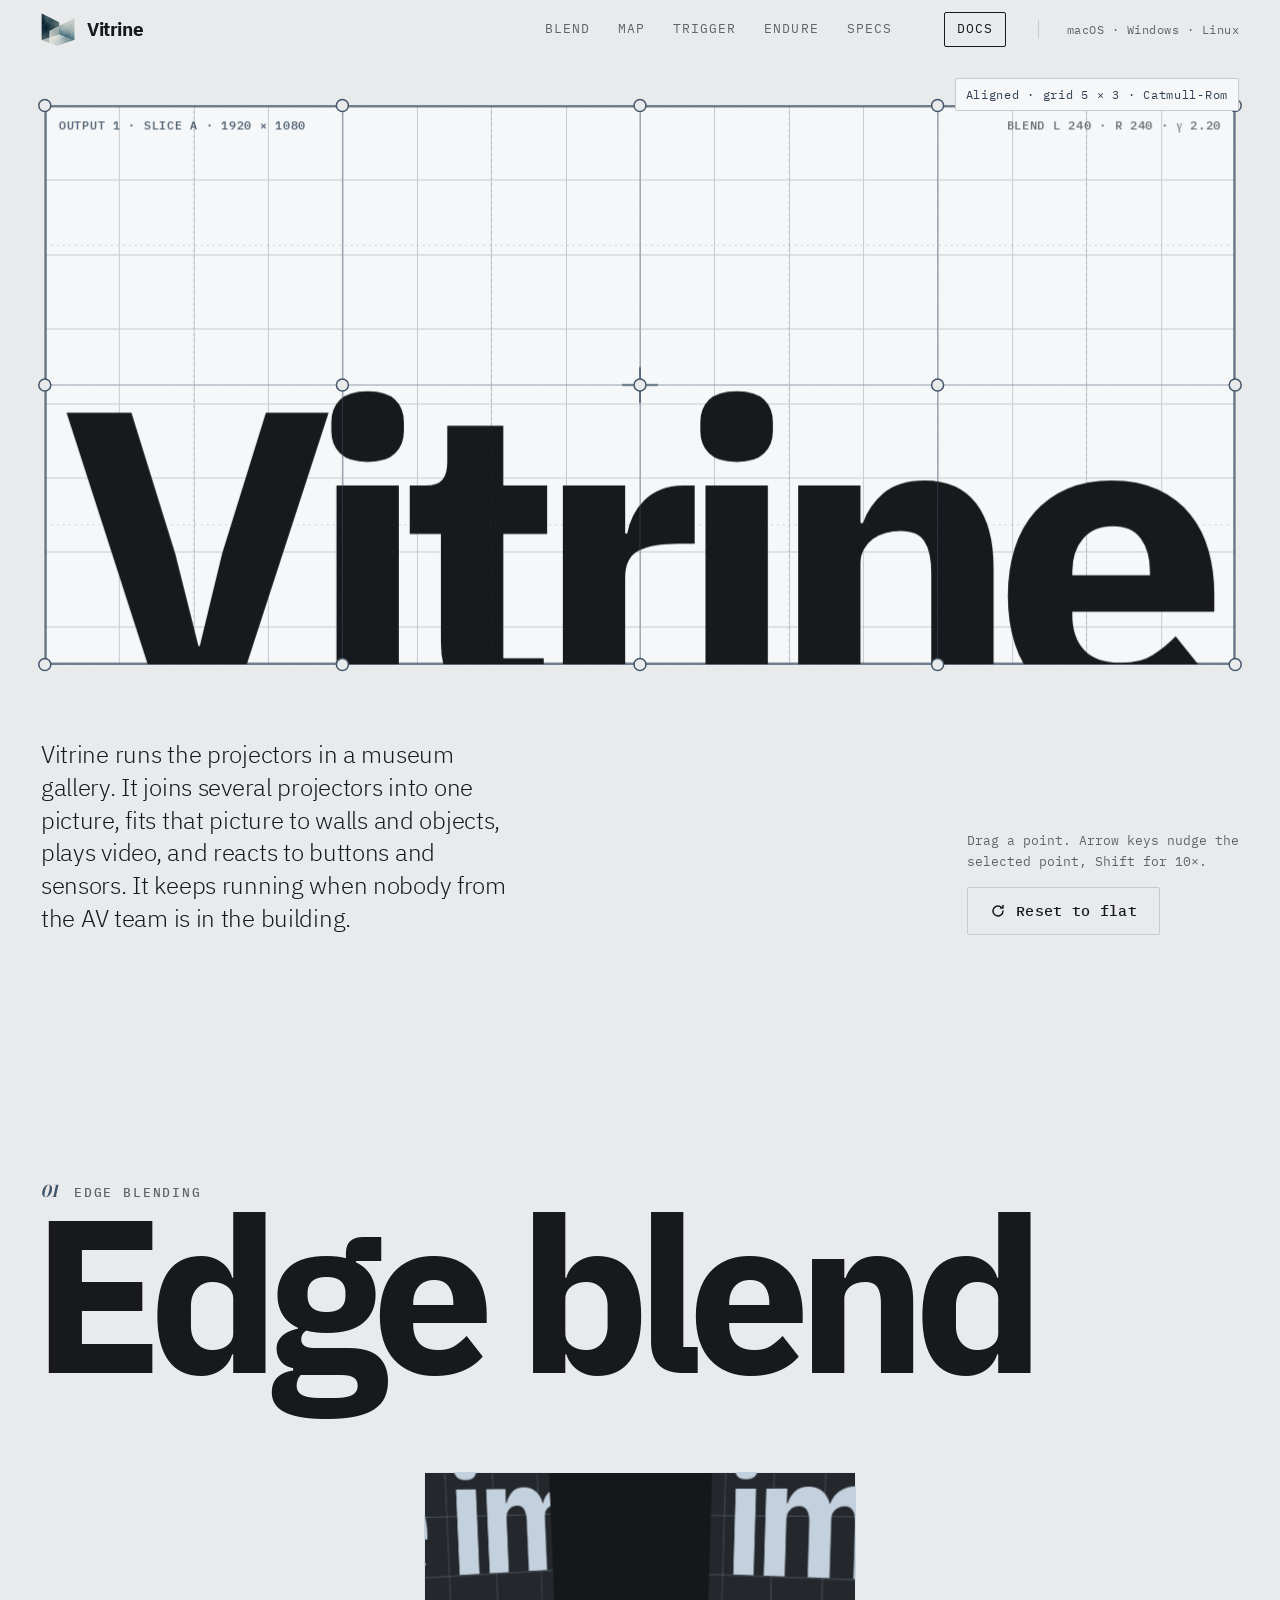
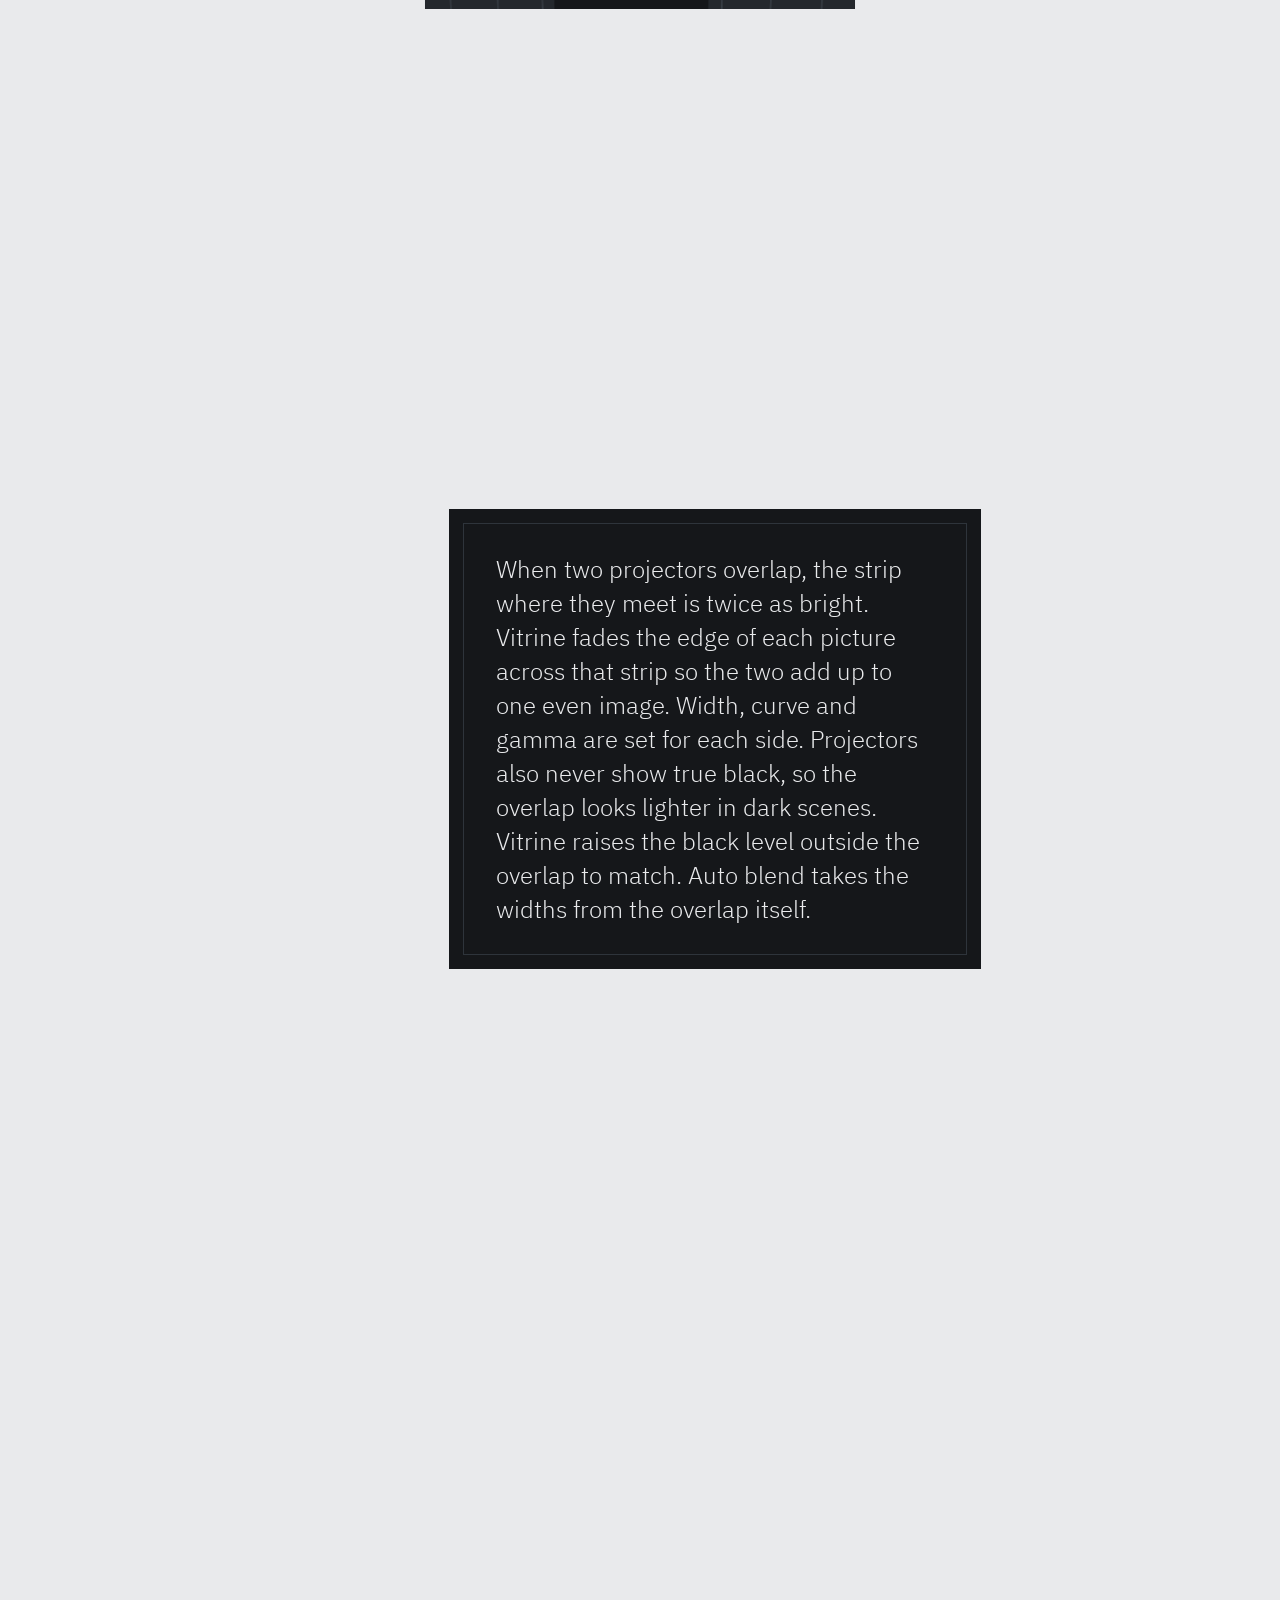
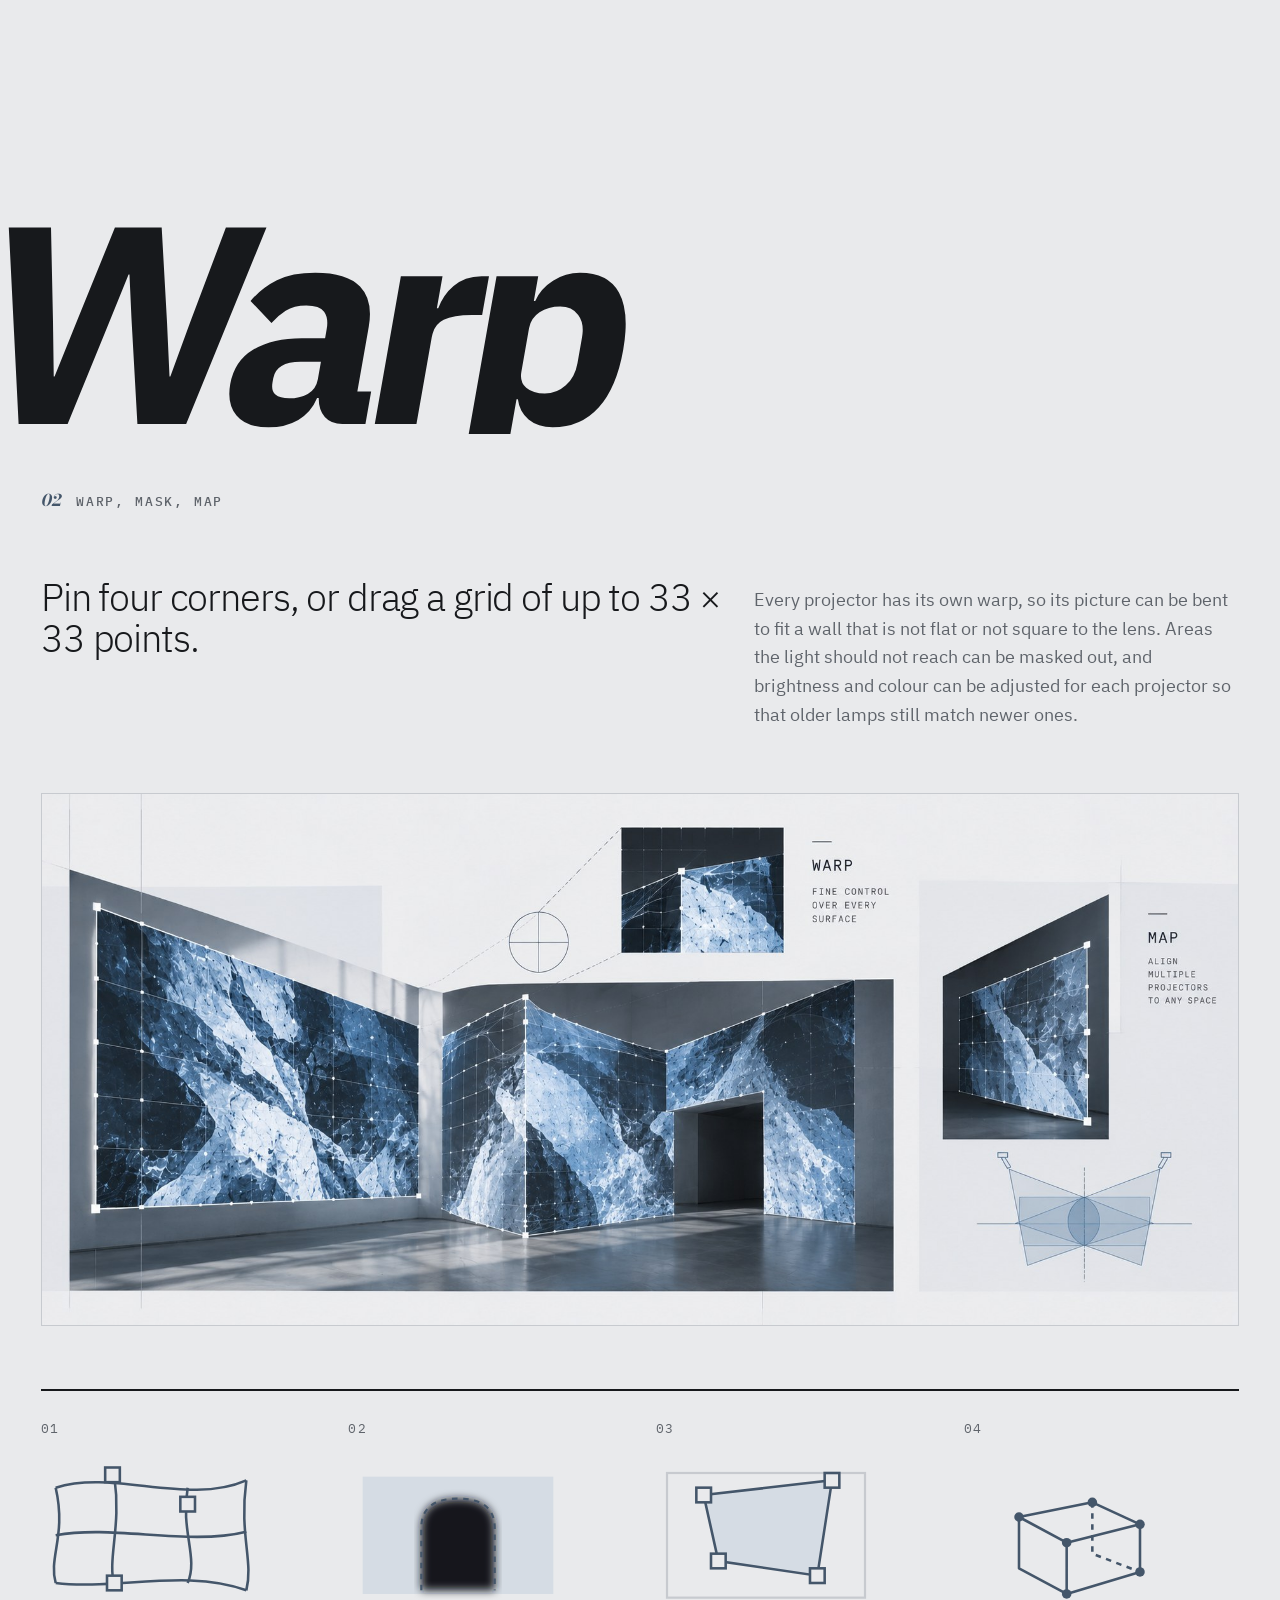
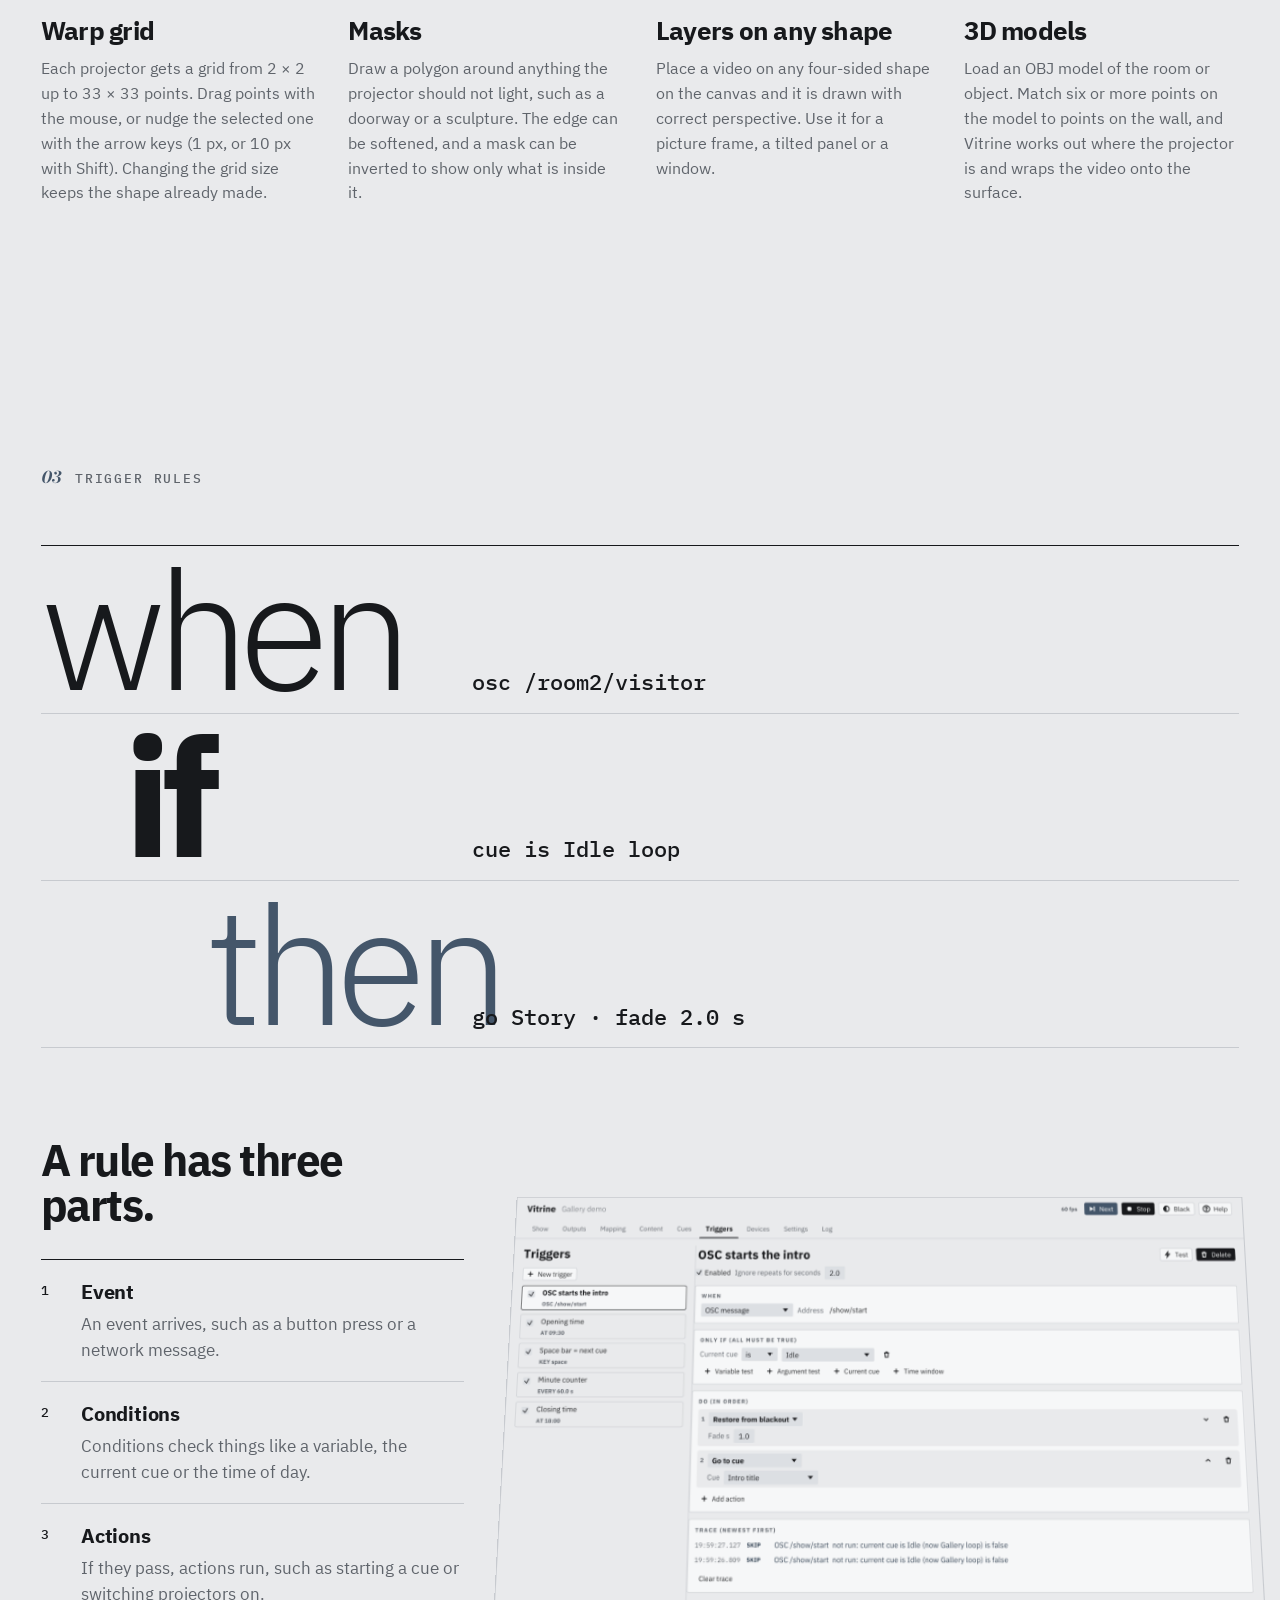
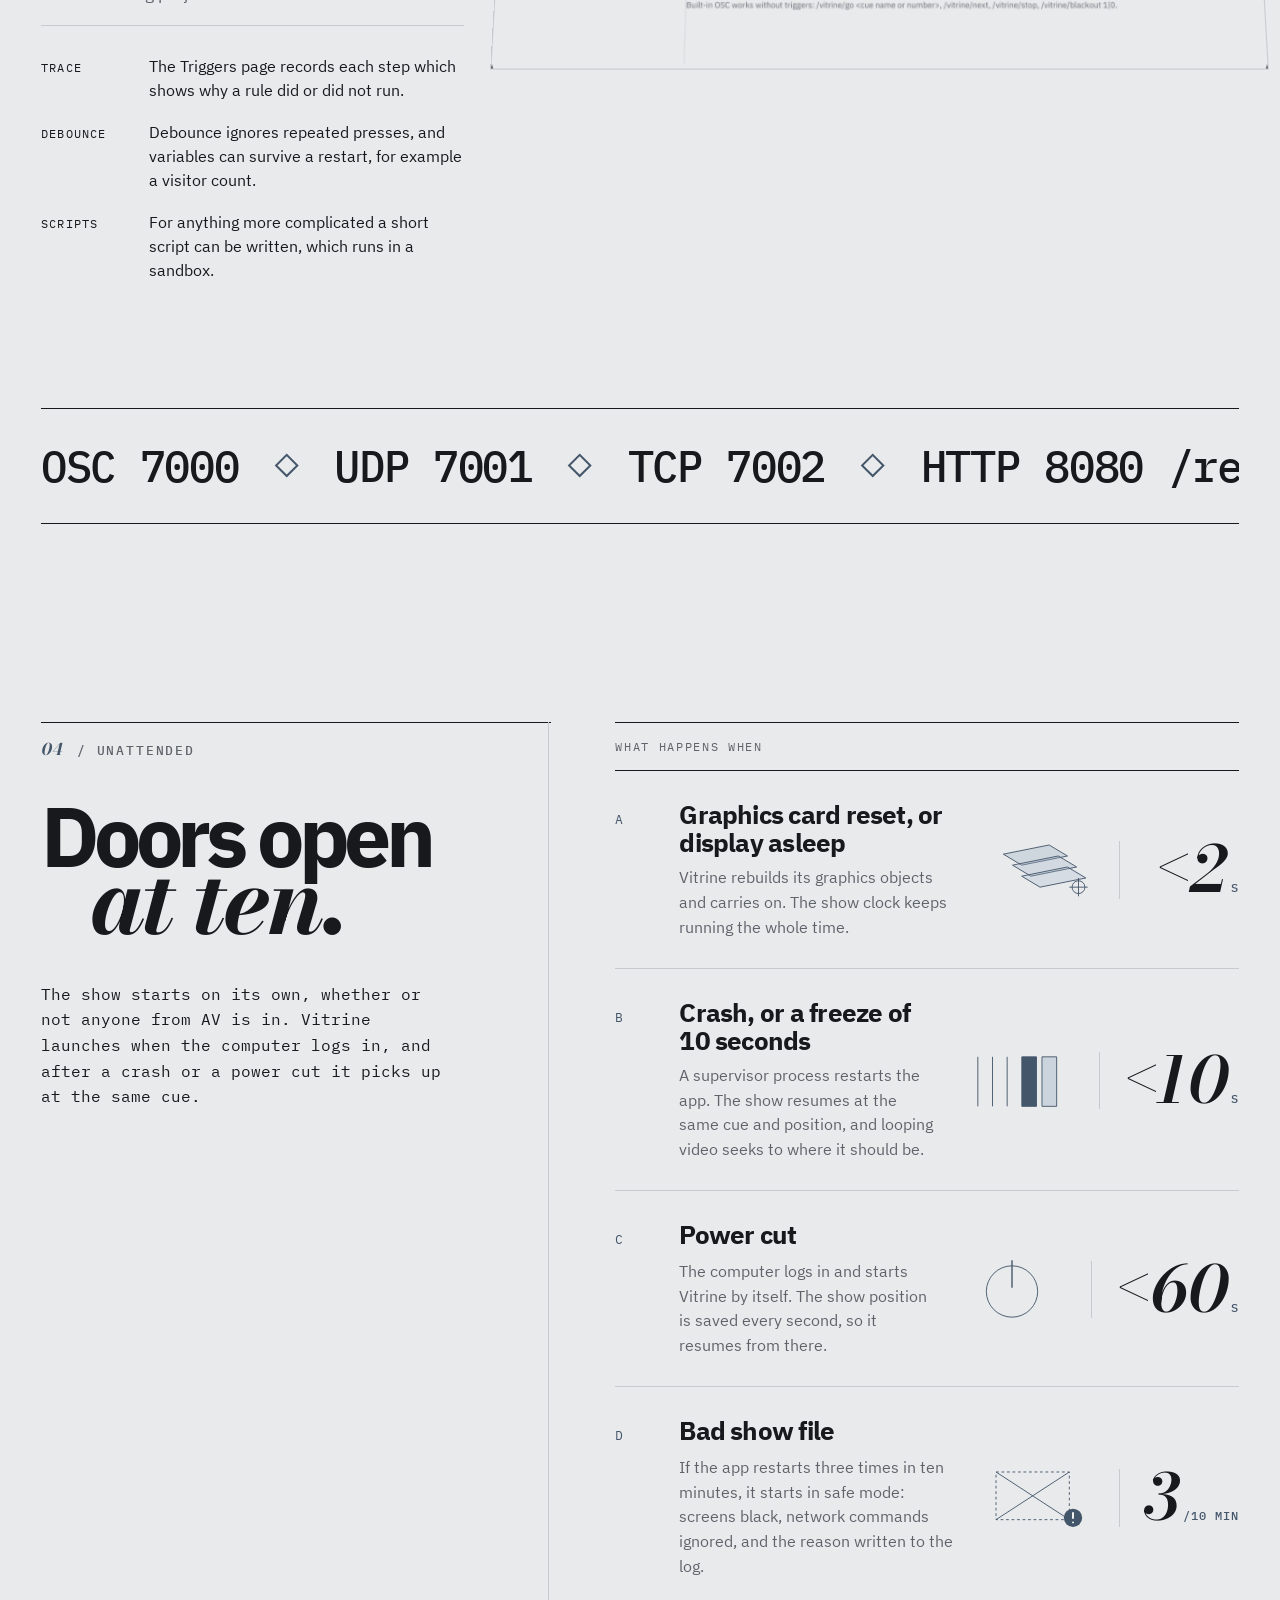
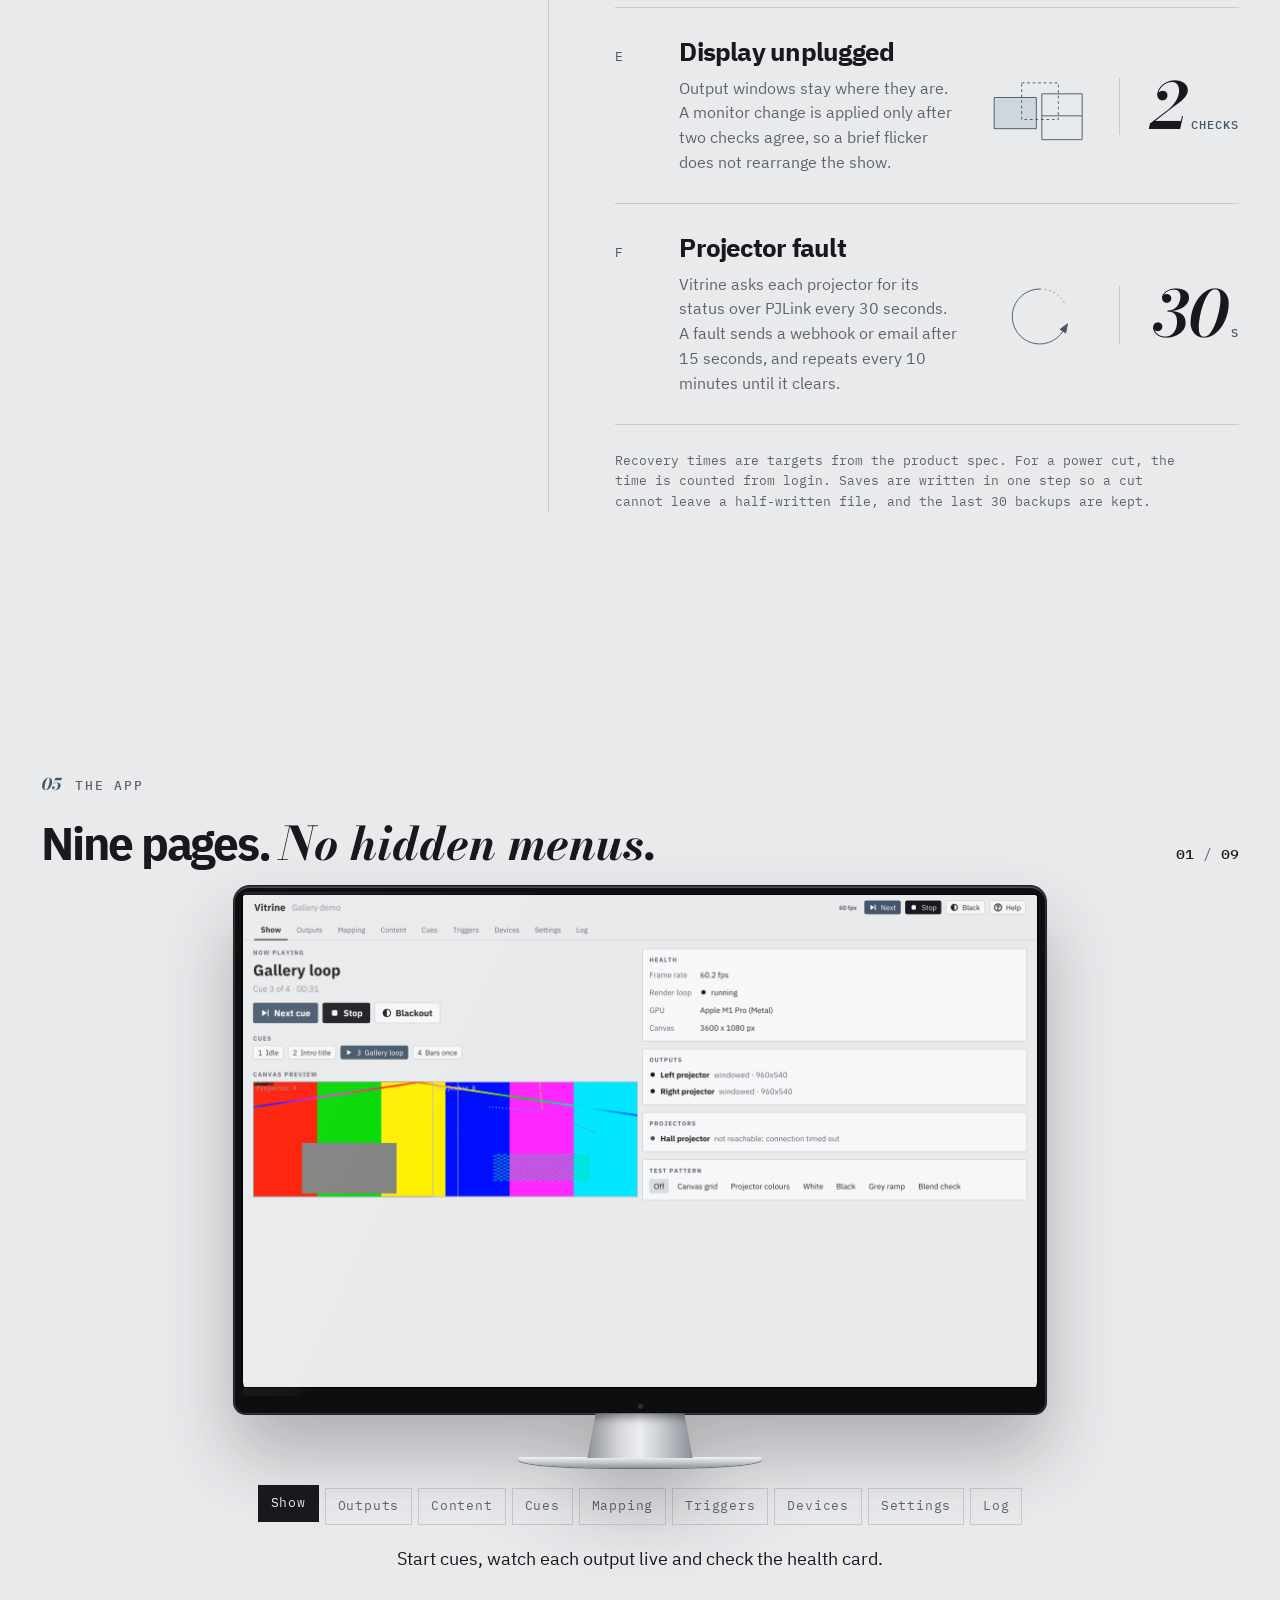
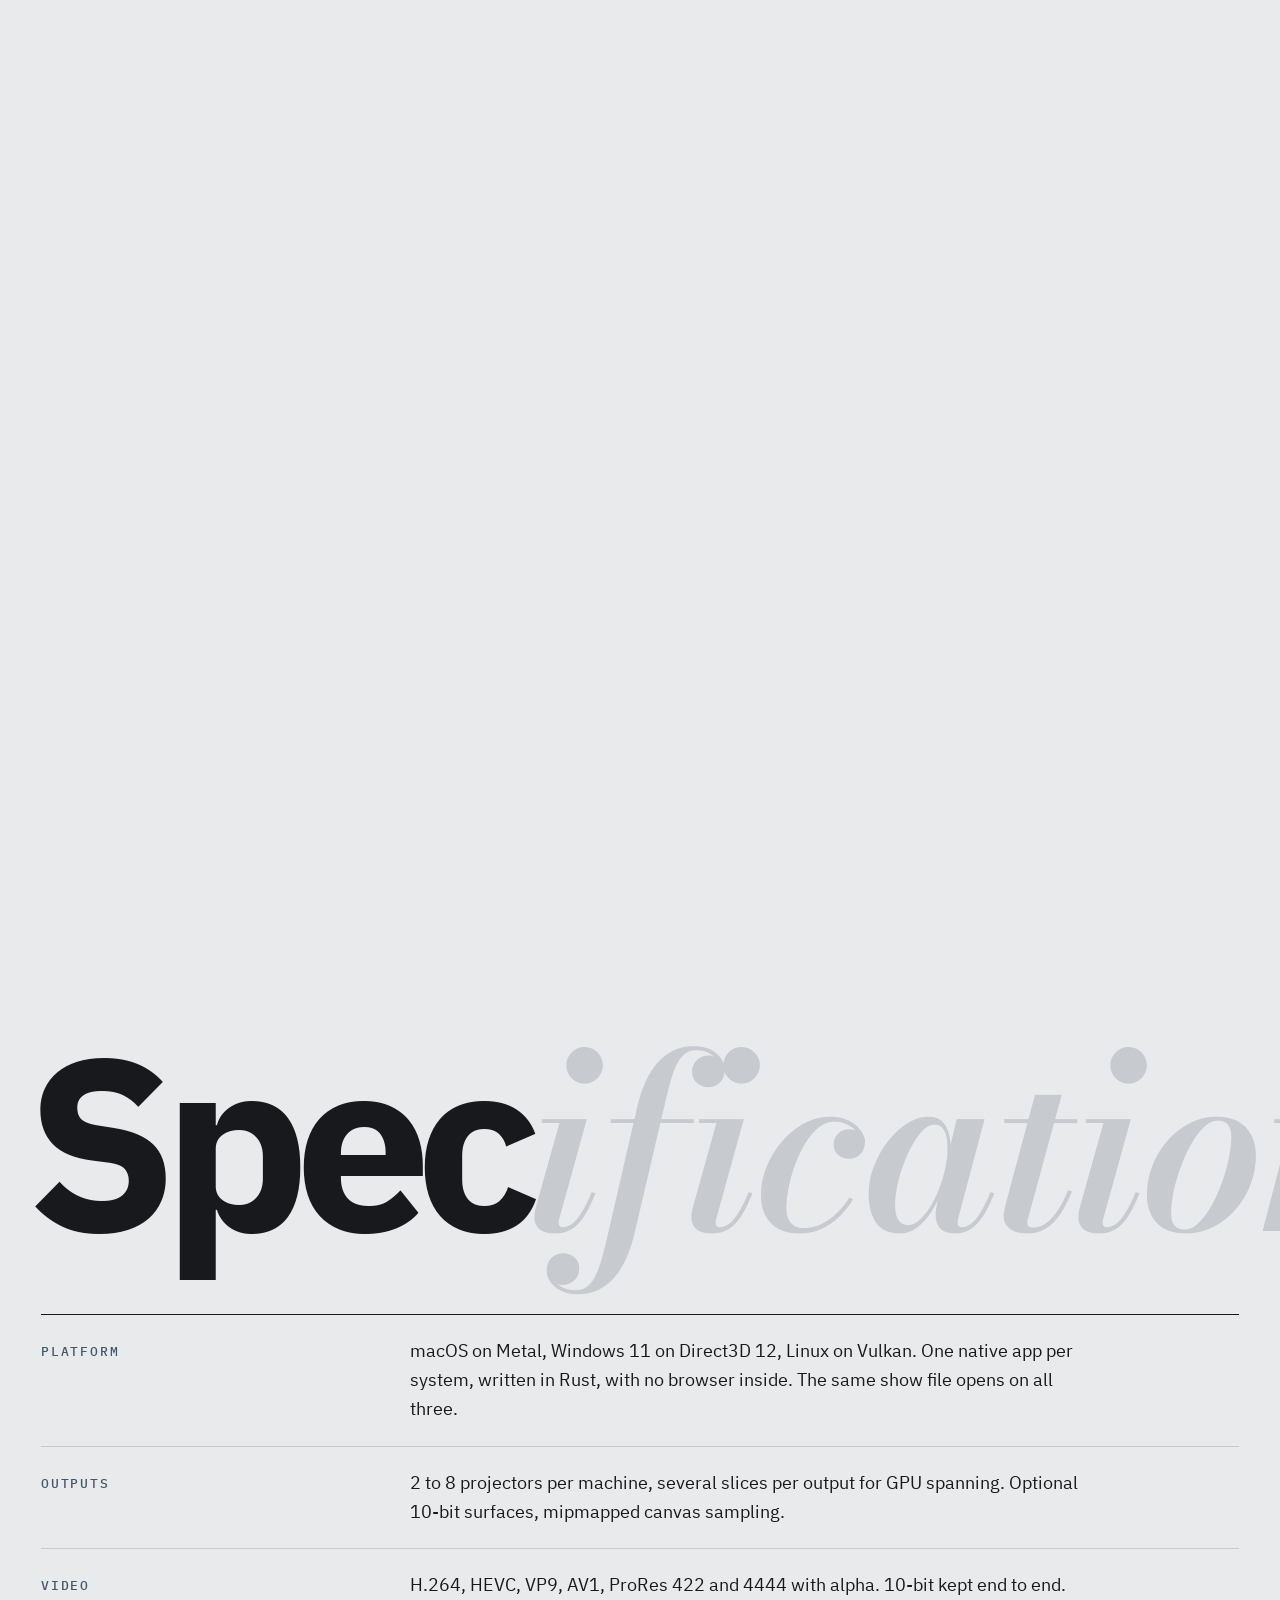
<file: index.html>
<!doctype html>
<html lang="en">
<head>
<meta charset="utf-8">
<meta name="viewport" content="width=device-width, initial-scale=1">
<title>Vitrine</title>
<meta name="description" content="Projection show control for permanent museum installations: edge blending, warp and mask mapping, cues and trigger rules in one native app.">
<link rel="icon" href="img/favicon.png">
<link rel="stylesheet" href="style.css">
</head>
<body>

<header class="top">
  <a class="brand" href="#top" aria-label="Vitrine, back to top">
    <img class="mark" src="img/logo-mark.png" width="240" height="227" alt="">
    <span>Vitrine</span>
  </a>
  <nav class="nav mono" aria-label="Sections">
    <a href="#blend">Blend</a><a href="#map">Map</a><a href="#trigger">Trigger</a><a href="#endure">Endure</a><a href="#specs">Specs</a>
  </nav>
  <a class="docs-link mono" href="help/index.html">Docs</a>
  <span class="status mono">macOS · Windows · Linux</span>
</header>

<main id="top">

<!-- 00 HERO: the signature interaction, a draggable warp grid -->
<section class="hero" aria-label="Introduction">
  <div class="stage" id="stage">
    <canvas id="warpGL" aria-hidden="true"></canvas>
    <svg id="warpUI" role="group" aria-label="Warp grid, 5 by 3 points. Focus a point and use the arrow keys to move it."></svg>
    <h1 class="sr-only">Vitrine</h1>
    <div class="readout mono" id="readout" aria-live="polite">Warp grid 5 × 3 · Catmull-Rom</div>
  </div>
  <div class="hero-foot">
    <p class="lede" data-split>Vitrine runs the projectors in a museum gallery. It joins several projectors into one picture, fits that picture to walls and objects, plays video, and reacts to buttons and sensors. It keeps running when nobody from the AV team is in the building.</p>
    <div class="hint mono">
      <span>Drag a point. Arrow keys nudge the selected point, Shift for 10×.</span>
      <button type="button" id="warpReset" class="btn-line">
        <svg viewBox="0 0 16 16" aria-hidden="true"><path d="M13 8a5 5 0 1 1-1.6-3.7"/><path d="M13 2.5V5h-2.5"/></svg>
        Reset to flat
      </button>
    </div>
  </div>
</section>

<!-- 01 BLEND: pinned, scroll drives alignment, overlap, ramp, lift -->
<section class="blend" id="blend" data-scene="blend" aria-label="Edge blending">
  <div class="pin">
    <p class="kicker mono"><span>01</span> Edge blending</p>
    <h2 class="giant giant-out" aria-hidden="true">Edge blend</h2>
    <div class="panel" id="blendPanel">
      <h2 class="giant giant-in">Edge blend</h2>
      <div class="raster" id="raster">
        <div class="proj a"><div class="floor"></div><div class="content"><div class="scene-art"><span>One image</span></div></div></div>
        <div class="proj b"><div class="floor"></div><div class="content"><div class="scene-art"><span>One image</span></div></div></div>
        <div class="lift la"></div><div class="lift lb"></div>
        <div class="band mono"><span>Overlap · 2× light</span></div>
      </div>
      <ol class="steps mono">
        <li data-step="0"><b>01 Align</b><span>Fit each projector to the wall</span></li>
        <li data-step="1"><b>02 Overlap</b><span>Where two meet, the wall gets double light</span></li>
        <li data-step="2"><b>03 Ramp</b><span>width 240 · curve 2.00 · gamma 2.20</span></li>
        <li data-step="3"><b>04 Lift</b><span>black lift 0.030 · feather 16 px</span></li>
      </ol>
      <svg class="ramp" viewBox="0 0 160 90" aria-hidden="true">
        <path class="axis" d="M8 82 H152 M8 82 V8"/>
        <path class="ra" d="M8 10 C 60 10, 100 82, 152 82" pathLength="1"/>
        <path class="rb" d="M8 82 C 60 82, 100 10, 152 10" pathLength="1"/>
      </svg>
    </div>
  </div>
  <div class="blend-copy">
    <p data-split>When two projectors overlap, the strip where they meet is twice as bright. Vitrine fades the edge of each picture across that strip so the two add up to one even image. Width, curve and gamma are set for each side. Projectors also never show true black, so the overlap looks lighter in dark scenes. Vitrine raises the black level outside the overlap to match. Auto blend takes the widths from the overlap itself.</p>
  </div>
</section>

<!-- 02 MAP: photo band, canvas crop corner-pinned by scroll, panel crop, feature cards -->
<section class="map" id="map" data-scene="map" aria-label="Projection mapping">
  <div class="warp-head"><h2 class="giant warp-word" aria-hidden="true">Warp</h2></div>
  <div class="map-grid">
    <p class="kicker mono"><span>02</span> Warp, mask, map</p>
    <div class="map-copy">
      <h3 class="h3" data-split>Pin four corners, or drag a grid of up to 33 × 33 points.</h3>
      <p>Every projector has its own warp, so its picture can be bent to fit a wall that is not flat or not square to the lens. Areas the light should not reach can be masked out, and brightness and colour can be adjusted for each projector so that older lamps still match newer ones.</p>
    </div>
    <figure class="warp-fig" data-wipe>
      <img src="img/warp-map.jpg" width="1881" height="836" alt="Projection mapping diagram: a warp grid pinned to a wall, a zoomed corner point, a second projector aligned to a room, and a plan view of two projectors overlapping." loading="lazy">
    </figure>
    <ul class="cards">
      <li class="card c-grid">
        <svg viewBox="0 0 120 80" aria-hidden="true"><g fill="none" stroke="currentColor" stroke-width="1.4"><path d="M8 14 C 40 4, 80 24, 112 10 M8 40 C 40 34, 80 46, 112 38 M8 66 C 40 70, 80 58, 112 70"/><path d="M8 14 C 14 40, 4 52, 8 66 M40 8 C 44 36, 36 52, 40 68 M80 14 C 76 38, 86 52, 80 66 M112 10 C 108 40, 116 54, 112 70"/></g><g fill="var(--paper)" stroke="var(--accent)" stroke-width="1.4"><rect x="35" y="3" width="8" height="8"/><rect x="76" y="19" width="8" height="8"/><rect x="36" y="62" width="8" height="8"/></g></svg>
        <h4>Warp grid</h4>
        <p>Each projector gets a grid from 2 × 2 up to 33 × 33 points. Drag points with the mouse, or nudge the selected one with the arrow keys (1 px, or 10 px with Shift). Changing the grid size keeps the shape already made.</p>
      </li>
      <li class="card c-mask">
        <svg viewBox="0 0 120 80" aria-hidden="true"><defs><filter id="ft"><feGaussianBlur stdDeviation="2.2"/></filter></defs><rect x="8" y="8" width="104" height="64" fill="var(--accent-bg)"/><path d="M40 70 V36 Q40 20 60 20 Q80 20 80 36 V70 Z" fill="var(--ink)" filter="url(#ft)"/><path d="M40 70 V36 Q40 20 60 20 Q80 20 80 36 V70" fill="none" stroke="var(--accent)" stroke-width="1.2" stroke-dasharray="3 3"/></svg>
        <h4>Masks</h4>
        <p>Draw a polygon around anything the projector should not light, such as a doorway or a sculpture. The edge can be softened, and a mask can be inverted to show only what is inside it.</p>
      </li>
      <li class="card c-quad">
        <svg viewBox="0 0 120 80" aria-hidden="true"><rect x="6" y="6" width="108" height="68" fill="none" stroke="var(--line)" stroke-width="1.2"/><path d="M26 18 L96 10 L88 62 L34 54 Z" fill="var(--accent-bg)" stroke="var(--accent)" stroke-width="1.4"/><g fill="var(--paper)" stroke="var(--accent)" stroke-width="1.4"><rect x="22" y="14" width="8" height="8"/><rect x="92" y="6" width="8" height="8"/><rect x="84" y="58" width="8" height="8"/><rect x="30" y="50" width="8" height="8"/></g></svg>
        <h4>Layers on any shape</h4>
        <p>Place a video on any four-sided shape on the canvas and it is drawn with correct perspective. Use it for a picture frame, a tilted panel or a window.</p>
      </li>
      <li class="card c-mesh">
        <svg viewBox="0 0 120 80" aria-hidden="true"><g fill="none" stroke="currentColor" stroke-width="1.4" stroke-linejoin="round"><path d="M30 30 L70 22 L96 34 L56 44 Z"/><path d="M30 30 V58 L56 72 V44 M96 34 V60 L56 72"/><path d="M70 22 V50 L96 60" stroke-dasharray="3 3"/></g><g fill="var(--accent)"><circle cx="30" cy="30" r="2.6"/><circle cx="96" cy="34" r="2.6"/><circle cx="56" cy="72" r="2.6"/><circle cx="70" cy="22" r="2.6"/><circle cx="56" cy="44" r="2.6"/><circle cx="96" cy="60" r="2.6"/></g></svg>
        <h4>3D models</h4>
        <p>Load an OBJ model of the room or object. Match six or more points on the model to points on the wall, and Vitrine works out where the projector is and wraps the video onto the surface.</p>
      </li>
    </ul>
  </div>
</section>

<!-- 03 TRIGGER: the rule grammar set as type -->
<section class="trigger" id="trigger" aria-label="Trigger rules">
  <p class="kicker mono"><span>03</span> Trigger rules</p>
  <div class="rule" aria-label="Rule example">
    <div class="rl r-when"><span class="kw">when</span><span class="slot mono" data-cycle="when"></span></div>
    <div class="rl r-if"><span class="kw">if</span><span class="slot mono" data-cycle="if"></span></div>
    <div class="rl r-then"><span class="kw">then</span><span class="slot mono" data-cycle="then"></span></div>
  </div>
  <div class="trigger-body">
    <div class="tcopy">
      <p class="tlead" data-split>A rule has three parts.</p>
      <ol class="tparts">
        <li><b class="mono">1</b><h3>Event</h3><p>An event arrives, such as a button press or a network message.</p></li>
        <li><b class="mono">2</b><h3>Conditions</h3><p>Conditions check things like a variable, the current cue or the time of day.</p></li>
        <li><b class="mono">3</b><h3>Actions</h3><p>If they pass, actions run, such as starting a cue or switching projectors on.</p></li>
      </ol>
      <dl class="tnotes">
        <div><dt class="mono">Trace</dt><dd>The Triggers page records each step which shows why a rule did or did not run.</dd></div>
        <div><dt class="mono">Debounce</dt><dd>Debounce ignores repeated presses, and variables can survive a restart, for example a visitor count.</dd></div>
        <div><dt class="mono">Scripts</dt><dd>For anything more complicated a short script can be written, which runs in a sandbox.</dd></div>
      </dl>
    </div>
    <figure class="shot tilt" data-scene="tilt">
      <img src="img/triggers.png" width="1600" height="991" alt="The Triggers page: a list of rules with events, conditions, actions and the action trace." loading="lazy" data-wipe>
    </figure>
  </div>
  <div class="ticker" data-scene="ticker" aria-hidden="true">
    <div class="ticker-row mono">OSC 7000 <i></i> UDP 7001 <i></i> TCP 7002 <i></i> HTTP 8080 /remote /api /ws /health <i></i> Art-Net DMX <i></i> PJLink class 1 <i></i> Serial <i></i> MIDI <i></i> Schedules <i></i> QuickJS 100 ms · 16 MB <i></i> Cluster 7010 <i></i></div>
  </div>
</section>

<!-- 04 ENDURE: failure and recovery -->
<section class="endure" id="endure" aria-label="Reliability">
  <div class="endure-grid">
    <div class="endure-side">
      <p class="kicker mono"><span>04</span> / Unattended</p>
      <h2 class="giant"><span class="ln"><span>Doors open</span></span><span class="ln"><em>at ten.</em></span></h2>
      <p class="endure-lede" data-split>The show starts on its own, whether or not anyone from AV is in. Vitrine launches when the computer logs in, and after a crash or a power cut it picks up at the same cue.</p>
      <figure class="endure-fig" data-wipe>
        <img src="img/photo-museum.jpg" width="1339" height="793" alt="A dark museum hall with two large projected walls and ceiling-mounted projectors." loading="lazy">
        <svg class="fig-mark" viewBox="0 0 200 200" aria-hidden="true"><path d="M10 90H70A120 120 0 0 1 190 210"/><path d="M100 20v70M65 55h70"/></svg>
        <i class="fig-inset" aria-hidden="true"></i>
        <figcaption class="mono">Two projected walls in a museum hall, run by one machine.</figcaption>
      </figure>
    </div>
    <div class="endure-main">
      <p class="caps mono">What happens when</p>
      <ol class="ledger">
    <li><span class="mono n">A</span><h3>Graphics card reset, or display asleep</h3><p>Vitrine rebuilds its graphics objects and carries on. The show clock keeps running the whole time.</p><svg class="dg" viewBox="0 0 120 80" aria-hidden="true" fill="none" stroke="currentColor" stroke-width="1"><path d="M20 22l50-10 20 12-50 10z" fill="#9FB3C7" fill-opacity=".35"/><path d="M30 34l50-10 20 12-50 10z" fill="#9FB3C7" fill-opacity=".3"/><path d="M40 46l50-10 20 12-50 10z" fill="#9FB3C7" fill-opacity=".25"/><circle cx="102" cy="58" r="7"/><path d="M102 48v20M92 58h20"/></svg><b class="t">&lt;2<small>s</small></b></li>
    <li><span class="mono n">B</span><h3>Crash, or a freeze of 10 seconds</h3><p>A supervisor process restarts the app. The show resumes at the same cue and position, and looping video seeks to where it should be.</p><svg class="dg" viewBox="0 0 120 80" aria-hidden="true" fill="none" stroke="currentColor" stroke-width="1"><path d="M14 14v54M30 14v54M46 14v54"/><path d="M62 14h16v54H62z" fill="#44566A"/><path d="M84 14h16v54H84z" fill="#9FB3C7" fill-opacity=".4"/></svg><b class="t">&lt;10<small>s</small></b></li>
    <li><span class="mono n">C</span><h3>Power cut</h3><p>The computer logs in and starts Vitrine by itself. The show position is saved every second, so it resumes from there.</p><svg class="dg" viewBox="0 0 120 80" aria-hidden="true" fill="none" stroke="currentColor" stroke-width="1"><circle cx="60" cy="42" r="28"/><path d="M60 8v30" stroke-width="1.5"/></svg><b class="t">&lt;60<small>s</small></b></li>
    <li><span class="mono n">D</span><h3>Bad show file</h3><p>If the app restarts three times in ten minutes, it starts in safe mode: screens black, network commands ignored, and the reason written to the log.</p><svg class="dg" viewBox="0 0 120 80" aria-hidden="true" fill="none" stroke="currentColor" stroke-width="1"><rect x="12" y="12" width="80" height="52" stroke-dasharray="3 3"/><path d="M12 12l80 52M92 12L12 64"/><circle cx="96" cy="62" r="10" fill="#44566A" stroke="none"/><path d="M96 56v7" stroke="#fff" stroke-width="2"/><circle cx="96" cy="67" r="1" fill="#fff" stroke="none"/></svg><b class="t">3<small>/10 min</small></b></li>
    <li><span class="mono n">E</span><h3>Display unplugged</h3><p>Output windows stay where they are. A monitor change is applied only after two checks agree, so a brief flicker does not rearrange the show.</p><svg class="dg" viewBox="0 0 120 80" aria-hidden="true" fill="none" stroke="currentColor" stroke-width="1"><path d="M10 30h46v34H10z" fill="#9FB3C7" fill-opacity=".35"/><path d="M40 14h40v40H40z" stroke-dasharray="3 3"/><path d="M62 26h44v50H62z" stroke="#44566A"/><path d="M62 50h44"/></svg><b class="t">2<small>checks</small></b></li>
    <li><span class="mono n">F</span><h3>Projector fault</h3><p>Vitrine asks each projector for its status over PJLink every 30 seconds. A fault sends a webhook or email after 15 seconds, and repeats every 10 minutes until it clears.</p><svg class="dg" viewBox="0 0 120 80" aria-hidden="true" fill="none" stroke="currentColor" stroke-width="1"><path d="M60 12a30 30 0 1 0 28 40" stroke="#44566A"/><path d="M60 12a30 30 0 0 1 28 18" stroke-dasharray="2 3" stroke-opacity=".6"/><path d="M82 56l8-6-2 10z" fill="#44566A"/></svg><b class="t">30<small>s</small></b></li>
  </ol>
      <p class="foot mono">Recovery times are targets from the product spec. For a power cut, the time is counted from login. Saves are written in one step so a cut cannot leave a half-written file, and the last 30 backups are kept.</p>
    </div>
  </div>
</section>

<!-- 05 GALLERY: horizontal, pinned -->
<section class="gallery" id="gallery" data-scene="gallery" aria-label="Application pages">
  <div class="pin">
    <div class="gal-head">
      <p class="kicker mono"><span>05</span> The app</p>
      <h2 class="h2">Nine pages. <br><em class="ital">No hidden menus.</em></h2>
      <p class="count mono"><span id="galCount">01</span> / <span id="galTotal">09</span></p>
    </div>
    <div class="monitor">
      <div class="bezel">
      <div class="strip" id="strip">
      <figure><img src="img/show.png" width="1600" height="991" alt="The Show page with the cue list and a live preview of each output" loading="lazy"><figcaption class="mono"><b>Show</b> Start cues, watch each output live and check the health card.</figcaption></figure>
      <figure><img src="img/outputs.png" width="1600" height="991" alt="The Outputs page binding a window to each display" loading="lazy"><figcaption class="mono"><b>Outputs</b> Assign a window to each display and choose which part of the canvas it shows.</figcaption></figure>
      <figure><img src="img/content.png" width="1600" height="991" alt="The Content page with the media library" loading="lazy"><figcaption class="mono"><b>Content</b> The media library: video, stills, live input and NDI® sources.</figcaption></figure>
      <figure><img src="img/cues.png" width="1600" height="991" alt="The Cues page editing layers and fades" loading="lazy"><figcaption class="mono"><b>Cues</b> Build a cue from layers, then set fades and what plays next.</figcaption></figure>
      <figure><img src="img/mapping.png" width="1600" height="991" alt="The Mapping page with a warp grid and the blend settings" loading="lazy"><figcaption class="mono"><b>Mapping</b> Warp, blend and mask each projector.</figcaption></figure>
      <figure><img src="img/triggers.png" width="1600" height="991" alt="The Triggers page with a list of rules and the action trace" loading="lazy"><figcaption class="mono"><b>Triggers</b> Rules that start cues from buttons, schedules and network messages.</figcaption></figure>
      <figure><img src="img/devices.png" width="1600" height="991" alt="The Devices page with projectors and network inputs" loading="lazy"><figcaption class="mono"><b>Devices</b> Projectors over PJLink, serial and MIDI ports, and audio outputs.</figcaption></figure>
      <figure><img src="img/settings.png" width="1600" height="991" alt="The Settings page" loading="lazy"><figcaption class="mono"><b>Settings</b> Auto start, edit PIN and the daily restart.</figcaption></figure>
      <figure><img src="img/log.png" width="1600" height="991" alt="The Log page with rotating log entries" loading="lazy"><figcaption class="mono"><b>Log</b> Events and faults from the last 14 days.</figcaption></figure>
    </div>
    </div>
      <div class="stand" aria-hidden="true"><i class="neck"></i><i class="foot"></i></div>
    </div>
    <nav class="dock" id="dock" aria-label="App pages"></nav>
    <p class="gal-cap" id="galCap" aria-live="polite"></p>
  </div>
</section>

<!-- 06 SPECS -->
<section class="specs" id="specs" aria-label="Specification">
  <h2 class="giant spec-word">Spec<span class="ital">ification</span></h2>
  <div class="sheet">
    <div class="row"><h3 class="mono">Platform</h3><p>macOS on Metal, Windows 11 on Direct3D 12, Linux on Vulkan. One native app per system, written in Rust, with no browser inside. The same show file opens on all three.</p></div>
    <div class="row"><h3 class="mono">Outputs</h3><p>2 to 8 projectors per machine, several slices per output for GPU spanning. Optional 10-bit surfaces, mipmapped canvas sampling.</p></div>
    <div class="row"><h3 class="mono">Video</h3><p>H.264, HEVC, VP9, AV1, ProRes 422 and 4444 with alpha. 10-bit kept end to end. PQ and HLG tone mapped for SDR projectors. Image sequences. Hardware decode with software fallback, zero-copy on macOS.</p></div>
    <div class="row"><h3 class="mono">Live input</h3><p>Cameras and capture cards, NDI® sources, SRT, RTSP and UDP streams. Reconnects every 2 s.</p></div>
    <div class="row"><h3 class="mono">Audio</h3><p>Per layer to a chosen device, opened at the clip's native rate. Surround passes through when the device has the channels.</p></div>
    <div class="row"><h3 class="mono">Control</h3><p>OSC, UDP, TCP, HTTP with WebSocket, Art-Net, PJLink, serial, MIDI, schedules. A tablet remote page for museum staff at <code>/remote</code>.</p></div>
    <div class="row"><h3 class="mono">Cluster</h3><p>One machine leads and the others follow. The leader sends the show clock 30 times a second over UDP and shares the show file over TCP. There is no hardware genlock.</p></div>
    <div class="row"><h3 class="mono">Privacy</h3><p>No telemetry, no outbound calls except alerts that have been set up. Optional API token, edit PIN, works fully offline.</p></div>
    <div class="row"><h3 class="mono">Licence</h3><p>Licensed per PC. One licence covers up to 2 PCs. It comes as a USB dongle or as a licence locked to the PC.</p></div>
  </div>
</section>

</main>

<footer class="end">
  <img class="logo-full" src="img/logo.png" width="720" height="720" alt="Vitrine logo: two translucent planes meeting at a corner, over the word Vitrine.">
  <div class="cta">
    <a class="btn" href="help/index.html">
      Read the documentation
      <svg viewBox="0 0 16 16" aria-hidden="true"><path d="M3 8h10M9 4l4 4-4 4"/></svg>
    </a>
    <!-- Download links: only the macOS DMG exists today. Fill in the Windows and Linux files before launch. -->
    <a class="btn-line" href="https://github.com/wittywit/Vitrine/releases/download/v0.2.0/Vitrine-0.2.0.dmg"><svg viewBox="0 0 16 16" aria-hidden="true"><path d="M8 2v9M4 7l4 4 4-4M2.5 14h11"/></svg>macOS</a>
    <a class="btn-line" href="#" data-todo="windows"><svg viewBox="0 0 16 16" aria-hidden="true"><path d="M8 2v9M4 7l4 4 4-4M2.5 14h11"/></svg>Windows 11</a>
    <a class="btn-line" href="#" data-todo="linux"><svg viewBox="0 0 16 16" aria-hidden="true"><path d="M8 2v9M4 7l4 4 4-4M2.5 14h11"/></svg>Linux</a>
  </div>
  <p class="legal mono">&copy; 2026 Studio Poetics&reg;. All rights reserved. Studio Poetics is a registered trademark.</p>
  <p class="legal mono">NDI® is a registered trademark of Vizrt NDI AB. IBM Plex is under the SIL Open Font License.</p>
  <div class="sign" aria-hidden="true">Vitrine</div>
</footer>

<script src="main.js"></script>
</body>
</html>
</file>
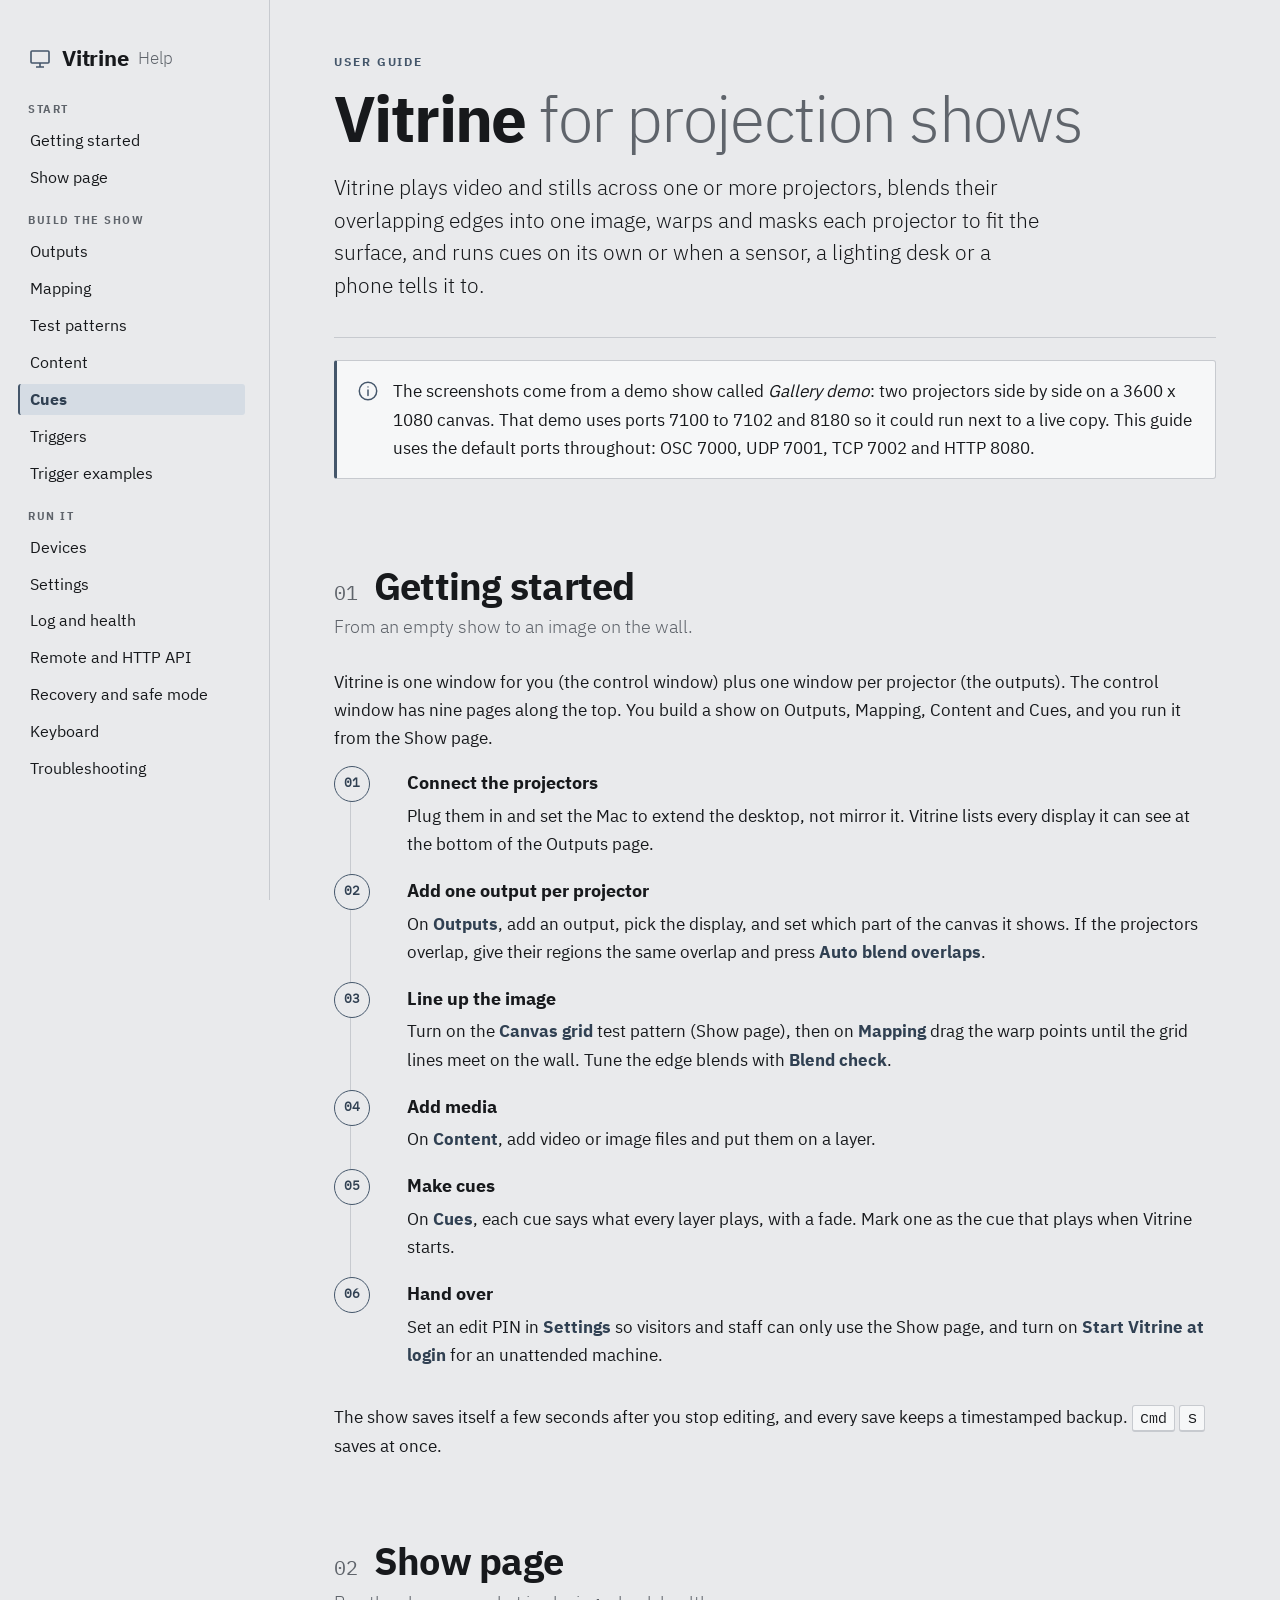
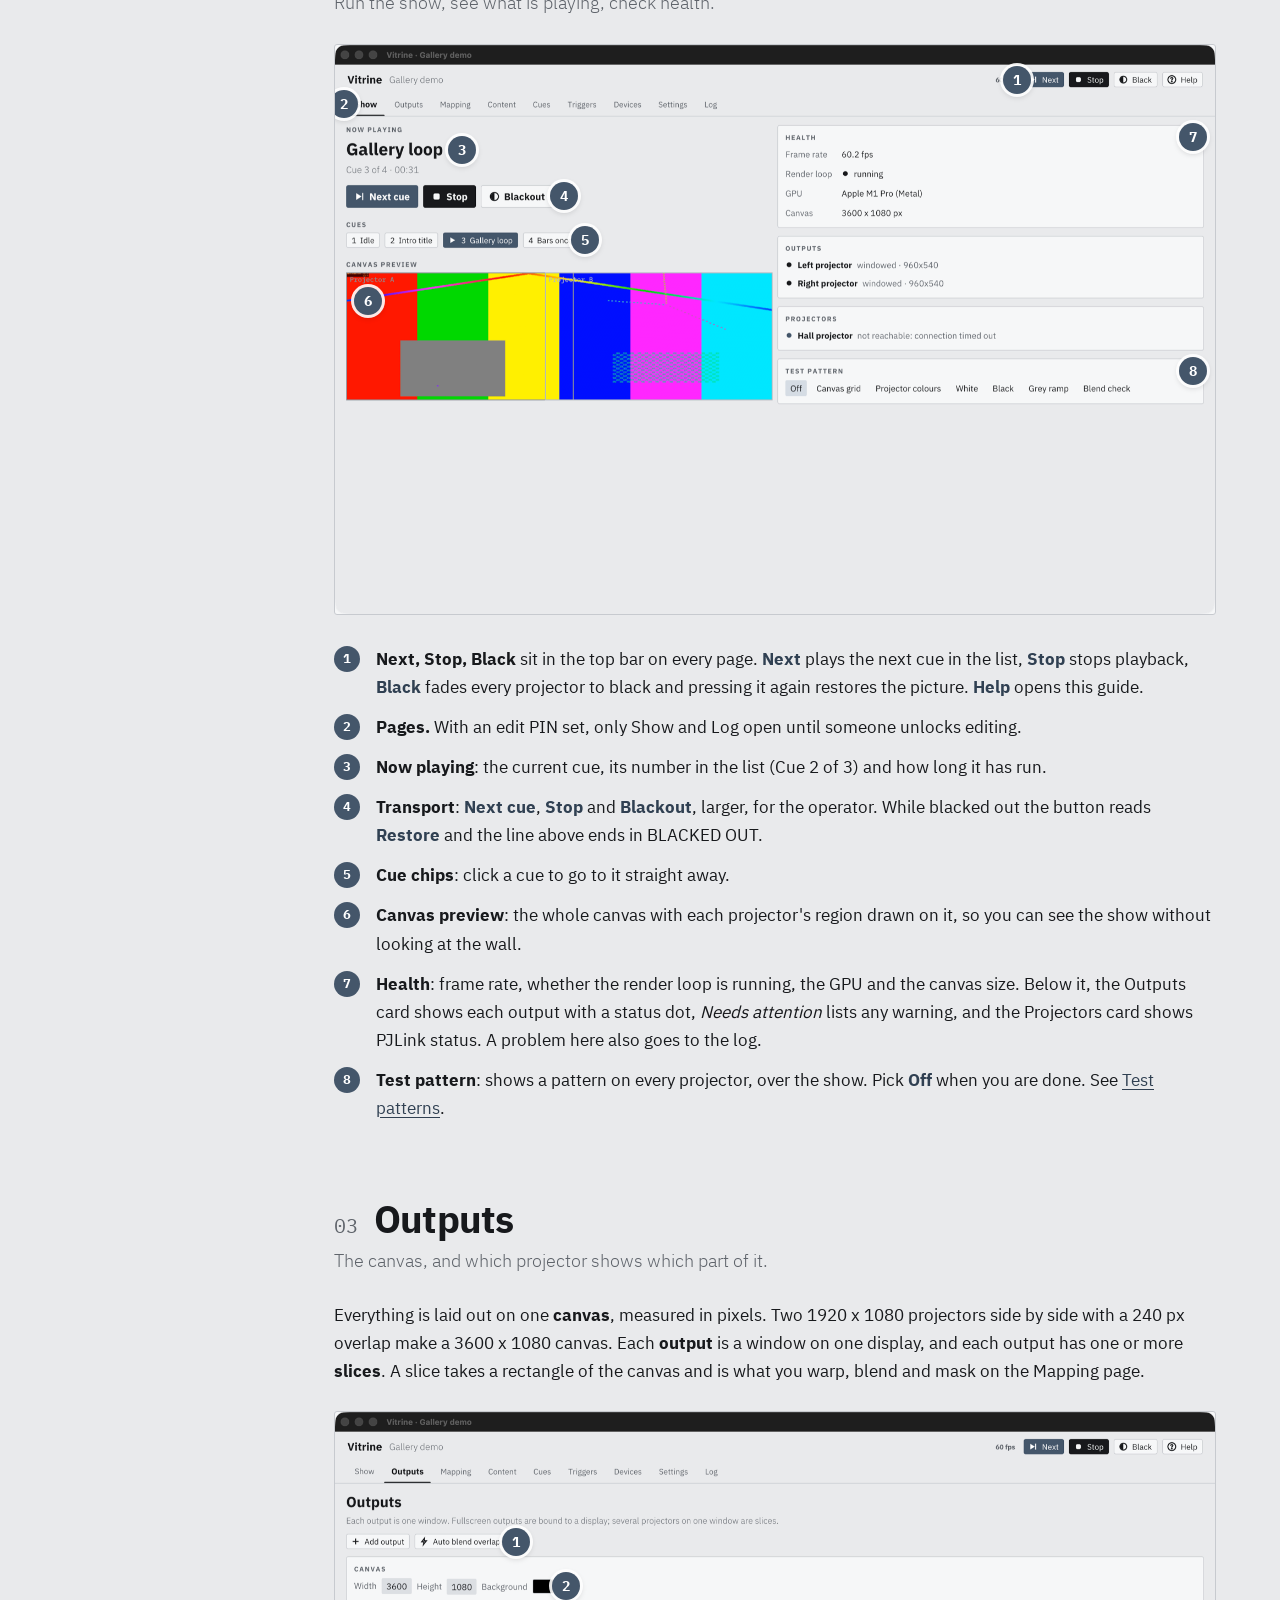
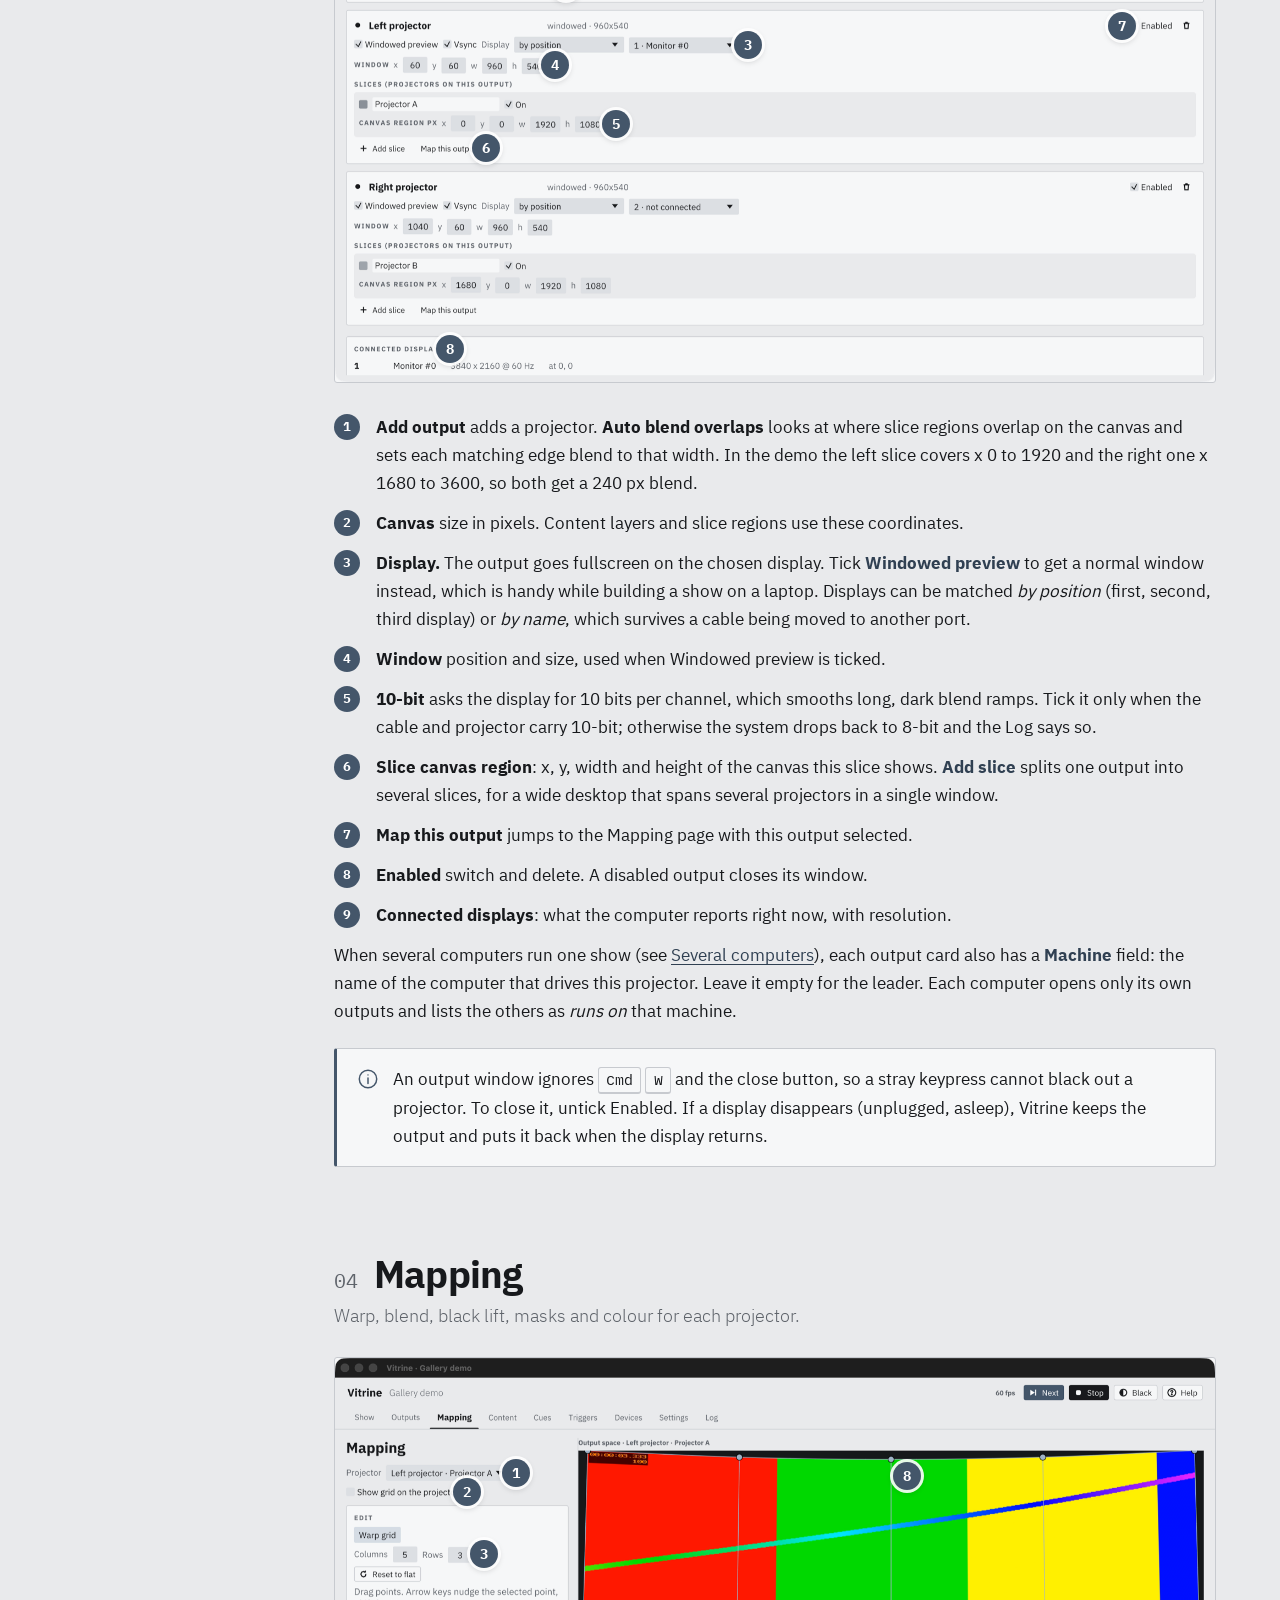
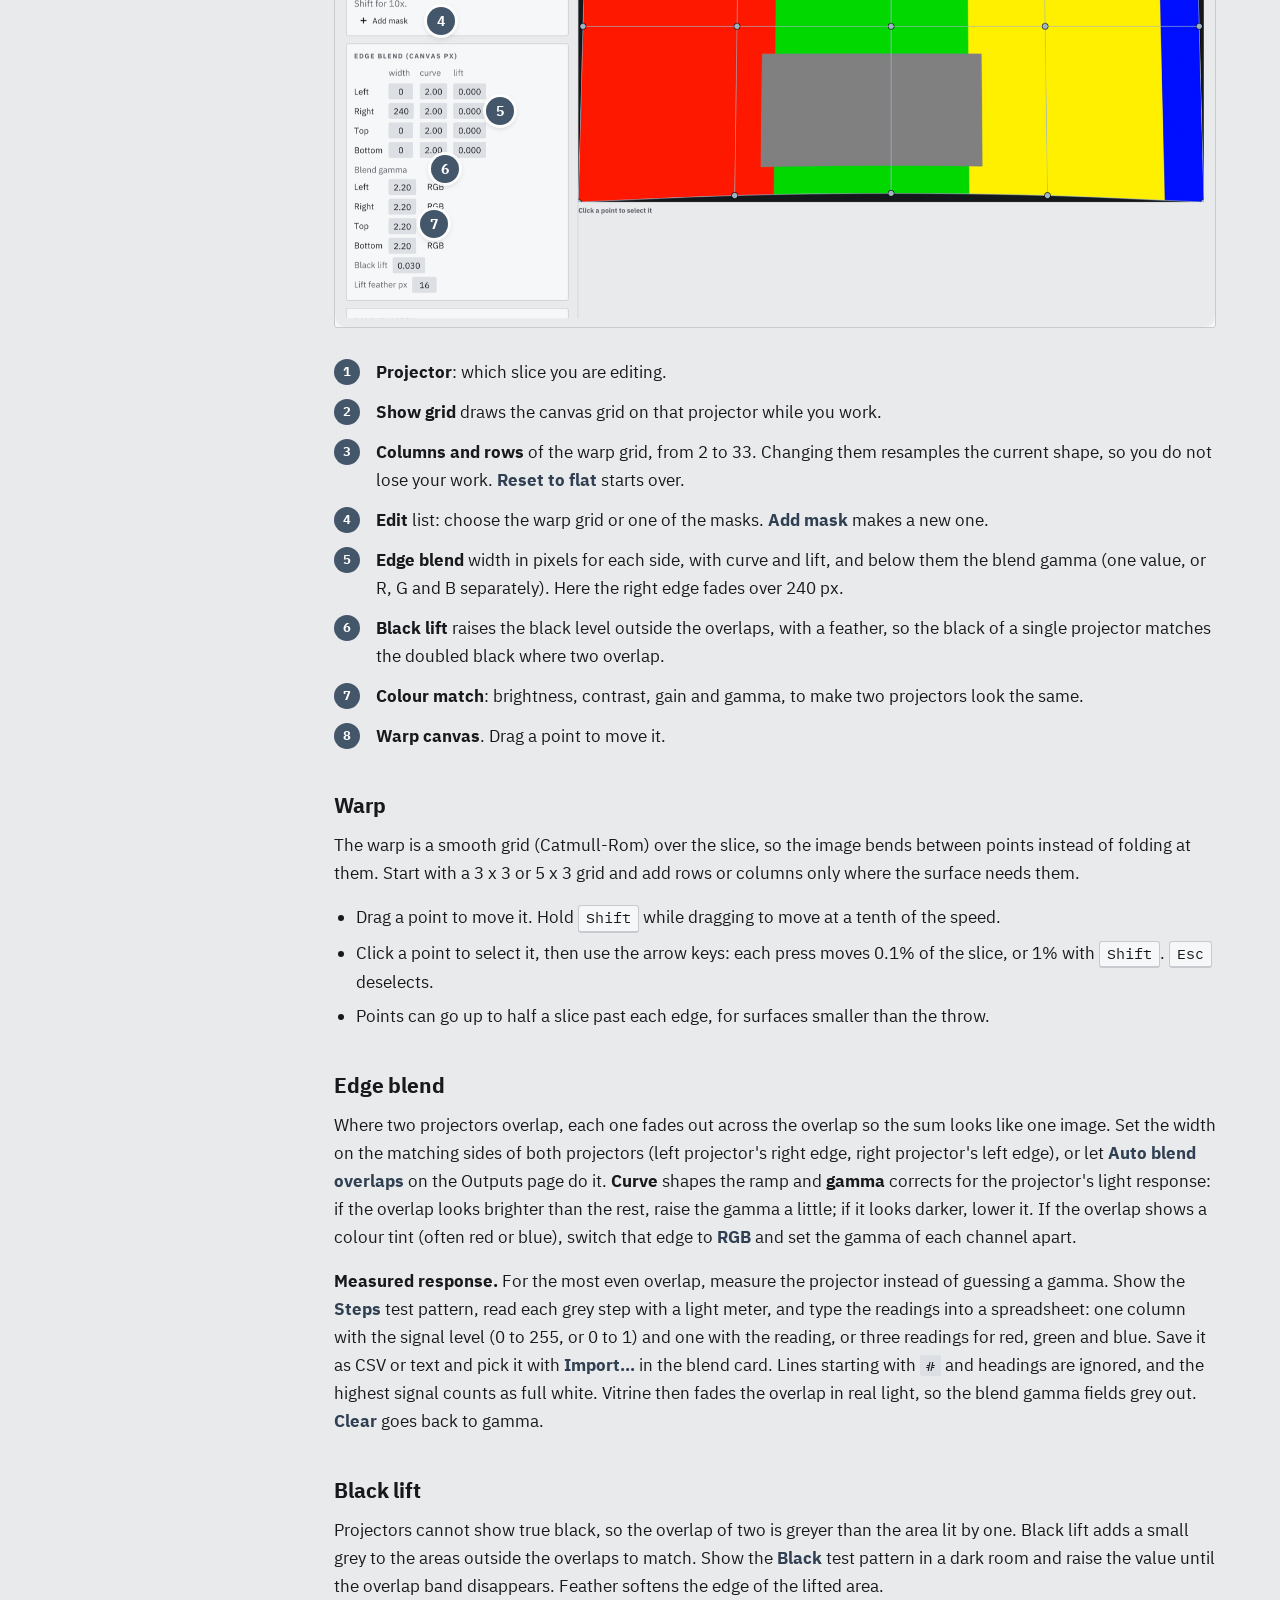
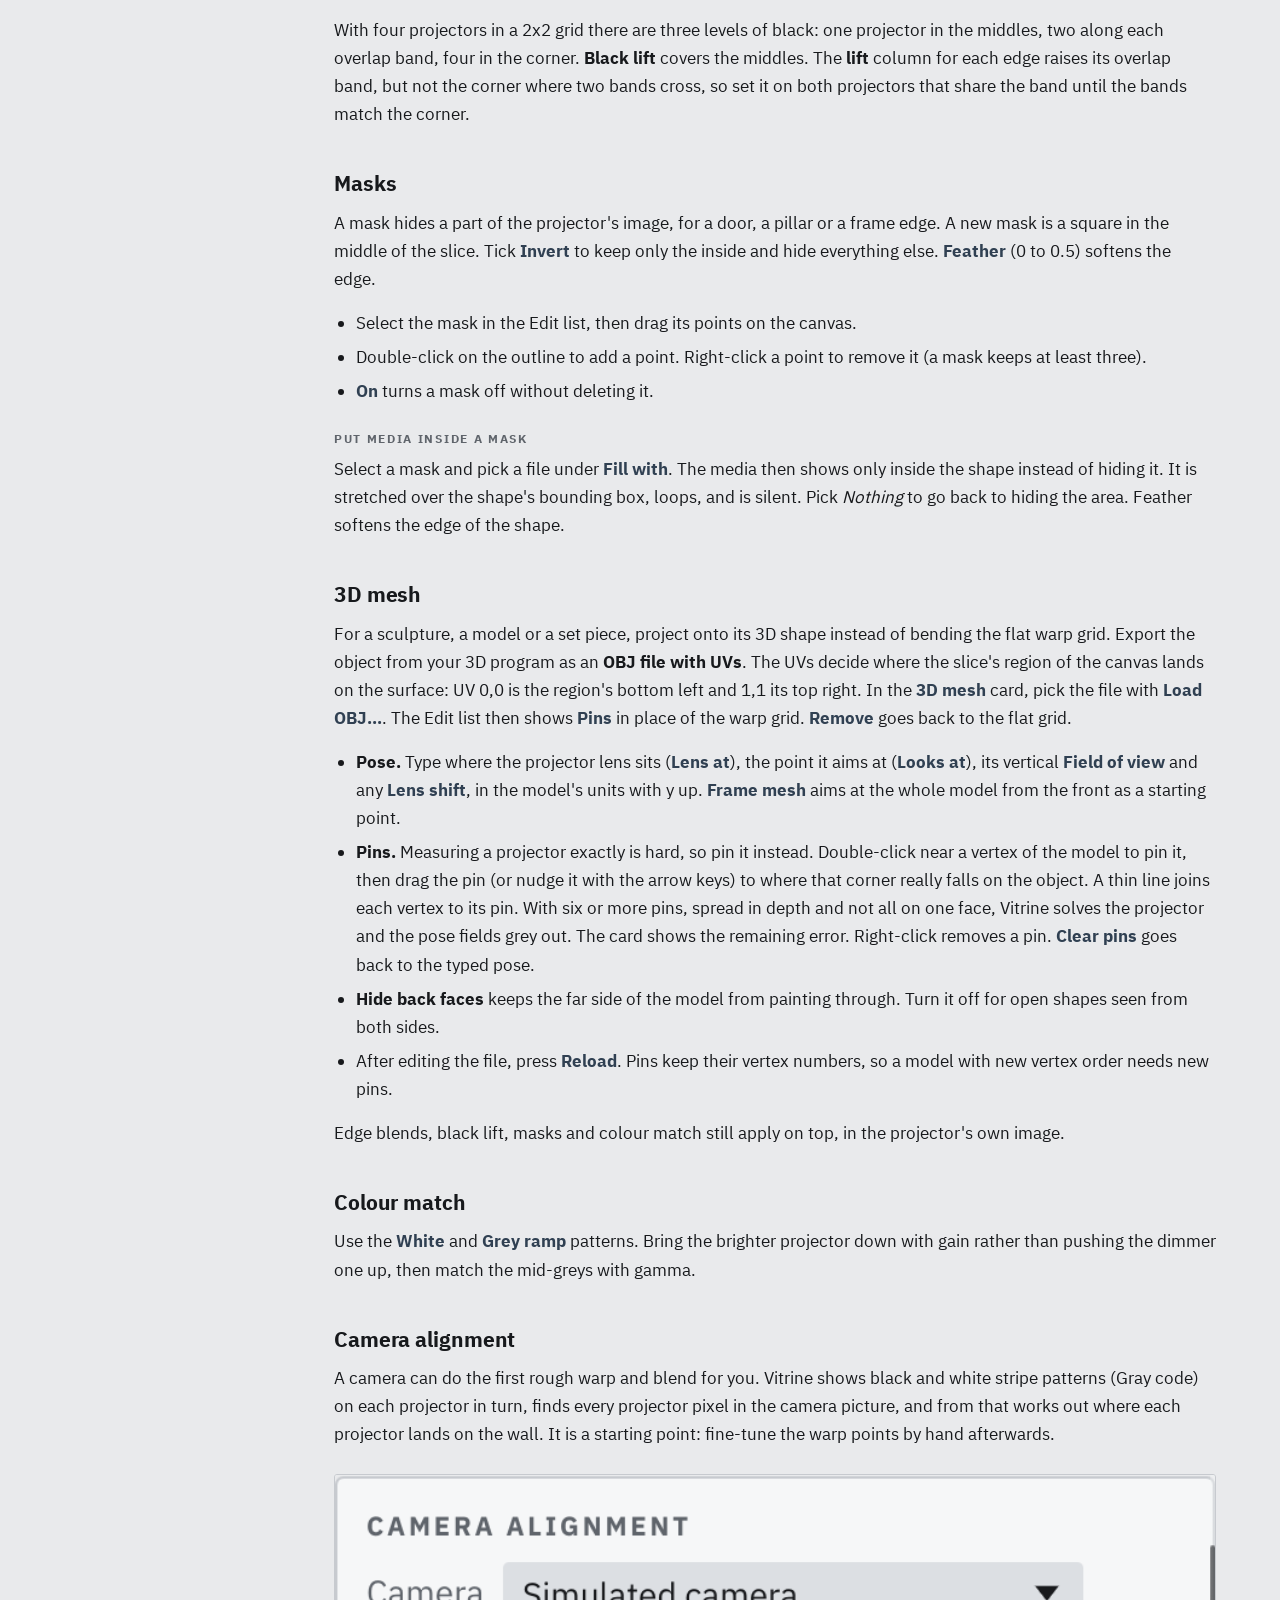
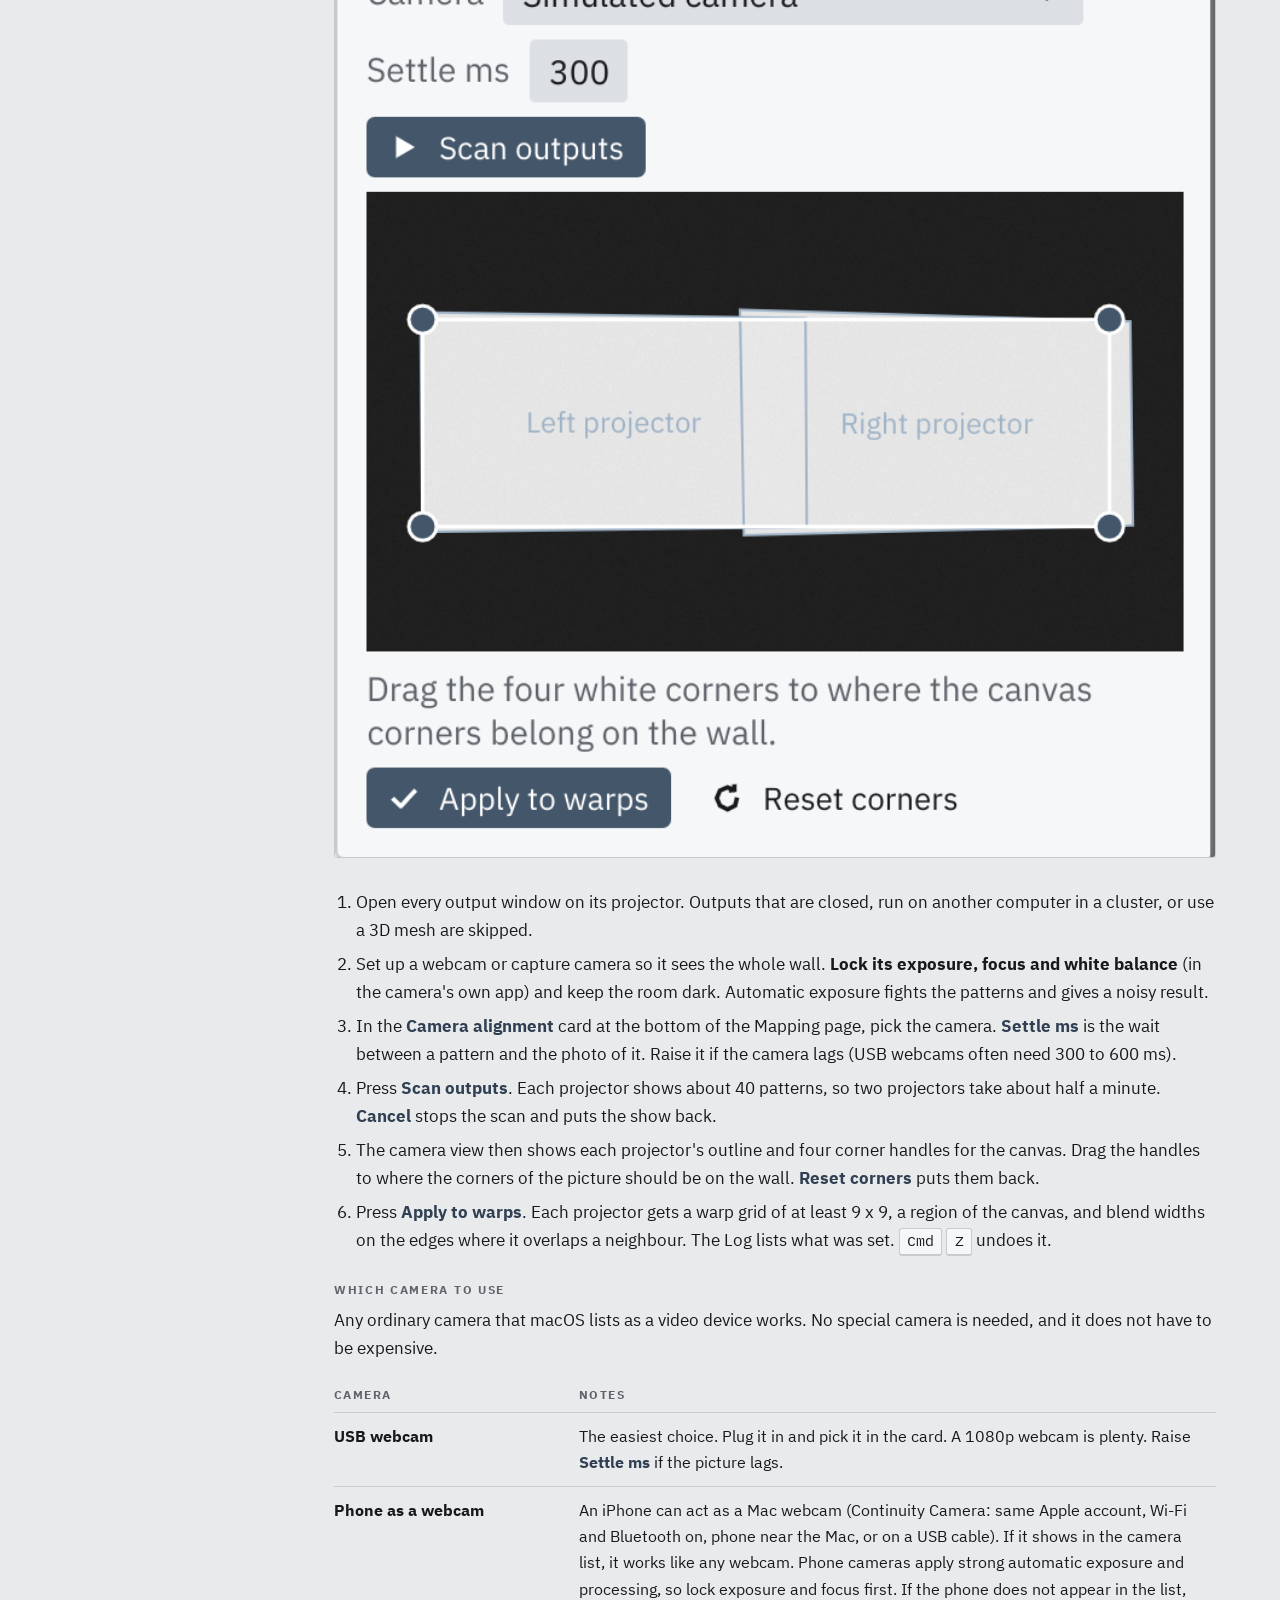
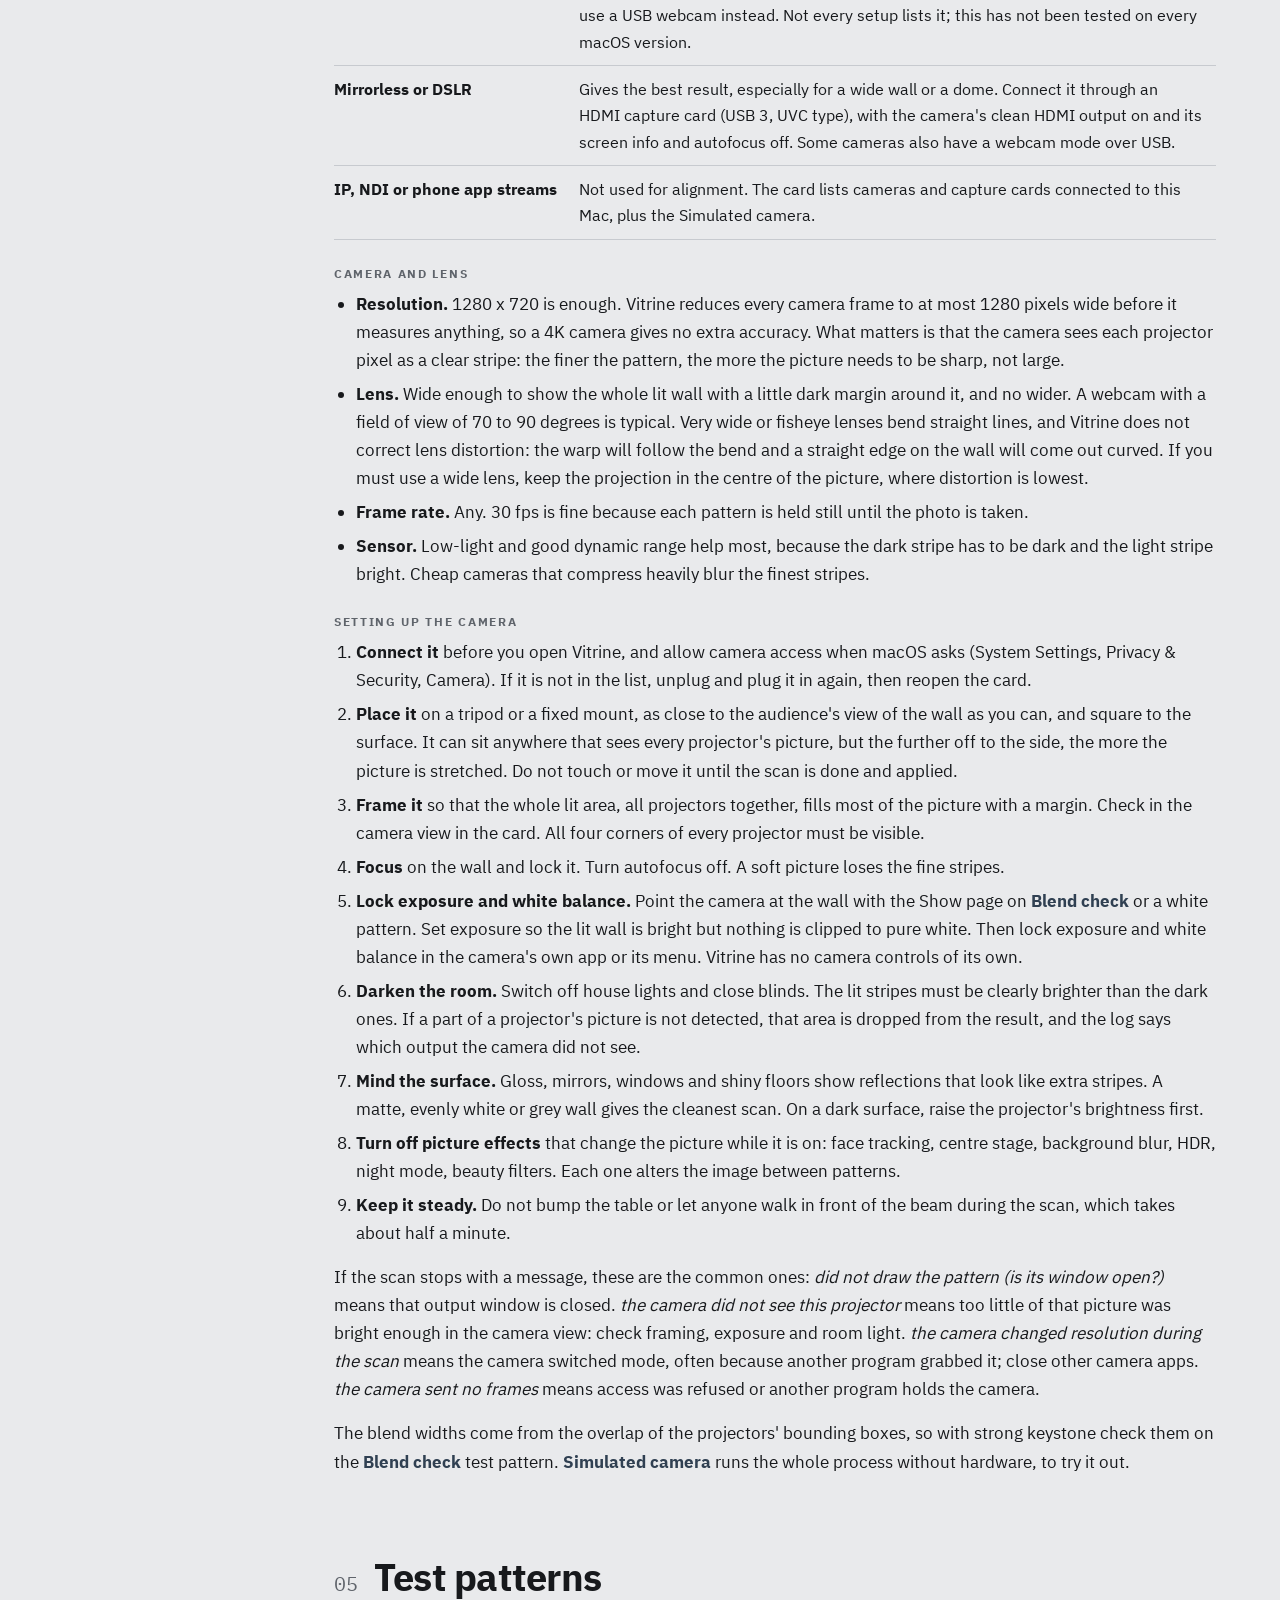
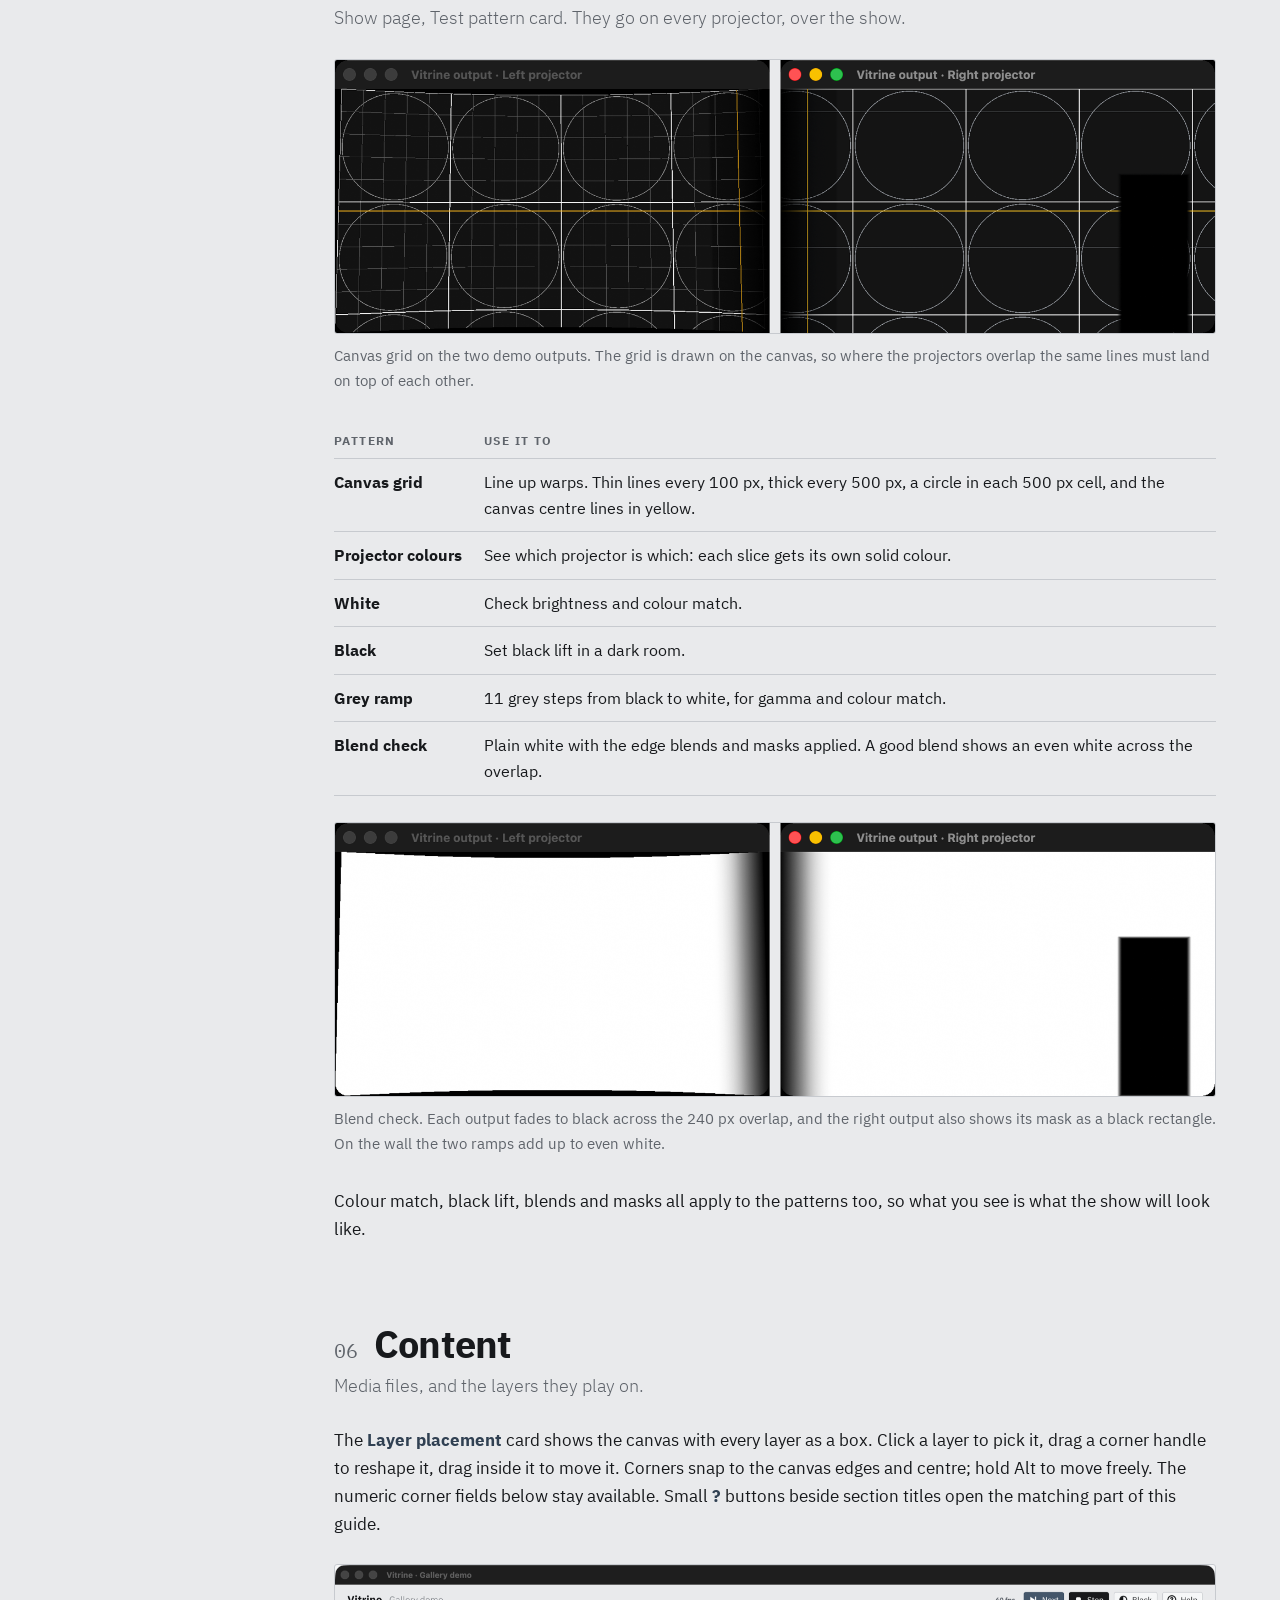
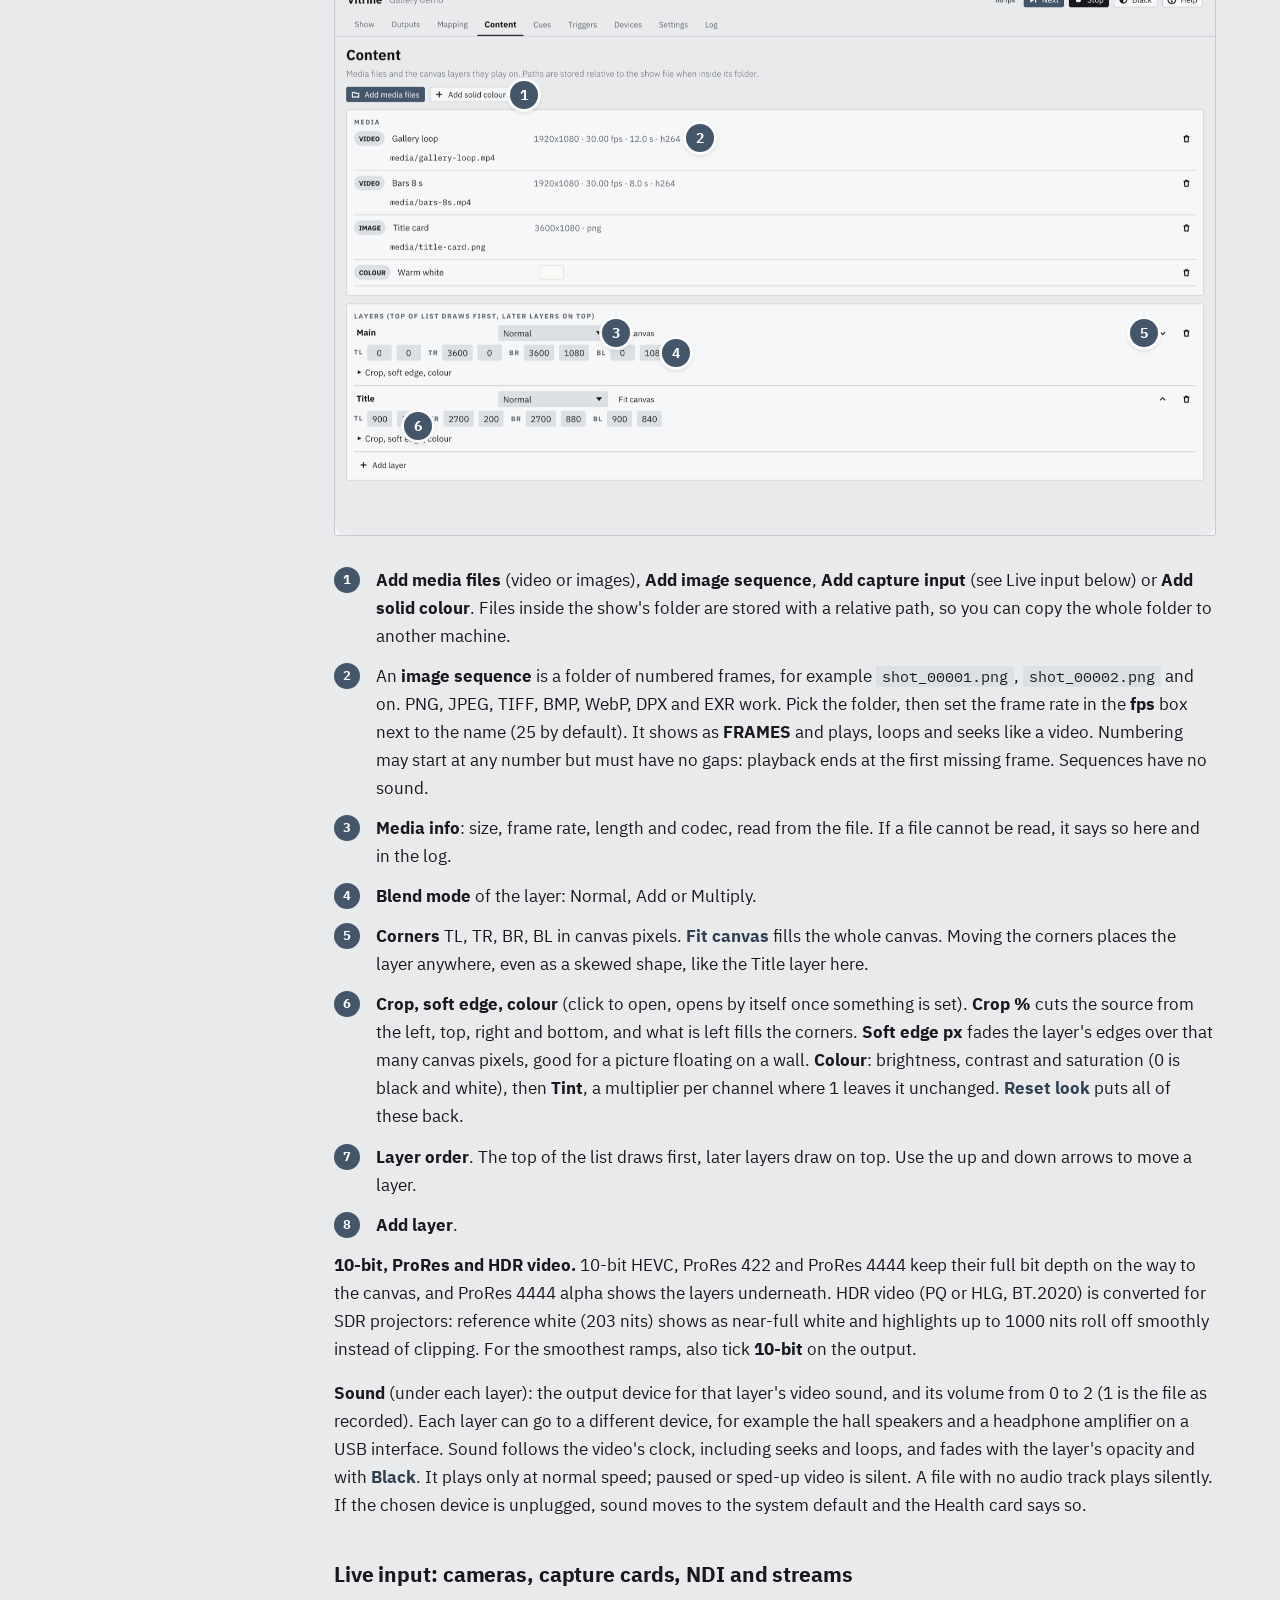
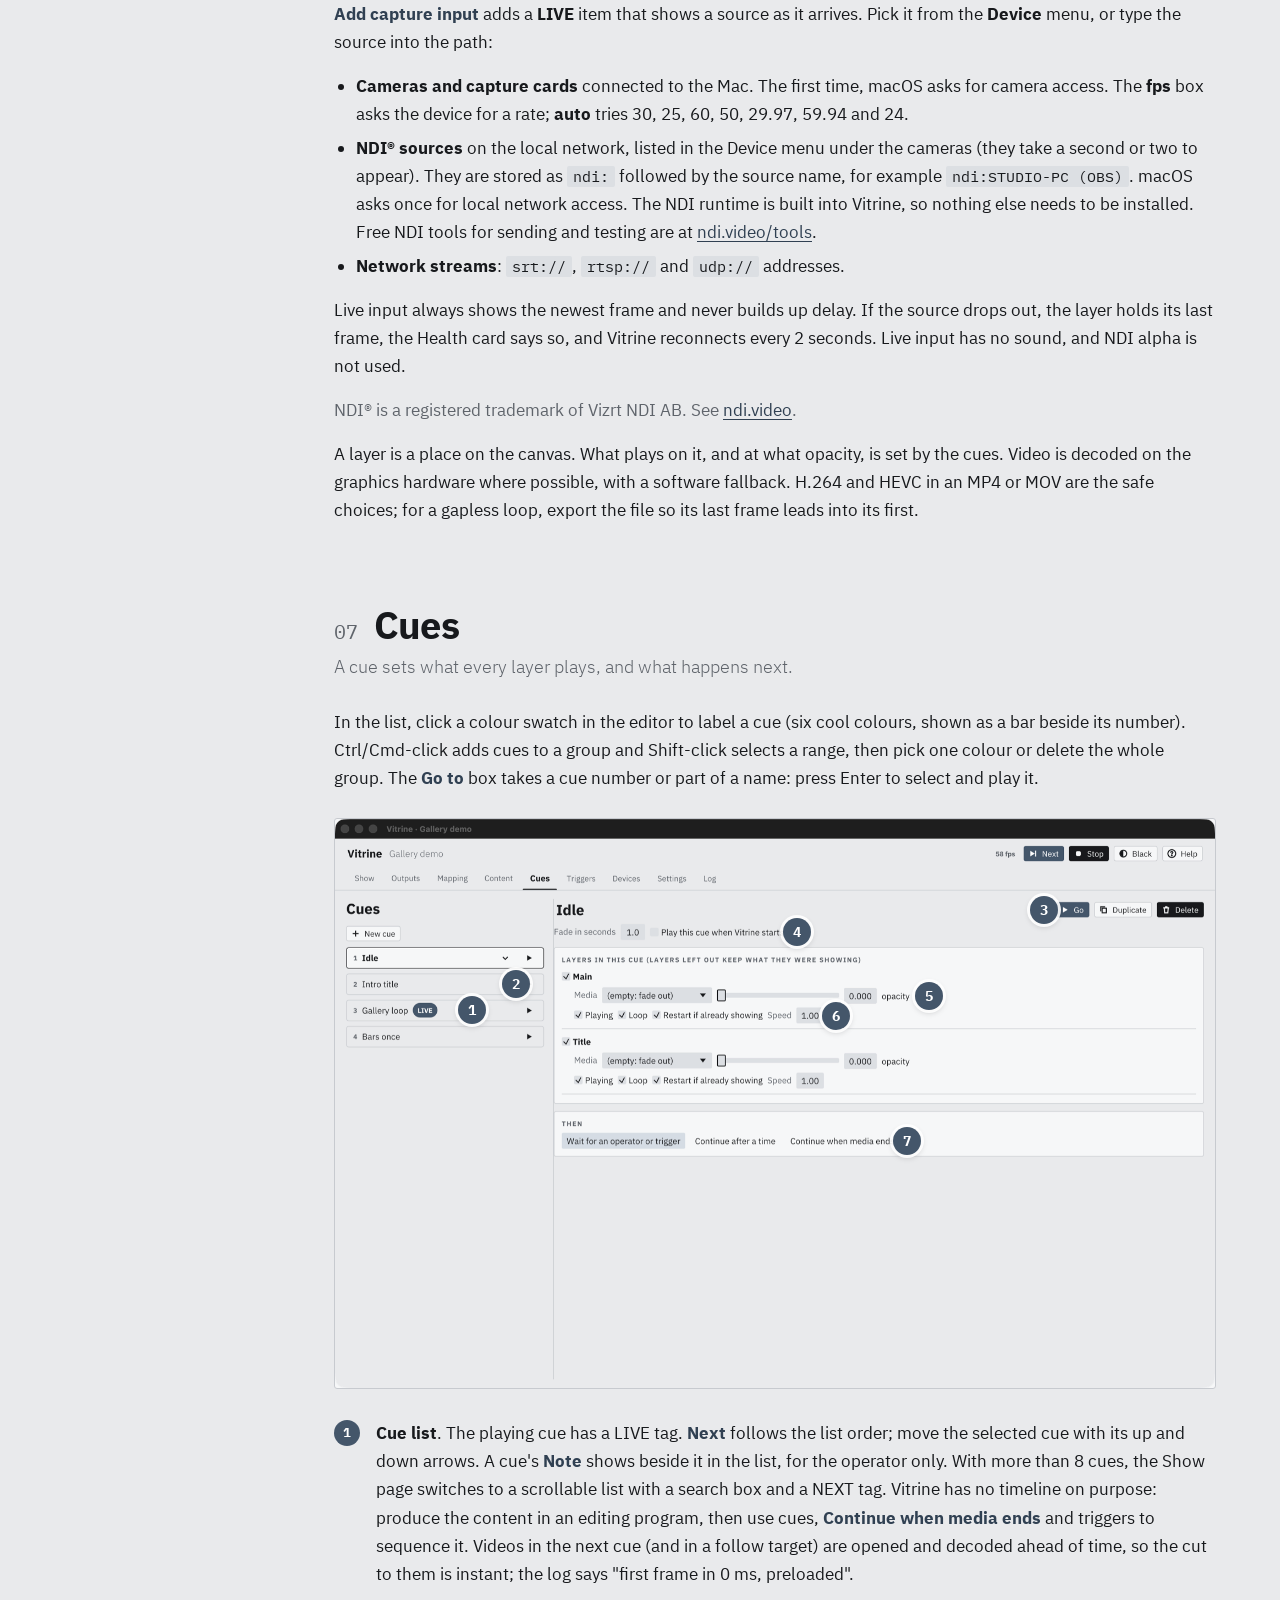
<file: help/index.html>
<!doctype html>
<html lang="en">
<head>
<meta charset="utf-8">
<meta name="viewport" content="width=device-width, initial-scale=1">
<title>Vitrine Help</title>
<style>
@font-face { font-family: "Plex Sans"; src: url("fonts/IBMPlexSans-Light.ttf") format("truetype"), local("IBM Plex Sans Light"); font-weight: 300; }
@font-face { font-family: "Plex Sans"; src: url("fonts/IBMPlexSans-Regular.ttf") format("truetype"), local("IBM Plex Sans"); font-weight: 400; }
@font-face { font-family: "Plex Sans"; src: url("fonts/IBMPlexSans-Bold.ttf") format("truetype"), local("IBM Plex Sans Bold"); font-weight: 700; }
@font-face { font-family: "Plex Mono"; src: url("fonts/IBMPlexMono-Regular.ttf") format("truetype"), local("IBM Plex Mono"); font-weight: 400; }

:root {
  color-scheme: light;
  --paper: #E9EAEC; --card: #F6F7F8; --field: #DCDFE3; --line: #C7CACF;
  --muted: #5F646B; --ink: #17191C; --accent: #44566A; --accent-ink: #304052; --accent-bg: #D5DCE4;
  --sans: "Plex Sans", "IBM Plex Sans", "Helvetica Neue", Helvetica, sans-serif;
  --mono: "Plex Mono", "IBM Plex Mono", Menlo, Consolas, monospace;
  --ease: cubic-bezier(0.16, 1, 0.3, 1);
}
* { box-sizing: border-box; }
html { scroll-behavior: smooth; scroll-padding-top: 24px; }
body { margin: 0; background: var(--paper); color: var(--ink); font: 400 17px/1.65 var(--sans); -webkit-font-smoothing: antialiased; }
a { color: var(--accent-ink); text-decoration-thickness: 1px; text-underline-offset: 3px; }
a:hover { color: var(--ink); }

.layout { display: grid; grid-template-columns: 270px minmax(0, 1fr); max-width: 1320px; margin: 0 auto; }
nav.toc { position: sticky; top: 0; height: 100vh; overflow-y: auto; padding: 40px 24px 40px 28px; border-right: 1px solid var(--line); }
.brand { display: flex; align-items: center; gap: 10px; margin-bottom: 28px; }
.brand b { font-size: 22px; letter-spacing: -0.01em; }
.brand span { color: var(--muted); font-weight: 300; font-size: 17px; }
.toc .cap { font: 700 11px/1 var(--sans); letter-spacing: 0.14em; text-transform: uppercase; color: var(--muted); margin: 22px 0 10px; }
.toc ol { list-style: none; margin: 0; padding: 0; }
.toc li a { display: block; padding: 5px 10px; margin-left: -10px; border-radius: 3px; color: var(--ink); text-decoration: none; font-size: 15.5px; line-height: 1.35; border-left: 2px solid transparent; transition: background 0.35s var(--ease), border-color 0.35s var(--ease); }
.toc li a:hover { background: var(--card); }
.toc li a.on { background: var(--accent-bg); border-left-color: var(--accent); color: var(--accent-ink); font-weight: 700; }

main { padding: 56px 64px 120px; min-width: 0; }
.wrap { max-width: 900px; }
header.hero { padding-bottom: 36px; border-bottom: 1px solid var(--line); margin-bottom: 8px; }
header.hero .cap { font: 700 12px/1 var(--sans); letter-spacing: 0.16em; text-transform: uppercase; color: var(--accent); margin-bottom: 18px; }
h1 { font-size: 64px; line-height: 1.02; font-weight: 700; letter-spacing: -0.025em; margin: 0 0 20px; }
h1 em { font-style: normal; font-weight: 300; color: var(--muted); }
.lede { font-size: 21px; line-height: 1.55; font-weight: 300; max-width: 720px; margin: 0; }
section { padding-top: 64px; }
h2 { font-size: 38px; line-height: 1.1; font-weight: 700; letter-spacing: -0.02em; margin: 0 0 6px; display: flex; align-items: baseline; gap: 16px; }
h2 .n { font: 300 20px/1 var(--mono); color: var(--muted); letter-spacing: 0; }
.sub { color: var(--muted); font-size: 18px; font-weight: 300; margin: 0 0 26px; }
h3 { font-size: 21px; font-weight: 700; margin: 38px 0 8px; letter-spacing: -0.005em; }
h4 { font: 700 12px/1 var(--sans); letter-spacing: 0.14em; text-transform: uppercase; color: var(--muted); margin: 28px 0 10px; }
p { margin: 0 0 16px; }
ul, ol { padding-left: 22px; margin: 0 0 16px; }
li { margin-bottom: 6px; }
strong { font-weight: 700; }
code, kbd { font-family: var(--mono); font-size: 15px; }
code { background: var(--field); padding: 1px 6px; border-radius: 2px; }
kbd { display: inline-block; min-width: 26px; text-align: center; padding: 1px 7px; background: var(--card); border: 1px solid var(--line); border-bottom-width: 2px; border-radius: 3px; line-height: 1.5; }
pre { font: 15px/1.6 var(--mono); background: var(--ink); color: #E6E8EB; padding: 18px 20px; border-radius: 3px; overflow-x: auto; margin: 0 0 18px; }
pre code { background: none; padding: 0; color: inherit; }
pre .c { color: #8C939B; }
.ui { font-weight: 700; color: var(--accent-ink); }

figure { margin: 26px 0 30px; }
.shot { position: relative; border: 1px solid var(--line); border-radius: 3px; overflow: hidden; background: var(--card); }
.shot img { display: block; width: 100%; height: auto; }
.pin { position: absolute; width: 28px; height: 28px; margin: -14px 0 0 -14px; border-radius: 50%; background: var(--accent); color: #fff; font: 700 14px/28px var(--sans); text-align: center; box-shadow: 0 0 0 3px rgba(255,255,255,0.9), 0 2px 6px rgba(23,25,28,0.25); opacity: 0; transform: scale(0.6); transition: opacity 0.5s var(--ease), transform 0.6s var(--ease); }
.shot.seen .pin { opacity: 1; transform: none; }
.shot.seen .pin:nth-child(2) { transition-delay: 0.05s; } .shot.seen .pin:nth-child(3) { transition-delay: 0.1s; }
.shot.seen .pin:nth-child(4) { transition-delay: 0.15s; } .shot.seen .pin:nth-child(5) { transition-delay: 0.2s; }
.shot.seen .pin:nth-child(6) { transition-delay: 0.25s; } .shot.seen .pin:nth-child(7) { transition-delay: 0.3s; }
.shot.seen .pin:nth-child(8) { transition-delay: 0.35s; } .shot.seen .pin:nth-child(9) { transition-delay: 0.4s; }
@media (prefers-reduced-motion: reduce) { .pin { opacity: 1; transform: none; transition: none; } html { scroll-behavior: auto; } }
figcaption { color: var(--muted); font-size: 15px; margin-top: 10px; }
ol.keys { list-style: none; padding: 0; counter-reset: k; margin: 18px 0 8px; }
ol.keys > li { position: relative; padding-left: 42px; margin-bottom: 12px; counter-increment: k; }
ol.keys > li::before { content: counter(k); position: absolute; left: 0; top: 1px; width: 26px; height: 26px; border-radius: 50%; background: var(--accent); color: #fff; font: 700 13px/26px var(--sans); text-align: center; }

.note { display: grid; grid-template-columns: 22px 1fr; gap: 14px; background: var(--card); border: 1px solid var(--line); border-left: 3px solid var(--accent); border-radius: 3px; padding: 16px 20px; margin: 22px 0; }
.note.warn { border-left-color: var(--ink); }
.note svg { margin-top: 3px; }
.note p:last-child { margin-bottom: 0; }

table { width: 100%; border-collapse: collapse; margin: 8px 0 22px; font-size: 16px; }
th, td { text-align: left; vertical-align: top; padding: 10px 14px 10px 0; border-bottom: 1px solid var(--line); }
th { font: 700 11.5px/1.2 var(--sans); letter-spacing: 0.12em; text-transform: uppercase; color: var(--muted); }
td:first-child { white-space: nowrap; font-weight: 700; padding-right: 22px; }
.steps { counter-reset: s; list-style: none; padding: 0; }
.steps > li { counter-increment: s; position: relative; padding: 0 0 18px 56px; border-left: 1px solid var(--line); margin: 0 0 0 16px; }
.steps > li:last-child { border-left-color: transparent; }
.steps > li::before { content: counter(s, decimal-leading-zero); position: absolute; left: -17px; top: -2px; width: 34px; height: 34px; background: var(--paper); border: 1px solid var(--accent); border-radius: 50%; color: var(--accent-ink); font: 700 13px/32px var(--mono); text-align: center; }
.steps > li > b:first-child { display: block; font-size: 18px; margin-bottom: 4px; }
.example { background: var(--card); border: 1px solid var(--line); border-radius: 3px; padding: 22px 24px 8px; margin: 22px 0; }
.example h3 { margin-top: 0; }
.rule { font-family: var(--mono); font-size: 15px; display: grid; grid-template-columns: 90px 1fr; gap: 4px 14px; margin: 0 0 18px; }
.rule span:nth-child(odd) { font: 700 11.5px/2 var(--sans); letter-spacing: 0.12em; color: var(--muted); }
footer { margin-top: 90px; padding-top: 24px; border-top: 1px solid var(--line); color: var(--muted); font-size: 15px; }

@media (max-width: 900px) {
  .layout { display: block; }
  nav.toc { position: static; height: auto; border-right: 0; border-bottom: 1px solid var(--line); padding: 24px 16px; }
  .toc ol { columns: 2; column-gap: 18px; }
  main { padding: 32px 16px 80px; }
  h1 { font-size: 44px; }
  h2 { font-size: 30px; }
  .pin { width: 20px; height: 20px; margin: -10px 0 0 -10px; font-size: 11px; line-height: 20px; }
  td:first-child { white-space: normal; }
}
</style>
</head>
<body>
<svg width="0" height="0" style="position:absolute" aria-hidden="true">
  <symbol id="i-info" viewBox="0 0 24 24"><g fill="none" stroke="currentColor" stroke-width="1.6" stroke-linecap="round"><circle cx="12" cy="12" r="9.5"/><path d="M12 11v6M12 7.5v.01"/></g></symbol>
  <symbol id="i-warn" viewBox="0 0 24 24"><g fill="none" stroke="currentColor" stroke-width="1.6" stroke-linecap="round" stroke-linejoin="round"><path d="M12 3 2.5 20h19L12 3z"/><path d="M12 10v4.5M12 17.2v.01"/></g></symbol>
  <symbol id="i-frame" viewBox="0 0 24 24"><g fill="none" stroke="currentColor" stroke-width="1.6" stroke-linejoin="round"><rect x="3" y="5" width="18" height="12" rx="1"/><path d="M8 21h8M12 17v4"/></g></symbol>
</svg>

<div class="layout">
<nav class="toc" aria-label="Contents">
  <div class="brand"><svg width="24" height="24" style="color:var(--accent)"><use href="#i-frame"/></svg><b>Vitrine</b><span>Help</span></div>
  <div class="cap">Start</div>
  <ol>
    <li><a href="#start">Getting started</a></li>
    <li><a href="#show">Show page</a></li>
  </ol>
  <div class="cap">Build the show</div>
  <ol>
    <li><a href="#outputs">Outputs</a></li>
    <li><a href="#mapping">Mapping</a></li>
    <li><a href="#patterns">Test patterns</a></li>
    <li><a href="#content">Content</a></li>
    <li><a href="#cues">Cues</a></li>
    <li><a href="#triggers">Triggers</a></li>
    <li><a href="#examples">Trigger examples</a></li>
  </ol>
  <div class="cap">Run it</div>
  <ol>
    <li><a href="#devices">Devices</a></li>
    <li><a href="#settings">Settings</a></li>
    <li><a href="#log">Log and health</a></li>
    <li><a href="#remote">Remote and HTTP API</a></li>
    <li><a href="#recovery">Recovery and safe mode</a></li>
    <li><a href="#keys">Keyboard</a></li>
    <li><a href="#trouble">Troubleshooting</a></li>
  </ol>
</nav>

<main><div class="wrap">

<header class="hero">
  <div class="cap">User guide</div>
  <h1>Vitrine <em>for projection shows</em></h1>
  <p class="lede">Vitrine plays video and stills across one or more projectors, blends their overlapping edges into one image, warps and masks each projector to fit the surface, and runs cues on its own or when a sensor, a lighting desk or a phone tells it to.</p>
</header>

<div class="note"><svg width="22" height="22" style="color:var(--accent)"><use href="#i-info"/></svg>
<div><p>The screenshots come from a demo show called <em>Gallery demo</em>: two projectors side by side on a 3600 x 1080 canvas. That demo uses ports 7100 to 7102 and 8180 so it could run next to a live copy. This guide uses the default ports throughout: OSC 7000, UDP 7001, TCP 7002 and HTTP 8080.</p></div></div>

<!-- ============================================================ -->
<section id="start">
<h2><span class="n">01</span>Getting started</h2>
<p class="sub">From an empty show to an image on the wall.</p>

<p>Vitrine is one window for you (the control window) plus one window per projector (the outputs). The control window has nine pages along the top. You build a show on Outputs, Mapping, Content and Cues, and you run it from the Show page.</p>

<ol class="steps">
  <li><b>Connect the projectors</b>Plug them in and set the Mac to extend the desktop, not mirror it. Vitrine lists every display it can see at the bottom of the Outputs page.</li>
  <li><b>Add one output per projector</b>On <span class="ui">Outputs</span>, add an output, pick the display, and set which part of the canvas it shows. If the projectors overlap, give their regions the same overlap and press <span class="ui">Auto blend overlaps</span>.</li>
  <li><b>Line up the image</b>Turn on the <span class="ui">Canvas grid</span> test pattern (Show page), then on <span class="ui">Mapping</span> drag the warp points until the grid lines meet on the wall. Tune the edge blends with <span class="ui">Blend check</span>.</li>
  <li><b>Add media</b>On <span class="ui">Content</span>, add video or image files and put them on a layer.</li>
  <li><b>Make cues</b>On <span class="ui">Cues</span>, each cue says what every layer plays, with a fade. Mark one as the cue that plays when Vitrine starts.</li>
  <li><b>Hand over</b>Set an edit PIN in <span class="ui">Settings</span> so visitors and staff can only use the Show page, and turn on <span class="ui">Start Vitrine at login</span> for an unattended machine.</li>
</ol>

<p>The show saves itself a few seconds after you stop editing, and every save keeps a timestamped backup. <kbd>Cmd</kbd> <kbd>S</kbd> saves at once.</p>
</section>

<!-- ============================================================ -->
<section id="show">
<h2><span class="n">02</span>Show page</h2>
<p class="sub">Run the show, see what is playing, check health.</p>

<figure>
  <div class="shot">
    <img src="img/show.png" alt="The Show page with the transport, cue chips, canvas preview, Health card and Test pattern card" loading="lazy">
    <span class="pin" style="left:77.5%;top:6.1%">1</span>
    <span class="pin" style="left:1%;top:10.4%">2</span>
    <span class="pin" style="left:14.4%;top:18.4%">3</span>
    <span class="pin" style="left:26%;top:26.6%">4</span>
    <span class="pin" style="left:28.4%;top:34.3%">5</span>
    <span class="pin" style="left:3.8%;top:45%">6</span>
    <span class="pin" style="left:97.5%;top:16.2%">7</span>
    <span class="pin" style="left:97.5%;top:57.3%">8</span>
  </div>
</figure>
<ol class="keys">
  <li><b>Next, Stop, Black</b> sit in the top bar on every page. <span class="ui">Next</span> plays the next cue in the list, <span class="ui">Stop</span> stops playback, <span class="ui">Black</span> fades every projector to black and pressing it again restores the picture. <span class="ui">Help</span> opens this guide.</li>
  <li><b>Pages.</b> With an edit PIN set, only Show and Log open until someone unlocks editing.</li>
  <li><b>Now playing</b>: the current cue, its number in the list (Cue 2 of 3) and how long it has run.</li>
  <li><b>Transport</b>: <span class="ui">Next cue</span>, <span class="ui">Stop</span> and <span class="ui">Blackout</span>, larger, for the operator. While blacked out the button reads <span class="ui">Restore</span> and the line above ends in BLACKED OUT.</li>
  <li><b>Cue chips</b>: click a cue to go to it straight away.</li>
  <li><b>Canvas preview</b>: the whole canvas with each projector's region drawn on it, so you can see the show without looking at the wall.</li>
  <li><b>Health</b>: frame rate, whether the render loop is running, the GPU and the canvas size. Below it, the Outputs card shows each output with a status dot, <em>Needs attention</em> lists any warning, and the Projectors card shows PJLink status. A problem here also goes to the log.</li>
  <li><b>Test pattern</b>: shows a pattern on every projector, over the show. Pick <span class="ui">Off</span> when you are done. See <a href="#patterns">Test patterns</a>.</li>
</ol>
</section>

<!-- ============================================================ -->
<section id="outputs">
<h2><span class="n">03</span>Outputs</h2>
<p class="sub">The canvas, and which projector shows which part of it.</p>

<p>Everything is laid out on one <strong>canvas</strong>, measured in pixels. Two 1920 x 1080 projectors side by side with a 240 px overlap make a 3600 x 1080 canvas. Each <strong>output</strong> is a window on one display, and each output has one or more <strong>slices</strong>. A slice takes a rectangle of the canvas and is what you warp, blend and mask on the Mapping page.</p>

<figure>
  <div class="shot">
    <img src="img/outputs.png" alt="The Outputs page with two projector outputs and the list of connected displays" loading="lazy">
    <span class="pin" style="left:20.6%;top:22.7%">1</span>
    <span class="pin" style="left:26.3%;top:30.5%">2</span>
    <span class="pin" style="left:46.9%;top:40.9%">3</span>
    <span class="pin" style="left:25%;top:44.4%">4</span>
    <span class="pin" style="left:31.9%;top:54.8%">5</span>
    <span class="pin" style="left:17.2%;top:59%">6</span>
    <span class="pin" style="left:89.4%;top:37.5%">7</span>
    <span class="pin" style="left:13.1%;top:94.2%">8</span>
  </div>
</figure>
<ol class="keys">
  <li><b>Add output</b> adds a projector. <b>Auto blend overlaps</b> looks at where slice regions overlap on the canvas and sets each matching edge blend to that width. In the demo the left slice covers x 0 to 1920 and the right one x 1680 to 3600, so both get a 240 px blend.</li>
  <li><b>Canvas</b> size in pixels. Content layers and slice regions use these coordinates.</li>
  <li><b>Display.</b> The output goes fullscreen on the chosen display. Tick <span class="ui">Windowed preview</span> to get a normal window instead, which is handy while building a show on a laptop. Displays can be matched <em>by position</em> (first, second, third display) or <em>by name</em>, which survives a cable being moved to another port.</li>
  <li><b>Window</b> position and size, used when Windowed preview is ticked.</li>
  <li><b>10-bit</b> asks the display for 10 bits per channel, which smooths long, dark blend ramps. Tick it only when the cable and projector carry 10-bit; otherwise the system drops back to 8-bit and the Log says so.</li>
  <li><b>Slice canvas region</b>: x, y, width and height of the canvas this slice shows. <span class="ui">Add slice</span> splits one output into several slices, for a wide desktop that spans several projectors in a single window.</li>
  <li><b>Map this output</b> jumps to the Mapping page with this output selected.</li>
  <li><b>Enabled</b> switch and delete. A disabled output closes its window.</li>
  <li><b>Connected displays</b>: what the computer reports right now, with resolution.</li>
</ol>

<p>When several computers run one show (see <a href="#cluster">Several computers</a>), each output card also has a <span class="ui">Machine</span> field: the name of the computer that drives this projector. Leave it empty for the leader. Each computer opens only its own outputs and lists the others as <em>runs on</em> that machine.</p>

<div class="note"><svg width="22" height="22" style="color:var(--accent)"><use href="#i-info"/></svg>
<div><p>An output window ignores <kbd>Cmd</kbd> <kbd>W</kbd> and the close button, so a stray keypress cannot black out a projector. To close it, untick Enabled. If a display disappears (unplugged, asleep), Vitrine keeps the output and puts it back when the display returns.</p></div></div>
</section>

<!-- ============================================================ -->
<section id="mapping">
<h2><span class="n">04</span>Mapping</h2>
<p class="sub">Warp, blend, black lift, masks and colour for each projector.</p>

<figure>
  <div class="shot">
    <img src="img/mapping.png" alt="The Mapping page with the edit controls on the left and the warp canvas on the right" loading="lazy">
    <span class="pin" style="left:20.6%;top:20.2%">1</span>
    <span class="pin" style="left:15%;top:23.6%">2</span>
    <span class="pin" style="left:16.9%;top:34.5%">3</span>
    <span class="pin" style="left:12%;top:46.2%">4</span>
    <span class="pin" style="left:18.8%;top:62%">5</span>
    <span class="pin" style="left:12.5%;top:72.3%">6</span>
    <span class="pin" style="left:11.3%;top:82%">7</span>
    <span class="pin" style="left:65%;top:20.8%">8</span>
  </div>
</figure>
<ol class="keys">
  <li><b>Projector</b>: which slice you are editing.</li>
  <li><b>Show grid</b> draws the canvas grid on that projector while you work.</li>
  <li><b>Columns and rows</b> of the warp grid, from 2 to 33. Changing them resamples the current shape, so you do not lose your work. <span class="ui">Reset to flat</span> starts over.</li>
  <li><b>Edit</b> list: choose the warp grid or one of the masks. <span class="ui">Add mask</span> makes a new one.</li>
  <li><b>Edge blend</b> width in pixels for each side, with curve and lift, and below them the blend gamma (one value, or R, G and B separately). Here the right edge fades over 240 px.</li>
  <li><b>Black lift</b> raises the black level outside the overlaps, with a feather, so the black of a single projector matches the doubled black where two overlap.</li>
  <li><b>Colour match</b>: brightness, contrast, gain and gamma, to make two projectors look the same.</li>
  <li><b>Warp canvas</b>. Drag a point to move it.</li>
</ol>

<h3>Warp</h3>
<p>The warp is a smooth grid (Catmull-Rom) over the slice, so the image bends between points instead of folding at them. Start with a 3 x 3 or 5 x 3 grid and add rows or columns only where the surface needs them.</p>
<ul>
  <li>Drag a point to move it. Hold <kbd>Shift</kbd> while dragging to move at a tenth of the speed.</li>
  <li>Click a point to select it, then use the arrow keys: each press moves 0.1% of the slice, or 1% with <kbd>Shift</kbd>. <kbd>Esc</kbd> deselects.</li>
  <li>Points can go up to half a slice past each edge, for surfaces smaller than the throw.</li>
</ul>

<h3>Edge blend</h3>
<p>Where two projectors overlap, each one fades out across the overlap so the sum looks like one image. Set the width on the matching sides of both projectors (left projector's right edge, right projector's left edge), or let <span class="ui">Auto blend overlaps</span> on the Outputs page do it. <strong>Curve</strong> shapes the ramp and <strong>gamma</strong> corrects for the projector's light response: if the overlap looks brighter than the rest, raise the gamma a little; if it looks darker, lower it. If the overlap shows a colour tint (often red or blue), switch that edge to <span class="ui">RGB</span> and set the gamma of each channel apart.</p>
<p><strong>Measured response.</strong> For the most even overlap, measure the projector instead of guessing a gamma. Show the <span class="ui">Steps</span> test pattern, read each grey step with a light meter, and type the readings into a spreadsheet: one column with the signal level (0 to 255, or 0 to 1) and one with the reading, or three readings for red, green and blue. Save it as CSV or text and pick it with <span class="ui">Import…</span> in the blend card. Lines starting with <code>#</code> and headings are ignored, and the highest signal counts as full white. Vitrine then fades the overlap in real light, so the blend gamma fields grey out. <span class="ui">Clear</span> goes back to gamma.</p>

<h3>Black lift</h3>
<p>Projectors cannot show true black, so the overlap of two is greyer than the area lit by one. Black lift adds a small grey to the areas outside the overlaps to match. Show the <span class="ui">Black</span> test pattern in a dark room and raise the value until the overlap band disappears. Feather softens the edge of the lifted area.</p>
<p>With four projectors in a 2x2 grid there are three levels of black: one projector in the middles, two along each overlap band, four in the corner. <strong>Black lift</strong> covers the middles. The <strong>lift</strong> column for each edge raises its overlap band, but not the corner where two bands cross, so set it on both projectors that share the band until the bands match the corner.</p>

<h3>Masks</h3>
<p>A mask hides a part of the projector's image, for a door, a pillar or a frame edge. A new mask is a square in the middle of the slice. Tick <span class="ui">Invert</span> to keep only the inside and hide everything else. <span class="ui">Feather</span> (0 to 0.5) softens the edge.</p>
<ul>
  <li>Select the mask in the Edit list, then drag its points on the canvas.</li>
  <li>Double-click on the outline to add a point. Right-click a point to remove it (a mask keeps at least three).</li>
  <li><span class="ui">On</span> turns a mask off without deleting it.</li>
</ul>
<h4>Put media inside a mask</h4>
<p>Select a mask and pick a file under <span class="ui">Fill with</span>. The media then shows only inside the shape instead of hiding it. It is stretched over the shape's bounding box, loops, and is silent. Pick <em>Nothing</em> to go back to hiding the area. Feather softens the edge of the shape.</p>


<h3>3D mesh</h3>
<p>For a sculpture, a model or a set piece, project onto its 3D shape instead of bending the flat warp grid. Export the object from your 3D program as an <strong>OBJ file with UVs</strong>. The UVs decide where the slice's region of the canvas lands on the surface: UV 0,0 is the region's bottom left and 1,1 its top right. In the <span class="ui">3D mesh</span> card, pick the file with <span class="ui">Load OBJ…</span>. The Edit list then shows <span class="ui">Pins</span> in place of the warp grid. <span class="ui">Remove</span> goes back to the flat grid.</p>
<ul>
  <li><strong>Pose.</strong> Type where the projector lens sits (<span class="ui">Lens at</span>), the point it aims at (<span class="ui">Looks at</span>), its vertical <span class="ui">Field of view</span> and any <span class="ui">Lens shift</span>, in the model's units with y up. <span class="ui">Frame mesh</span> aims at the whole model from the front as a starting point.</li>
  <li><strong>Pins.</strong> Measuring a projector exactly is hard, so pin it instead. Double-click near a vertex of the model to pin it, then drag the pin (or nudge it with the arrow keys) to where that corner really falls on the object. A thin line joins each vertex to its pin. With six or more pins, spread in depth and not all on one face, Vitrine solves the projector and the pose fields grey out. The card shows the remaining error. Right-click removes a pin. <span class="ui">Clear pins</span> goes back to the typed pose.</li>
  <li><strong>Hide back faces</strong> keeps the far side of the model from painting through. Turn it off for open shapes seen from both sides.</li>
  <li>After editing the file, press <span class="ui">Reload</span>. Pins keep their vertex numbers, so a model with new vertex order needs new pins.</li>
</ul>
<p>Edge blends, black lift, masks and colour match still apply on top, in the projector's own image.</p>

<h3>Colour match</h3>
<p>Use the <span class="ui">White</span> and <span class="ui">Grey ramp</span> patterns. Bring the brighter projector down with gain rather than pushing the dimmer one up, then match the mid-greys with gamma.</p>

<h3 id="camera-align">Camera alignment</h3>
<p>A camera can do the first rough warp and blend for you. Vitrine shows black and white stripe patterns (Gray code) on each projector in turn, finds every projector pixel in the camera picture, and from that works out where each projector lands on the wall. It is a starting point: fine-tune the warp points by hand afterwards.</p>
<figure>
  <div class="shot">
    <img src="img/camera-align.png" alt="The Camera alignment card with the camera view, two projector outlines and the four canvas corner handles" loading="lazy">
  </div>
</figure>
<ol>
  <li>Open every output window on its projector. Outputs that are closed, run on another computer in a cluster, or use a 3D mesh are skipped.</li>
  <li>Set up a webcam or capture camera so it sees the whole wall. <strong>Lock its exposure, focus and white balance</strong> (in the camera's own app) and keep the room dark. Automatic exposure fights the patterns and gives a noisy result.</li>
  <li>In the <span class="ui">Camera alignment</span> card at the bottom of the Mapping page, pick the camera. <span class="ui">Settle ms</span> is the wait between a pattern and the photo of it. Raise it if the camera lags (USB webcams often need 300 to 600 ms).</li>
  <li>Press <span class="ui">Scan outputs</span>. Each projector shows about 40 patterns, so two projectors take about half a minute. <span class="ui">Cancel</span> stops the scan and puts the show back.</li>
  <li>The camera view then shows each projector's outline and four corner handles for the canvas. Drag the handles to where the corners of the picture should be on the wall. <span class="ui">Reset corners</span> puts them back.</li>
  <li>Press <span class="ui">Apply to warps</span>. Each projector gets a warp grid of at least 9 x 9, a region of the canvas, and blend widths on the edges where it overlaps a neighbour. The Log lists what was set. <kbd>Cmd</kbd> <kbd>Z</kbd> undoes it.</li>
</ol>
<h4>Which camera to use</h4>
<p>Any ordinary camera that macOS lists as a video device works. No special camera is needed, and it does not have to be expensive.</p>
<table>
  <tr><th>Camera</th><th>Notes</th></tr>
  <tr><td>USB webcam</td><td>The easiest choice. Plug it in and pick it in the card. A 1080p webcam is plenty. Raise <span class="ui">Settle ms</span> if the picture lags.</td></tr>
  <tr><td>Phone as a webcam</td><td>An iPhone can act as a Mac webcam (Continuity Camera: same Apple account, Wi-Fi and Bluetooth on, phone near the Mac, or on a USB cable). If it shows in the camera list, it works like any webcam. Phone cameras apply strong automatic exposure and processing, so lock exposure and focus first. If the phone does not appear in the list, use a USB webcam instead. Not every setup lists it; this has not been tested on every macOS version.</td></tr>
  <tr><td>Mirrorless or DSLR</td><td>Gives the best result, especially for a wide wall or a dome. Connect it through an HDMI capture card (USB 3, UVC type), with the camera's clean HDMI output on and its screen info and autofocus off. Some cameras also have a webcam mode over USB.</td></tr>
  <tr><td>IP, NDI or phone app streams</td><td>Not used for alignment. The card lists cameras and capture cards connected to this Mac, plus the Simulated camera.</td></tr>
</table>

<h4>Camera and lens</h4>
<ul>
  <li><b>Resolution.</b> 1280 x 720 is enough. Vitrine reduces every camera frame to at most 1280 pixels wide before it measures anything, so a 4K camera gives no extra accuracy. What matters is that the camera sees each projector pixel as a clear stripe: the finer the pattern, the more the picture needs to be sharp, not large.</li>
  <li><b>Lens.</b> Wide enough to show the whole lit wall with a little dark margin around it, and no wider. A webcam with a field of view of 70 to 90 degrees is typical. Very wide or fisheye lenses bend straight lines, and Vitrine does not correct lens distortion: the warp will follow the bend and a straight edge on the wall will come out curved. If you must use a wide lens, keep the projection in the centre of the picture, where distortion is lowest.</li>
  <li><b>Frame rate.</b> Any. 30 fps is fine because each pattern is held still until the photo is taken.</li>
  <li><b>Sensor.</b> Low-light and good dynamic range help most, because the dark stripe has to be dark and the light stripe bright. Cheap cameras that compress heavily blur the finest stripes.</li>
</ul>

<h4>Setting up the camera</h4>
<ol>
  <li><b>Connect it</b> before you open Vitrine, and allow camera access when macOS asks (System Settings, Privacy &amp; Security, Camera). If it is not in the list, unplug and plug it in again, then reopen the card.</li>
  <li><b>Place it</b> on a tripod or a fixed mount, as close to the audience's view of the wall as you can, and square to the surface. It can sit anywhere that sees every projector's picture, but the further off to the side, the more the picture is stretched. Do not touch or move it until the scan is done and applied.</li>
  <li><b>Frame it</b> so that the whole lit area, all projectors together, fills most of the picture with a margin. Check in the camera view in the card. All four corners of every projector must be visible.</li>
  <li><b>Focus</b> on the wall and lock it. Turn autofocus off. A soft picture loses the fine stripes.</li>
  <li><b>Lock exposure and white balance.</b> Point the camera at the wall with the Show page on <span class="ui">Blend check</span> or a white pattern. Set exposure so the lit wall is bright but nothing is clipped to pure white. Then lock exposure and white balance in the camera's own app or its menu. Vitrine has no camera controls of its own.</li>
  <li><b>Darken the room.</b> Switch off house lights and close blinds. The lit stripes must be clearly brighter than the dark ones. If a part of a projector's picture is not detected, that area is dropped from the result, and the log says which output the camera did not see.</li>
  <li><b>Mind the surface.</b> Gloss, mirrors, windows and shiny floors show reflections that look like extra stripes. A matte, evenly white or grey wall gives the cleanest scan. On a dark surface, raise the projector's brightness first.</li>
  <li><b>Turn off picture effects</b> that change the picture while it is on: face tracking, centre stage, background blur, HDR, night mode, beauty filters. Each one alters the image between patterns.</li>
  <li><b>Keep it steady.</b> Do not bump the table or let anyone walk in front of the beam during the scan, which takes about half a minute.</li>
</ol>
<p>If the scan stops with a message, these are the common ones: <em>did not draw the pattern (is its window open?)</em> means that output window is closed. <em>the camera did not see this projector</em> means too little of that picture was bright enough in the camera view: check framing, exposure and room light. <em>the camera changed resolution during the scan</em> means the camera switched mode, often because another program grabbed it; close other camera apps. <em>the camera sent no frames</em> means access was refused or another program holds the camera.</p>

<p>The blend widths come from the overlap of the projectors' bounding boxes, so with strong keystone check them on the <span class="ui">Blend check</span> test pattern. <span class="ui">Simulated camera</span> runs the whole process without hardware, to try it out.</p>
</section>

<!-- ============================================================ -->
<section id="patterns">
<h2><span class="n">05</span>Test patterns</h2>
<p class="sub">Show page, Test pattern card. They go on every projector, over the show.</p>

<figure>
  <div class="shot"><img src="img/pattern-grid.png" alt="Canvas grid test pattern on the left and right outputs" loading="lazy"></div>
  <figcaption>Canvas grid on the two demo outputs. The grid is drawn on the canvas, so where the projectors overlap the same lines must land on top of each other.</figcaption>
</figure>

<table>
  <tr><th>Pattern</th><th>Use it to</th></tr>
  <tr><td>Canvas grid</td><td>Line up warps. Thin lines every 100 px, thick every 500 px, a circle in each 500 px cell, and the canvas centre lines in yellow.</td></tr>
  <tr><td>Projector colours</td><td>See which projector is which: each slice gets its own solid colour.</td></tr>
  <tr><td>White</td><td>Check brightness and colour match.</td></tr>
  <tr><td>Black</td><td>Set black lift in a dark room.</td></tr>
  <tr><td>Grey ramp</td><td>11 grey steps from black to white, for gamma and colour match.</td></tr>
  <tr><td>Blend check</td><td>Plain white with the edge blends and masks applied. A good blend shows an even white across the overlap.</td></tr>
</table>

<figure>
  <div class="shot"><img src="img/pattern-blend.png" alt="Blend check test pattern on the left and right outputs" loading="lazy"></div>
  <figcaption>Blend check. Each output fades to black across the 240 px overlap, and the right output also shows its mask as a black rectangle. On the wall the two ramps add up to even white.</figcaption>
</figure>

<p>Colour match, black lift, blends and masks all apply to the patterns too, so what you see is what the show will look like.</p>
</section>

<!-- ============================================================ -->
<section id="content">
<h2><span class="n">06</span>Content</h2>
<p class="sub">Media files, and the layers they play on.</p>
<p>The <span class="ui">Layer placement</span> card shows the canvas with every layer as a box. Click a layer to pick it, drag a corner handle to reshape it, drag inside it to move it. Corners snap to the canvas edges and centre; hold Alt to move freely. The numeric corner fields below stay available. Small <span class="ui">?</span> buttons beside section titles open the matching part of this guide.</p>

<figure>
  <div class="shot">
    <img src="img/content.png" alt="The Content page with three media files, a colour, and two layers" loading="lazy">
    <span class="pin" style="left:21.5%;top:22.7%">1</span>
    <span class="pin" style="left:41.5%;top:30.4%">2</span>
    <span class="pin" style="left:31.9%;top:64.5%">3</span>
    <span class="pin" style="left:38.8%;top:68%">4</span>
    <span class="pin" style="left:91.9%;top:64.5%">5</span>
    <span class="pin" style="left:9.4%;top:80.9%">6</span>
  </div>
</figure>
<ol class="keys">
  <li><b>Add media files</b> (video or images), <b>Add image sequence</b>, <b>Add capture input</b> (see Live input below) or <b>Add solid colour</b>. Files inside the show's folder are stored with a relative path, so you can copy the whole folder to another machine.</li>
  <li>An <b>image sequence</b> is a folder of numbered frames, for example <code>shot_00001.png</code>, <code>shot_00002.png</code> and on. PNG, JPEG, TIFF, BMP, WebP, DPX and EXR work. Pick the folder, then set the frame rate in the <b>fps</b> box next to the name (25 by default). It shows as <b>FRAMES</b> and plays, loops and seeks like a video. Numbering may start at any number but must have no gaps: playback ends at the first missing frame. Sequences have no sound.</li>
  <li><b>Media info</b>: size, frame rate, length and codec, read from the file. If a file cannot be read, it says so here and in the log.</li>
  <li><b>Blend mode</b> of the layer: Normal, Add or Multiply.</li>
  <li><b>Corners</b> TL, TR, BR, BL in canvas pixels. <span class="ui">Fit canvas</span> fills the whole canvas. Moving the corners places the layer anywhere, even as a skewed shape, like the Title layer here.</li>
  <li><b>Crop, soft edge, colour</b> (click to open, opens by itself once something is set). <b>Crop %</b> cuts the source from the left, top, right and bottom, and what is left fills the corners. <b>Soft edge px</b> fades the layer's edges over that many canvas pixels, good for a picture floating on a wall. <b>Colour</b>: brightness, contrast and saturation (0 is black and white), then <b>Tint</b>, a multiplier per channel where 1 leaves it unchanged. <span class="ui">Reset look</span> puts all of these back.</li>
  <li><b>Layer order</b>. The top of the list draws first, later layers draw on top. Use the up and down arrows to move a layer.</li>
  <li><b>Add layer</b>.</li>
</ol>
<p><b>10-bit, ProRes and HDR video.</b> 10-bit HEVC, ProRes 422 and ProRes 4444 keep their full bit depth on the way to the canvas, and ProRes 4444 alpha shows the layers underneath. HDR video (PQ or HLG, BT.2020) is converted for SDR projectors: reference white (203 nits) shows as near-full white and highlights up to 1000 nits roll off smoothly instead of clipping. For the smoothest ramps, also tick <b>10-bit</b> on the output.</p>
<p><b>Sound</b> (under each layer): the output device for that layer's video sound, and its volume from 0 to 2 (1 is the file as recorded). Each layer can go to a different device, for example the hall speakers and a headphone amplifier on a USB interface. Sound follows the video's clock, including seeks and loops, and fades with the layer's opacity and with <span class="ui">Black</span>. It plays only at normal speed; paused or sped-up video is silent. A file with no audio track plays silently. If the chosen device is unplugged, sound moves to the system default and the Health card says so.</p>
<h3>Live input: cameras, capture cards, NDI and streams</h3>
<p><span class="ui">Add capture input</span> adds a <b>LIVE</b> item that shows a source as it arrives. Pick it from the <b>Device</b> menu, or type the source into the path:</p>
<ul>
  <li><b>Cameras and capture cards</b> connected to the Mac. The first time, macOS asks for camera access. The <b>fps</b> box asks the device for a rate; <b>auto</b> tries 30, 25, 60, 50, 29.97, 59.94 and 24.</li>
  <li><b>NDI&reg; sources</b> on the local network, listed in the Device menu under the cameras (they take a second or two to appear). They are stored as <code>ndi:</code> followed by the source name, for example <code>ndi:STUDIO-PC (OBS)</code>. macOS asks once for local network access. The NDI runtime is built into Vitrine, so nothing else needs to be installed. Free NDI tools for sending and testing are at <a href="https://ndi.video/tools/">ndi.video/tools</a>.</li>
  <li><b>Network streams</b>: <code>srt://</code>, <code>rtsp://</code> and <code>udp://</code> addresses.</li>
</ul>
<p>Live input always shows the newest frame and never builds up delay. If the source drops out, the layer holds its last frame, the Health card says so, and Vitrine reconnects every 2 seconds. Live input has no sound, and NDI alpha is not used.</p>
<p style="color: var(--muted)">NDI&reg; is a registered trademark of Vizrt NDI AB. See <a href="https://ndi.video/">ndi.video</a>.</p>
<p>A layer is a place on the canvas. What plays on it, and at what opacity, is set by the cues. Video is decoded on the graphics hardware where possible, with a software fallback. H.264 and HEVC in an MP4 or MOV are the safe choices; for a gapless loop, export the file so its last frame leads into its first.</p>
</section>

<!-- ============================================================ -->
<section id="cues">
<h2><span class="n">07</span>Cues</h2>
<p class="sub">A cue sets what every layer plays, and what happens next.</p>
<p>In the list, click a colour swatch in the editor to label a cue (six cool colours, shown as a bar beside its number). Ctrl/Cmd-click adds cues to a group and Shift-click selects a range, then pick one colour or delete the whole group. The <span class="ui">Go to</span> box takes a cue number or part of a name: press Enter to select and play it.</p>

<figure>
  <div class="shot">
    <img src="img/cues.png" alt="The Cues page with the cue list on the left and the selected cue on the right" loading="lazy">
    <span class="pin" style="left:15.6%;top:33.6%">1</span>
    <span class="pin" style="left:20.6%;top:29%">2</span>
    <span class="pin" style="left:80.6%;top:15.9%">3</span>
    <span class="pin" style="left:52.5%;top:19.9%">4</span>
    <span class="pin" style="left:67.5%;top:31.1%">5</span>
    <span class="pin" style="left:56.9%;top:34.5%">6</span>
    <span class="pin" style="left:65%;top:56.6%">7</span>
  </div>
</figure>
<ol class="keys">
  <li><b>Cue list</b>. The playing cue has a LIVE tag. <span class="ui">Next</span> follows the list order; move the selected cue with its up and down arrows. A cue's <span class="ui">Note</span> shows beside it in the list, for the operator only. With more than 8 cues, the Show page switches to a scrollable list with a search box and a NEXT tag. Vitrine has no timeline on purpose: produce the content in an editing program, then use cues, <span class="ui">Continue when media ends</span> and triggers to sequence it. Videos in the next cue (and in a follow target) are opened and decoded ahead of time, so the cut to them is instant; the log says "first frame in 0 ms, preloaded".</li>
  <li><b>Play</b> a cue straight from the list.</li>
  <li><b>Go</b>, <b>Duplicate</b> and <b>Delete</b> for the selected cue.</li>
  <li><b>Fade</b> time, and <span class="ui">Play this cue when Vitrine starts</span>. Only one cue can be the startup cue.</li>
  <li><b>Per layer</b>: tick a layer to include it in the cue, then pick its media and opacity. <span class="ui">(empty: fade out)</span> fades the layer out. Layers left out keep what they were showing.</li>
  <li><b>Playing</b> (untick to pause), <b>Loop</b>, <b>Restart if already showing</b> (start from the top even if this media was already on the layer) and <b>Speed</b>.</li>
  <li><b>THEN</b>: what happens when this cue is done.</li>
</ol>

<h3>Follow (THEN)</h3>
<table>
  <tr><th>Choice</th><th>What it does</th></tr>
  <tr><td>Wait for an operator or trigger</td><td>The cue holds until someone presses Next or Go, or a trigger fires.</td></tr>
  <tr><td>Continue after a time</td><td>Goes to the chosen cue after a set time.</td></tr>
  <tr><td>Continue when media ends</td><td>Goes to the chosen cue when the media on the chosen layer finishes. Use it for an intro film that hands over to a loop.</td></tr>
</table>
<p>Cues can be called by their name, their number in the list (counting from 1) or their internal id, from OSC, HTTP, the remote and triggers. Names are not case sensitive.</p>
</section>

<!-- ============================================================ -->
<section id="triggers">
<h2><span class="n">08</span>Triggers</h2>
<p class="sub">When something happens, if conditions hold, do these actions.</p>

<figure>
  <div class="shot">
    <img src="img/triggers.png" alt="The Triggers page with the trigger list on the left, one trigger open and its trace below" loading="lazy">
    <span class="pin" style="left:22.5%;top:42.2%">1</span>
    <span class="pin" style="left:46.6%;top:19.8%">2</span>
    <span class="pin" style="left:50%;top:27.7%">3</span>
    <span class="pin" style="left:53.1%;top:37.1%">4</span>
    <span class="pin" style="left:41.3%;top:50.3%">5</span>
    <span class="pin" style="left:33.8%;top:66.4%">6</span>
    <span class="pin" style="left:87.3%;top:15.9%">7</span>
    <span class="pin" style="left:82%;top:87.2%">8</span>
  </div>
</figure>
<ol class="keys">
  <li><b>Trigger list</b> with a summary of each event.</li>
  <li><b>Enabled</b> and <b>Ignore repeats for seconds</b>: after firing, the trigger ignores the same event for that long. Use it for sensors that chatter.</li>
  <li><b>WHEN</b>: the event.</li>
  <li><b>ONLY IF</b>: conditions. All of them must be true.</li>
  <li><b>DO</b>: the actions, run top to bottom.</li>
  <li><b>Add action</b>.</li>
  <li><b>Test</b> (top right) runs the actions now without waiting for the event. Conditions are checked and reported but do not block a test.</li>
  <li>The built-in OSC addresses work without any trigger. See <a href="#remote">Remote and HTTP API</a>.</li>
</ol>
<p><b>Trace</b>, below the actions, lists what this trigger did, newest first. Each line is marked OK or SKIP: the event that fired it, every action step with its result (for example "go to cue Intro title" or "PJLink: no projector chosen"), and why an event was skipped ("current cue is Idle (now Gallery loop) is false", or a repeat inside the ignore window). Steps after a wait keep their numbers. The last 400 lines across all triggers are kept until you quit; <b>Clear trace</b> empties this trigger's lines.</p>

<h3>Events (WHEN)</h3>
<table>
  <tr><th>Event</th><th>Fires when</th></tr>
  <tr><td>OSC message</td><td>An OSC message arrives on port 7000 at this address. <code>*</code> matches anything within one part of the path, so <code>/room/*/enter</code> matches <code>/room/2/enter</code>.</td></tr>
  <tr><td>UDP text</td><td>A UDP packet on port 7001 matches the text.</td></tr>
  <tr><td>TCP text</td><td>A line on a TCP connection to port 7002 matches the text.</td></tr>
  <tr><td>HTTP call</td><td>Someone calls <code>/api/trigger/&lt;name&gt;</code>.</td></tr>
  <tr><td>Key press</td><td>A key is pressed while a Vitrine window has focus (default <kbd>space</kbd>). Letters use their lower-case name; other keys use names like <code>enter</code> or <code>arrowright</code>.</td></tr>
  <tr><td>Time of day</td><td>The clock reaches HH:MM on the chosen days. No days chosen means every day.</td></tr>
  <tr><td>Repeat every</td><td>A fixed interval passes.</td></tr>
  <tr><td>App started</td><td>Vitrine starts.</td></tr>
  <tr><td>Cue started</td><td>A given cue starts.</td></tr>
  <tr><td>Media ended</td><td>Media on a given layer reaches its end.</td></tr>
  <tr><td>Variable changed</td><td>A variable gets a new value.</td></tr>
  <tr><td>Art-Net channel</td><td>An Art-Net channel rises through a threshold (listed as <code>ART-NET universe.channel &gt; threshold</code>). Turn on Art-Net input in Settings first.</td></tr>
  <tr><td>Serial line</td><td>A serial device (Devices page) sends a line that matches the text. Matching works as for UDP text; leave the device on "any" to listen to all of them.</td></tr>
  <tr><td>MIDI input</td><td>A note, controller or program change arrives on any MIDI input. Channel 0 means any channel. Notes and controllers fire when the value rises to <span class="ui">Reaches</span> or above, once, and fire again only after the value drops back below it.</td></tr>
  <tr><td>Custom event</td><td>Another trigger fires it with <span class="ui">Fire custom event</span>.</td></tr>
</table>

<h4>Matching UDP and TCP text</h4>
<p>The text must match the whole message, after the line ending is trimmed. To match a pattern instead, write a regular expression between slashes: <code>/^zone \d+$/i</code> matches <code>zone 3</code> and <code>ZONE 12</code> (the <code>i</code> ignores case). The message is split into words to give arguments: <code>arg0</code> is the first word, <code>arg1</code> the second. OSC arguments are numbered the same way.</p>

<h3>Conditions (ONLY IF)</h3>
<table>
  <tr><th>Condition</th><th>True when</th></tr>
  <tr><td>Variable test</td><td>A variable compares to a value with <code>==</code> <code>!=</code> <code>&gt;</code> <code>&lt;</code> <code>&gt;=</code> <code>&lt;=</code> or <code>contains</code>. Numbers compare as numbers.</td></tr>
  <tr><td>Argument test</td><td>An argument of the incoming message compares to a value, with the same operators.</td></tr>
  <tr><td>Current cue</td><td>A given cue is (or is not) playing.</td></tr>
  <tr><td>Time window</td><td>The time of day is between two times.</td></tr>
</table>

<h3>Actions (DO)</h3>
<table>
  <tr><th>Action</th><th>Does</th></tr>
  <tr><td>Go to cue / Next cue / Stop</td><td>The same as the transport buttons.</td></tr>
  <tr><td>Blackout / Restore from blackout</td><td>Fades all outputs to or from black over the given time.</td></tr>
  <tr><td>Change a layer</td><td>Sets a layer's opacity and play or pause, with a fade, without changing cue.</td></tr>
  <tr><td>Set variable</td><td>Sets a value, adds to it, or toggles it.</td></tr>
  <tr><td>Fire custom event</td><td>Starts any trigger listening for that custom event.</td></tr>
  <tr><td>Wait</td><td>Pauses before the next action, in milliseconds.</td></tr>
  <tr><td>Send OSC / UDP / TCP</td><td>Sends a message to another device: host, port, and the address or text.</td></tr>
  <tr><td>Send Art-Net</td><td>Sets one DMX channel on a host and universe.</td></tr>
  <tr><td>Send serial</td><td>Writes text to a serial device. <code>\n</code> and <code>\r</code> become line endings, so <code>ON\n</code> sends ON and a newline.</td></tr>
  <tr><td>Send MIDI</td><td>Sends a note, controller or program change (channel 1 to 16) to every MIDI output whose name contains the port text, or to all of them when it is empty.</td></tr>
  <tr><td>Projector command</td><td>Power on, power off, shutter close (mute), shutter open, or switch input, over PJLink.</td></tr>
  <tr><td>Test pattern</td><td>Shows a test pattern, or turns it off.</td></tr>
  <tr><td>Write to log</td><td>Adds a line to the log.</td></tr>
  <tr><td>Script</td><td>A few lines of JavaScript for logic the rows above can't express. See below.</td></tr>
</table>
<p>Outgoing text can include values: <code>{arg0}</code>, <code>{arg1}</code> for the incoming arguments, <code>{var:visitors}</code> for a variable, and <code>{cue}</code> for the current cue.</p>

<h3>Scripts</h3>
<p>A Script action runs JavaScript when the trigger fires. Use it for arithmetic, branching on arguments or picking a cue by number. A script can't open files, reach the network or set timers. It is stopped after 100 ms or 16 MB of memory, and the error shows in the trace and the log with its line number. Scripts run on their own thread, one at a time, so even a slow script never holds up the projectors; its actions start on the next frame after it finishes (usually within a few milliseconds).</p>
<p>A script reads <code>args[0]</code>, <code>args[1]</code> and on (the incoming arguments, as text), <code>vars.visitors</code> or <code>getVar('visitors')</code>, and <code>cue</code> (the current cue name). These calls act on the show:</p>
<table>
  <tr><th>Call</th><th>Does</th></tr>
  <tr><td><code>go('Loop')</code>, <code>next()</code>, <code>stop()</code></td><td>Cue playback. Cues are found by name.</td></tr>
  <tr><td><code>blackout(ms)</code>, <code>unblackout(ms)</code></td><td>Fade to black or back, 1000 ms if left out.</td></tr>
  <tr><td><code>layer('Main', 0.5, ms)</code></td><td>Fades a layer's opacity.</td></tr>
  <tr><td><code>setVar('name', value)</code>, <code>emit('event')</code></td><td>Sets a variable or fires a custom event.</td></tr>
  <tr><td><code>wait(ms)</code></td><td>Delays the calls after it, and the trigger's remaining actions.</td></tr>
  <tr><td><code>osc(host, port, '/addr', ...)</code>, <code>udp(host, port, text)</code>, <code>tcp(host, port, text)</code></td><td>Network messages.</td></tr>
  <tr><td><code>artnet(host, universe, channel, value)</code>, <code>serial('Arduino', text)</code></td><td>DMX and serial devices (by name).</td></tr>
  <tr><td><code>log(...)</code></td><td>Writes a line to the log.</td></tr>
</table>
<p>The calls run in order once the script ends, and each one appears in the trace. For example, this plays the Loop cue for every tenth visitor:</p>
<pre><code>const n = Number(vars.visitors || 0) + 1;
setVar('visitors', n);
if (n % 10 === 0) go('Loop');</code></pre>
</section>

<!-- ============================================================ -->
<section id="examples">
<h2><span class="n">09</span>Trigger examples</h2>
<p class="sub">Three common set-ups, with a command to test each one from a terminal.</p>

<div class="example">
<h3>A lighting desk starts the show over OSC</h3>
<div class="rule">
  <span>WHEN</span><span>OSC message  /show/start</span>
  <span>DO</span><span>Go to cue  Gallery loop</span>
</div>
<p>Test it from another computer (replace <code>show-mac.local</code> with the show machine's name or IP). <code>oscsend</code> comes with liblo (<code>brew install liblo</code>).</p>
<pre><code>oscsend show-mac.local 7000 /show/start
<span class="c"># The built-in addresses need no trigger at all:</span>
oscsend show-mac.local 7000 /vitrine/go s "Gallery loop"
oscsend show-mac.local 7000 /vitrine/go i 2
oscsend show-mac.local 7000 /vitrine/blackout i 1</code></pre>
</div>

<div class="example">
<h3>A sensor counts visitors over UDP</h3>
<div class="rule">
  <span>WHEN</span><span>UDP text  /^zone \d+$/</span>
  <span>DO</span><span>Set variable  visitors  Add 1</span>
  <span></span><span>Send OSC  10.0.0.40:8000  /light/zone  {arg1}</span>
</div>
<p>Add the variable <code>visitors</code> in Settings first, start value <code>0</code>, with Remember ticked so the count survives a restart. The sensor sends <code>zone 3</code>; <code>{arg1}</code> is the <code>3</code>. Test it:</p>
<pre><code>echo "zone 3" | nc -u -w1 show-mac.local 7001</code></pre>
<p>A second trigger could then use <span class="ui">Variable changed</span> with the condition <code>visitors &gt;= 100</code> to play a special cue.</p>
</div>

<div class="example">
<h3>Closing time from a building system over HTTP</h3>
<div class="rule">
  <span>WHEN</span><span>HTTP call  closing</span>
  <span>DO</span><span>Blackout  fade 3000 ms</span>
  <span></span><span>Wait  5000 ms</span>
  <span></span><span>Projector command  Hall projector  Power off</span>
</div>
<pre><code>curl -X POST "http://show-mac.local:8080/api/trigger/closing?token=YOUR_TOKEN"
<span class="c"># TCP works too. A trigger with TCP text "closing" answers to:</span>
printf 'closing\n' | nc show-mac.local 7002</code></pre>
<p>The same thing on a timer: use <span class="ui">Time of day</span> 18:00, days Monday to Saturday.</p>
</div>
</section>

<!-- ============================================================ -->
<section id="devices">
<h2><span class="n">10</span>Devices</h2>
<p class="sub">Projectors over PJLink, serial devices, MIDI, audio outputs, control ports and the phone remote.</p>

<figure>
  <div class="shot">
    <img src="img/devices.png" alt="The Devices page with a projector, the control ports, the phone remote address and the integration reference" loading="lazy">
    <span class="pin" style="left:32.5%;top:22.7%">1</span>
    <span class="pin" style="left:42.5%;top:28%">2</span>
    <span class="pin" style="left:40%;top:34.9%">3</span>
    <span class="pin" style="left:13.8%;top:41.5%">4</span>
    <span class="pin" style="left:33.8%;top:63.4%">5</span>
    <span class="pin" style="left:16.3%;top:72.4%">6</span>
  </div>
</figure>
<ol class="keys">
  <li><b>Add projector</b>, <b>All power on</b>, <b>All power off</b>, <b>Check now</b>.</li>
  <li><b>Status</b>: power state, lamp hours if the projector reports them, any fault, or why it cannot be reached. The demo projector's address is made up, so it shows offline.</li>
  <li><b>Commands</b> for one projector. The number next to Switch input is the PJLink input code (31 is usually the first HDMI input; see the projector's manual).</li>
  <li><b>Control ports</b> and whether each one is listening.</li>
  <li><b>Phone remote</b> address with the token, ready to copy.</li>
  <li><b>Integration reference</b>: the commands other systems can send.</li>
</ol>
<p>PJLink is the network control standard on most installation projectors (Epson, Panasonic, NEC, Sony, Christie and others). Turn it on in the projector's network menu, give the projector a fixed IP, and enter the password if it has one. Vitrine uses port 4352 and checks status every 30 seconds if <span class="ui">Check status every 30 s</span> is ticked.</p>

<h3>Serial devices</h3>
<figure>
  <div class="shot">
    <img src="img/devices-serial.png" alt="A serial device card with port and baud, and the MIDI card listing inputs and outputs" loading="lazy">
  </div>
</figure>
<p>Use serial for Arduino buttons, PIR motion sensors and relay boards on USB. <b>Add serial device</b> picks the first free port; choose another from the list or type its path, and set the baud rate to match the device's sketch (9600 is the Arduino default). <b>Rescan ports</b> looks again after you plug something in. The dot turns grey with the reason when the port is missing; Vitrine keeps trying to reopen it and raises a Health alert while it is down.</p>
<p>A minimal Arduino button box sends one line per press, for example <code>Serial.println("btn1");</code>. A trigger with the Serial line event and text <code>btn1</code> then runs. To drive a relay, have the sketch read lines and add a <span class="ui">Send serial</span> action with <code>ON\n</code>.</p>

<h3>MIDI</h3>
<p>Every MIDI input on the machine is heard, and the card lists what is connected. Vitrine also makes two virtual ports, "Vitrine in" and "Vitrine out", so other software on this Mac (a lighting desk app, Ableton, QLab) can talk to it without cables. Ports are rescanned every 3 seconds, so a controller plugged in during a show starts working on its own.</p>

<h3>Audio outputs</h3>
<p>Lists every sound output on the machine with its channel count and sample rate, which one is the system default, and which are playing now. Pick the device per layer on the Content page. Stereo and mono files play on the first two channels of a device; a mono device gets both sides mixed. A surround file (5.1, 7.1 and so on) keeps every channel in file order when the device has at least that many outputs, and is mixed down to stereo when it does not. Sound stays at the file's resolution: a 24-bit, 96 kHz file reaches the device at 96 kHz with no conversion, if the device supports that rate. Vitrine sets the device to the highest rate among the clips routed to it, and other apps using the same device follow that rate. When a higher-rate clip starts, the device reopens once, which can cause a short gap. Devices are rescanned every 3 seconds, and a device that comes back is used again on its own. On a Mac, an Aggregate or Multi-Output Device made in Audio MIDI Setup shows here too, so give each one a distinct name.</p>
</section>

<!-- ============================================================ -->
<section id="settings">
<h2><span class="n">11</span>Settings</h2>
<p class="sub">Show file, ports, access, start at login, variables, alerts.</p>

<figure>
  <div class="shot">
    <img src="img/settings.png" alt="The Settings page with show file, control ports, operation and variables" loading="lazy">
    <span class="pin" style="left:41.3%;top:26.5%">1</span>
    <span class="pin" style="left:12%;top:38.6%">2</span>
    <span class="pin" style="left:33.5%;top:59.2%">3</span>
    <span class="pin" style="left:11%;top:68.3%">4</span>
    <span class="pin" style="left:24%;top:73.2%">5</span>
    <span class="pin" style="left:18.8%;top:83.7%">6</span>
  </div>
</figure>
<ol class="keys">
  <li><b>Show file</b>: Save, Save as, Open, New show, Undo and Redo. The path of the open show is above the card.</li>
  <li><b>Control ports</b>. Each one can be turned off or moved. Art-Net input (port 6454) is off until you tick it.</li>
  <li><b>HTTP token</b>. With a token set, the remote and every <code>/api</code> call need it. <span class="ui">Generate</span> makes a new random one; anything already using the old one stops working.</li>
  <li><b>Edit PIN</b>. Empty means no lock. With a PIN, only the Show and Log pages work until someone enters it. The lock button in the top bar locks again.</li>
  <li><b>Keep displays and the computer awake</b>, <b>Restart daily at</b>, and <b>Start Vitrine at login and restart it if it stops</b> (macOS). See <a href="#recovery">Recovery</a>.</li>
  <li><b>Variables</b> for triggers: a name, a start value, and <span class="ui">remember</span> to keep the value across restarts. The <em>now</em> column shows the live value.</li>
</ol>

<h3>Saving, backups and where files live</h3>
<p>Vitrine saves a few seconds after your last change, so there is no unsaved state to lose; <kbd>Cmd</kbd> <kbd>S</kbd> saves at once. Every save is written whole or not at all, and a copy goes into a <code>backups</code> folder next to the show file. The newest 30 copies are kept. If the show file ever cannot be read, Vitrine opens the newest good backup and says so in the log. To go back to an earlier version by hand, copy a backup over the show file while Vitrine is closed.</p>
<p>Everything else Vitrine keeps is in <code>~/Library/Application Support/Vitrine</code>: the shows and their backups, <code>config.json</code> (the cluster role, this computer's last open show), <code>playhead.json</code> (what was playing, for the restart), and <code>logs</code>. To copy a setup to another computer, copy the show's folder with its media (paths inside it are relative).</p>

<h3>Alerts</h3>
<p>Below Variables, the <span class="ui">Alerts</span> card sends a message to a webhook, an email address, or both when something goes wrong and nobody is watching. A fault has to last 15 seconds before it alerts, so a quick blip stays quiet. Each fault alerts once, and a second message says <em>Resolved</em> when it clears. A fault that keeps coming back alerts at most once every 10 minutes.</p>
<p>What counts as a fault: an output without its display, a projector that stops answering or reports a lamp, fan or temperature error, a projector lamp past the <span class="ui">Lamp hours</span> limit (0 turns this off), missing or broken media, render errors, a control port that cannot open, and a cluster follower or leader that drops out. Recovery from a GPU reset and a restart after a crash are reported as they happen.</p>
<ul>
  <li><b>Webhook URL</b>: a Slack or Discord incoming webhook, a Teams workflow, or any address that accepts a JSON POST. The body carries <code>text</code>, <code>content</code>, <code>title</code>, <code>message</code>, <code>host</code> and <code>time</code>.</li>
  <li><b>Email</b>: an SMTP server such as <code>smtps://smtp.gmail.com:465</code> (or <code>smtp://host:587</code>, which must offer STARTTLS), with its user and password. For Gmail use an app password, not the account password. <span class="ui">To</span> takes several addresses separated by commas.</li>
</ul>
<p><span class="ui">Send test alert</span> works even while alerts are switched off, and the line next to it shows whether the webhook and the email went through. Every alert also goes to the Log.</p>

<h3 id="cluster">Several computers</h3>
<p>One computer can drive as many projectors as its graphics card has outputs. For more, run Vitrine on several Macs on the same network and join them in the <span class="ui">Cluster</span> card. One Mac is the <b>leader</b>: you build and run the show there. The others are <b>followers</b>: they copy the leader's show, play the same cue at the same moment and drive their own projectors.</p>
<ul>
  <li><b>Role</b>: <span class="ui">Alone</span>, <span class="ui">Leader</span> or <span class="ui">Follower</span>. <span class="ui">Apply</span> saves it on this computer (it is not part of the show file).</li>
  <li><b>Machine name</b>: how this computer is named in the output <span class="ui">Machine</span> field, for example <code>right-mac</code>.</li>
  <li><b>Leader address</b> (followers only): the leader's IP address, for example <code>192.168.1.20</code>.</li>
  <li><b>Port</b>: 7010 by default, UDP for the clock and playback, TCP on the same number for sending the show. Use the same port on every computer and allow it through any firewall.</li>
</ul>
<p>The leader's card lists each follower with its round trip time and whether it has the current show. Followers measure their clock against the leader several times a second and keep the quickest measurement, which is the one least delayed by network traffic. Use wired Ethernet for the show; Wi-Fi works for building it. A follower's top bar shows <span class="ui">FOLLOWER</span>. Its cues, triggers and network commands are ignored: control the show from the leader. When you change the show on the leader, every follower picks up the change within a few seconds, and changes made on a follower are replaced.</p>
<p>Media is not copied. Put the show's media at the same path on every computer. If the leader stops, followers keep playing the current cue and the Health card says the leader is not heard; when it comes back they follow it again. A follower that drops out shows on the leader's Health card and counts as a fault for alerts.</p>

<div class="note warn"><svg width="22" height="22" style="color:var(--ink)"><use href="#i-warn"/></svg>
<div><p>Set a token before the show machine goes on a public or shared network. Without one, anyone on the network can open the remote and run cues.</p></div></div>
</section>

<!-- ============================================================ -->
<section id="log">
<h2><span class="n">12</span>Log and health</h2>
<p class="sub">What happened, and when.</p>

<figure>
  <div class="shot">
    <img src="img/log.png" alt="The Log page with recent entries" loading="lazy">
    <span class="pin" style="left:20.8%;top:22.8%">1</span>
    <span class="pin" style="left:48.4%;top:62.6%">2</span>
  </div>
</figure>
<ol class="keys">
  <li><b>Filter</b>: All, Warnings and errors, or Errors.</li>
  <li><b>Warnings</b> stand out in bold. Here the made-up projector address cannot be reached.</li>
</ol>
<p>The page shows the last 300 entries. The full log is on disk, one file per day, in <code>~/Library/Application Support/Vitrine/logs/</code>. Every problem that needs attention, such as a missing file, a display that disappeared or a projector that stopped answering, goes to the log and to the Health card on the Show page.</p>
</section>

<!-- ============================================================ -->
<section id="remote">
<h2><span class="n">13</span>Remote and HTTP API</h2>
<p class="sub">A phone or tablet as the remote, and control from other systems.</p>

<h3>Phone remote</h3>
<p>Open <code>http://&lt;show-machine&gt;:8080/remote</code> on any phone or tablet on the same network. Devices shows the full address with the token; copy it, or make it a home-screen bookmark. The remote has Go for each cue, Next, Stop and Blackout, and shows what is playing.</p>

<h3>HTTP API</h3>
<p>All <code>/api</code> calls need the token when one is set, as <code>?token=…</code> or an <code>Authorization: Bearer …</code> header. A successful call answers <code>{"ok":true}</code>.</p>
<table>
  <tr><th>Call</th><th>Does</th></tr>
  <tr><td>/api/status</td><td>Current cue, frame rate, each output's state and any warnings, as JSON.</td></tr>
  <tr><td>/api/go/&lt;cue&gt;</td><td>Go to a cue by name, number or id.</td></tr>
  <tr><td>/api/next</td><td>Next cue.</td></tr>
  <tr><td>/api/stop</td><td>Stop.</td></tr>
  <tr><td>/api/blackout</td><td>Fade to black.</td></tr>
  <tr><td>/api/unblackout</td><td>Restore from black.</td></tr>
  <tr><td>/api/trigger/&lt;name&gt;</td><td>Fire HTTP-call triggers with that name. Add arguments with <code>?args=a,b</code> or as a comma-separated request body.</td></tr>
  <tr><td>/health</td><td>No token needed. Answers 200 while the render loop runs, 503 if it has stalled.</td></tr>
</table>
<pre><code>curl -X POST "http://show-mac.local:8080/api/go/Gallery%20loop?token=YOUR_TOKEN"
curl -H "Authorization: Bearer YOUR_TOKEN" http://show-mac.local:8080/api/status
curl http://show-mac.local:8080/health</code></pre>

<h3>Built-in OSC</h3>
<table>
  <tr><th>Address</th><th>Does</th></tr>
  <tr><td>/vitrine/go &lt;cue&gt;</td><td>Go to a cue by name, number or id.</td></tr>
  <tr><td>/vitrine/next</td><td>Next cue.</td></tr>
  <tr><td>/vitrine/stop</td><td>Stop.</td></tr>
  <tr><td>/vitrine/blackout 1|0</td><td>Black out, or restore with 0. No argument means black out.</td></tr>
  <tr><td>/vitrine/unblackout</td><td>Restore from black.</td></tr>
</table>
</section>

<!-- ============================================================ -->
<section id="recovery">
<h2><span class="n">14</span>Recovery and safe mode</h2>
<p class="sub">For a machine that runs on its own, day after day.</p>

<p>An unattended machine needs three things, and all three are needed: the computer powers on by itself after a power cut, it logs in by itself, and Vitrine starts at login and is relaunched if it stops.</p>
<ol class="steps">
  <li><b>Start at login</b>Settings, Operation, <span class="ui">Start Vitrine at login and restart it if it stops</span>. Supervision starts at the next login; from then on, after a crash or force-quit, macOS starts Vitrine again within a few seconds. The note under the checkbox says which state it is in. <span class="ui">Quit</span> or a normal shutdown closes it cleanly, and it stays closed until the next login.</li>
  <li><b>Automatic login</b>System Settings, Users &amp; Groups, Automatically log in as. FileVault blocks this: with FileVault on, the Mac stops at the password screen after a reboot. Check with <code>fdesetup status</code>. Also set the lock screen to never ask for a password and the screen saver to never.</li>
  <li><b>Power back on</b><code>sudo pmset -a autorestart 1</code>, or on a Mac mini or Mac Studio, "Start up automatically after a power failure" in System Settings, Energy.</li>
</ol>

<h3>What comes back after a restart</h3>
<ul>
  <li>The mapping, warp, blends, masks, colour and cues are in the show file, and saves are atomic, so a crash never leaves a half-written show.</li>
  <li>The cue that was playing comes back with its clock counting the downtime, and so does a blackout. Looping videos pick up where they would have been, so outputs stay in step. If you pressed Stop before the restart, the startup cue plays instead.</li>
  <li>If the graphics driver resets, Vitrine rebuilds its GPU state in place without restarting. Display sleep and wake leave the outputs open.</li>
  <li>If the render loop freezes for 10 seconds, Vitrine exits so it can be relaunched.</li>
  <li><b>Daily restart</b>. Settings, Operation, <span class="ui">Restart daily at</span> takes a 24 hour time such as <code>04:30</code>. At that time Vitrine saves, quits cleanly and starts again, which clears memory that graphics drivers and decoders leak over weeks of running. Outputs go black for a few seconds, then the cue that was playing resumes. It does not count as a crash, it is skipped in safe mode, and it waits for an open file dialog to close. Pick a time when the space is closed.</li>
</ul>

<h3>Safe mode</h3>
<p>If Vitrine stops uncleanly <strong>3 times within 10 minutes</strong>, the next launch starts in safe mode: outputs open as windows, the startup cue does not play, and commands from the network (OSC, UDP, TCP, HTTP, Art-Net) are ignored. <code>/health</code> and <code>/api/status</code> still answer, and the Health card says why. The usual cause is a bad media file or a missing display. Fix it, then quit and open Vitrine again; a clean start resets the count.</p>
<p>To start in safe mode on purpose (it also starts blacked out):</p>
<pre><code>/Applications/Vitrine.app/Contents/MacOS/vitrine --safe</code></pre>
<p>Other start options: <code>--show &lt;file&gt;</code> opens a given show, and <code>--edit</code> skips the edit PIN.</p>
</section>

<!-- ============================================================ -->
<section id="keys">
<h2><span class="n">15</span>Keyboard</h2>
<p class="sub">Shortcuts in the control window.</p>
<table>
  <tr><th>Keys</th><th>Does</th></tr>
  <tr><td><kbd>Cmd</kbd> <kbd>S</kbd></td><td>Save now.</td></tr>
  <tr><td><kbd>Cmd</kbd> <kbd>Z</kbd></td><td>Undo.</td></tr>
  <tr><td><kbd>Cmd</kbd> <kbd>Shift</kbd> <kbd>Z</kbd> or <kbd>Cmd</kbd> <kbd>Y</kbd></td><td>Redo.</td></tr>
  <tr><td>Arrow keys</td><td>Move the selected warp or mask point by 0.1% of the slice.</td></tr>
  <tr><td><kbd>Shift</kbd> + arrows</td><td>Move it by 1%.</td></tr>
  <tr><td><kbd>Shift</kbd> + drag</td><td>Move a point at a tenth of the pointer speed.</td></tr>
  <tr><td><kbd>Esc</kbd></td><td>Deselect the point on Mapping.</td></tr>
  <tr><td><kbd>Ctrl</kbd> <kbd>Esc</kbd></td><td>Stop.</td></tr>
  <tr><td><kbd>Ctrl</kbd> <kbd>Space</kbd> (Mac: <kbd>Option</kbd> <kbd>Space</kbd>)</td><td>Next cue.</td></tr>
  <tr><td><kbd>Alt</kbd> <kbd>Up</kbd> / <kbd>Down</kbd></td><td>On Cues, select the previous or next cue.</td></tr>
  <tr><td><kbd>Alt</kbd> <kbd>0</kbd> to <kbd>6</kbd></td><td>On Show, pick a test pattern (0 is off).</td></tr>
  <tr><td>Double-click a number</td><td>Reset it to its default (blend width, gamma, crop, brightness, speed and similar).</td></tr>
  <tr><td><kbd>Ctrl</kbd>/<kbd>Cmd</kbd> + click, <kbd>Shift</kbd> + click</td><td>On Cues, add a cue to a group, or select a range. Then set one colour or delete the group.</td></tr>
  <tr><td>Any other key</td><td>Goes to <span class="ui">Key press</span> triggers, from the control window or an output window. Nothing is bound by default, so add a trigger (for example <kbd>space</kbd> to Next cue) if the operator wants one.</td></tr>
</table>
</section>

<!-- ============================================================ -->
<section id="trouble">
<h2><span class="n">16</span>Troubleshooting</h2>
<p class="sub">Check the Health card and the log first. Most answers are there.</p>

<h3>A projector shows nothing</h3>
<ul>
  <li>Outputs page: is the output enabled, and is it on the right display? Displays matched <em>by position</em> change if cables are swapped; match <em>by name</em> instead.</li>
  <li>Is <span class="ui">Black</span> on? While blacked out, the top-bar button reads <span class="ui">Restore</span>.</li>
  <li>Does the cue give that layer media and an opacity above zero?</li>
  <li>Turn on <span class="ui">Projector colours</span>. If the colour shows, the output works and the problem is in the content or the cue.</li>
</ul>

<h3>The overlap is brighter or darker than the rest</h3>
<p>Check that both sides have the same blend width, which should match the real overlap. Then adjust blend gamma with <span class="ui">Blend check</span> on. In a dark scene, set black lift with the <span class="ui">Black</span> pattern.</p>

<h3>A video does not play</h3>
<p>Content shows whether the file could be read. If a file moved, the media pickers show <span class="ui">missing:</span> and the name, and the log says which file. Keep media inside the show's folder so paths stay relative. Very large files (above 4K, or high-bit-rate ProRes 4444 at 4K and up) may need re-encoding to HEVC or a lighter ProRes flavour.</p>

<h3>Video stutters or shows wrong colours</h3>
<p>On a Mac, video is handed to the graphics chip without copying. If one particular file stutters or looks wrong, start Vitrine from Terminal with <code>VITRINE_NO_ZERO_COPY=1 /Applications/Vitrine.app/Contents/MacOS/vitrine</code> to use the slower copying path, and tell whoever supports your show which file it was. HDR files on an SDR projector look flatter than on an HDR screen; that is the tone mapping described under Content.</p>

<h3>OSC, UDP or HTTP commands are ignored</h3>
<ul>
  <li>Devices, Control ports: is the port listening? Another program may hold it; the log says so.</li>
  <li>Is Vitrine in safe mode? It ignores network commands then.</li>
  <li>HTTP returns <code>401 token required</code>: add <code>?token=</code>.</li>
  <li>The macOS firewall may block incoming connections. Allow Vitrine in System Settings, Network, Firewall.</li>
  <li>For UDP and TCP, the text must match exactly, including case, unless you use a <code>/regex/i</code> pattern.</li>
</ul>

<h3>The pages are locked</h3>
<p>An edit PIN is set. Enter it from the lock screen, or start Vitrine with <code>--edit</code>.</p>

<h3>Vitrine keeps starting in safe mode</h3>
<p>It crashed three times in ten minutes. Read the log for the cause, fix it, quit and reopen. To clear the count by hand, delete <code>~/Library/Application Support/Vitrine/crashes.json</code>.</p>
</section>

<footer>Vitrine help. This page is stored with the app and works without a network connection.</footer>
</div></main>
</div>

<script>
(function () {
  var links = Array.prototype.slice.call(document.querySelectorAll('.toc a'));
  var byId = {};
  links.forEach(function (a) { byId[a.getAttribute('href').slice(1)] = a; });
  if (!('IntersectionObserver' in window)) {
    document.querySelectorAll('.shot').forEach(function (s) { s.classList.add('seen'); });
    return;
  }
  var spy = new IntersectionObserver(function (entries) {
    entries.forEach(function (e) {
      if (!e.isIntersecting) return;
      links.forEach(function (a) { a.classList.remove('on'); });
      var a = byId[e.target.id];
      if (a) a.classList.add('on');
    });
  }, { rootMargin: '-20% 0px -70% 0px' });
  document.querySelectorAll('section[id]').forEach(function (s) { spy.observe(s); });
  var reveal = new IntersectionObserver(function (entries) {
    entries.forEach(function (e) {
      if (e.isIntersecting) { e.target.classList.add('seen'); reveal.unobserve(e.target); }
    });
  }, { threshold: 0.3 });
  document.querySelectorAll('.shot').forEach(function (s) { reveal.observe(s); });
})();
</script>
</body>
</html>
</file>
<file: style.css>
/* Vitrine product site. Palette and type match the app (ui.rs). Light only. */

@font-face { font-family: "Plex Sans"; src: url(fonts/IBMPlexSans-Light.ttf) format("truetype"); font-weight: 300; font-display: swap; }
@font-face { font-family: "Plex Sans"; src: url(fonts/IBMPlexSans-Regular.ttf) format("truetype"); font-weight: 400; font-display: swap; }
@font-face { font-family: "Plex Sans"; src: url(fonts/IBMPlexSans-Bold.ttf) format("truetype"); font-weight: 700; font-display: swap; }
@font-face { font-family: "Bodoni Moda"; src: url(fonts/BodoniModa-Italic.ttf) format("truetype"); font-weight: 400 900; font-style: italic; font-display: swap; }
@font-face { font-family: "Plex Mono"; src: url(fonts/IBMPlexMono-Regular.ttf) format("truetype"); font-weight: 400; font-display: swap; }
@font-face { font-family: "Plex Mono"; src: url(fonts/IBMPlexMono-Medium.ttf) format("truetype"); font-weight: 500; font-display: swap; }

:root {
  color-scheme: light;
  --paper: #E9EAEC;
  --card: #F6F7F8;
  --field: #DCDFE3;
  --line: #C7CACF;
  --muted: #5F646B;
  --ink: #17191C;
  --accent: #44566A;
  --accent-ink: #304052;
  --accent-bg: #D5DCE4;
  --canvas: #15171A;
  --steel-light: #9FB3C7;

  --sans: "Plex Sans", "Helvetica Neue", sans-serif;
  --serif: "Bodoni Moda", "Didot", "Bodoni 72", serif;
  --mono: "Plex Mono", ui-monospace, Menlo, monospace;
  --expo: cubic-bezier(0.16, 1, 0.3, 1);
  --quart: cubic-bezier(0.76, 0, 0.24, 1);
  --gut: clamp(16px, 3.2vw, 56px);
  --top: 60px;
}

*, *::before, *::after { box-sizing: border-box; }
html { scroll-behavior: smooth; scroll-padding-top: var(--top); overflow-x: clip; }
body {
  margin: 0;
  background: var(--paper);
  color: var(--ink);
  font: 400 18px/1.6 var(--sans);
  overflow-x: clip;
  -webkit-font-smoothing: antialiased;
  text-rendering: optimizeLegibility;
}
img { display: block; max-width: 100%; height: auto; }
a { color: inherit; }
p { margin: 0; }
h1, h2, h3 { margin: 0; font-weight: 700; }
code { font: 500 0.92em var(--mono); background: var(--field); padding: 1px 6px; border-radius: 2px; }
::selection { background: var(--accent); color: #fff; }
:focus-visible { outline: 2px solid var(--accent); outline-offset: 3px; }

.mono { font-family: var(--mono); }
.sr-only { position: absolute; width: 1px; height: 1px; overflow: hidden; clip: rect(0 0 0 0); white-space: nowrap; }

/* ---------- header ---------- */
.top {
  position: fixed; inset: 0 0 auto 0; z-index: 50; height: var(--top);
  display: flex; align-items: center; gap: 32px; padding: 0 var(--gut);
  background: var(--paper); border-bottom: 1px solid transparent;
  transition: border-color 0.6s var(--expo);
}
.top.scrolled { border-bottom-color: var(--line); }
.brand { display: flex; align-items: center; gap: 12px; text-decoration: none; font-weight: 700; font-size: 19px; letter-spacing: -0.02em; }
.brand .mark { width: 34px; height: auto; }
.nav { display: flex; gap: 28px; margin-left: auto; font-size: 13px; letter-spacing: 0.08em; text-transform: uppercase; }
.nav a { text-decoration: none; color: var(--muted); position: relative; padding: 4px 0; }
.nav a::after { content: ""; position: absolute; left: 0; right: 0; bottom: 0; height: 1px; background: var(--ink); transform: scaleX(0); transform-origin: right; transition: transform 0.7s var(--expo); }
.nav a:hover { color: var(--ink); }
.nav a:hover::after, .nav a.on::after { transform: scaleX(1); transform-origin: left; }
.nav a.on { color: var(--ink); }
.docs-link { font-size: 13px; letter-spacing: 0.08em; text-transform: uppercase; text-decoration: none; color: var(--ink); border: 1px solid var(--ink); padding: 6px 12px; border-radius: 2px; margin-left: 20px; transition: background 0.4s var(--expo), color 0.4s var(--expo); }
.docs-link:hover { background: var(--ink); color: var(--paper); }
.status { font-size: 12px; color: var(--muted); letter-spacing: 0.04em; padding-left: 28px; border-left: 1px solid var(--line); }

/* ---------- shared type ---------- */
.kicker { display: flex; align-items: baseline; gap: 14px; font-size: 13px; font-weight: 500; letter-spacing: 0.14em; text-transform: uppercase; color: var(--muted); }
.kicker span { color: var(--accent); }
.giant { font-weight: 700; font-size: clamp(76px, 17vw, 300px); line-height: 0.82; letter-spacing: -0.065em; }
.h2 { font-size: clamp(40px, 5.6vw, 88px); line-height: 0.95; letter-spacing: -0.045em; }
.h3 { font-size: clamp(28px, 3vw, 44px); line-height: 1.08; letter-spacing: -0.03em; font-weight: 300; }

/* word split reveal */
[data-split] .w { display: inline-block; overflow: clip; overflow-clip-margin: 0.12em; vertical-align: top; padding-bottom: 0.06em; margin-bottom: -0.06em; }
[data-split] .w > span { display: inline-block; transform: translateY(105%); transition: transform 1.1s var(--expo); transition-delay: calc(var(--i) * 14ms); }
[data-split].in .w > span { transform: none; }

[data-wipe] { clip-path: inset(0 0 100% 0); transition: clip-path 1.4s var(--quart); }
[data-wipe].in { clip-path: inset(0 0 0 0); }

.btn, .btn-line {
  display: inline-flex; align-items: center; gap: 10px; min-height: 48px; padding: 0 22px;
  font: 500 15px var(--mono); letter-spacing: 0.02em; text-decoration: none; border-radius: 2px; cursor: pointer;
  transition: background-color 0.5s var(--expo), color 0.5s var(--expo), border-color 0.5s var(--expo);
}
.btn { background: var(--accent); color: #fff; border: 1px solid var(--accent); }
.btn:hover { background: var(--accent-ink); }
.btn-line { background: transparent; color: var(--ink); border: 1px solid var(--line); }
.btn-line:hover { border-color: var(--ink); }
.btn svg, .btn-line svg { width: 16px; height: 16px; fill: none; stroke: currentColor; stroke-width: 1.5; stroke-linecap: round; stroke-linejoin: round; }

/* ---------- 00 hero ---------- */
.hero { padding-top: var(--top); }
.stage { position: relative; height: clamp(340px, calc(100svh - var(--top) - 190px), 860px); touch-action: pan-y; }
#warpGL, #warpUI { position: absolute; inset: 0; width: 100%; height: 100%; display: block; }
#warpUI { overflow: visible; }
#warpUI .gl { fill: none; stroke: var(--accent); stroke-width: 1; vector-effect: non-scaling-stroke; opacity: 0.55; }
#warpUI .gl.minor { opacity: 0.22; stroke-dasharray: 2 4; }
#warpUI .h { cursor: grab; outline: none; touch-action: none; }
#warpUI .h .hit { fill: transparent; }
#warpUI .h .dot { fill: var(--paper); stroke: var(--accent); stroke-width: 1.5; transition: r 0.4s var(--expo); }
#warpUI .h .cx { stroke: var(--accent); stroke-width: 1; opacity: 0; transition: opacity 0.4s var(--expo); }
#warpUI .h:hover .dot, #warpUI .h.sel .dot { fill: var(--accent); }
#warpUI .h.sel .cx, #warpUI .h:focus-visible .cx { opacity: 1; }
#warpUI .h:focus-visible .dot { stroke-width: 3; }
#warpUI .h.drag { cursor: grabbing; }
.readout {
  position: absolute; right: var(--gut); top: 18px; z-index: 2;
  font-size: 12px; letter-spacing: 0.06em; color: var(--accent-ink);
  background: var(--card); border: 1px solid var(--line); padding: 6px 10px; border-radius: 2px;
}
.hero-foot { display: grid; grid-template-columns: minmax(0, 1.4fr) minmax(0, 1fr); gap: 40px; align-items: end; padding: 28px var(--gut) 0; }
.lede { font-size: clamp(21px, 1.9vw, 28px); line-height: 1.35; font-weight: 300; letter-spacing: -0.012em; max-width: 34ch; }
.hint { display: flex; flex-direction: column; align-items: flex-start; gap: 14px; font-size: 13px; color: var(--muted); justify-self: end; max-width: 34ch; }

/* ---------- 01 blend ---------- */
.blend { position: relative; height: 420vh; margin-top: 18vh; }
.blend .pin { position: sticky; top: 0; height: 100vh; height: 100svh; overflow: hidden; }
.blend .kicker { position: absolute; top: calc(var(--top) + 22px); left: var(--gut); z-index: 3; }
.blend .giant { position: absolute; left: calc(var(--gut) - 0.04em); top: calc(var(--top) + 46px); white-space: nowrap; transform: translateX(calc(var(--p, 0) * -12vw)); }
.panel {
  --o: var(--open, 0);
  position: absolute; inset: 0; background: var(--canvas); color: var(--paper);
  clip-path: inset(
    calc(var(--top) + 46px + (1 - var(--o)) * 30vh)
    calc(var(--gut) + (1 - var(--o)) * 30vw)
    calc(28px + (1 - var(--o)) * 40vh)
    calc(var(--gut) + (1 - var(--o)) * 30vw)
  );
}
.panel .giant-in { color: #4B5767; }
.raster {
  position: absolute; left: 50%; top: 54%; width: min(1180px, 84vw); aspect-ratio: 16 / 6.2;
  transform: translate(-50%, -50%); isolation: isolate;
}
.proj { position: absolute; top: 0; bottom: 0; width: 58%; mix-blend-mode: plus-lighter; transform-origin: 50% 50%; }
@supports not (mix-blend-mode: plus-lighter) { .proj, .lift { mix-blend-mode: screen; } }
.proj.a { left: 0; transform: translateX(calc((1 - var(--ov, 0)) * -14%)) perspective(900px) rotateY(calc((1 - var(--al, 0)) * 26deg)) rotateZ(calc((1 - var(--al, 0)) * -3deg)) scale(calc(1 - (1 - var(--al, 0)) * 0.08)); }
.proj.b { right: 0; transform: translateX(calc((1 - var(--ov, 0)) * 14%)) perspective(900px) rotateY(calc((1 - var(--al, 0)) * -22deg)) rotateZ(calc((1 - var(--al, 0)) * 2deg)) scale(calc(1 - (1 - var(--al, 0)) * 0.05)); }
.floor { position: absolute; inset: 0; background: rgb(159 179 199 / 0.11); }
.content { position: absolute; inset: 0; overflow: hidden; }
.proj.a .content { -webkit-mask-image: linear-gradient(to right, #000 72.41%, rgb(0 0 0 / calc(1 - var(--rp, 0))) 100%); mask-image: linear-gradient(to right, #000 72.41%, rgb(0 0 0 / calc(1 - var(--rp, 0))) 100%); }
.proj.b .content { -webkit-mask-image: linear-gradient(to left, #000 72.41%, rgb(0 0 0 / calc(1 - var(--rp, 0))) 100%); mask-image: linear-gradient(to left, #000 72.41%, rgb(0 0 0 / calc(1 - var(--rp, 0))) 100%); }
.scene-art {
  position: absolute; top: 0; bottom: 0; width: 172.41%;
  background-image:
    linear-gradient(to right, rgb(159 179 199 / 0.35) 1px, transparent 1px),
    linear-gradient(to bottom, rgb(159 179 199 / 0.35) 1px, transparent 1px);
  background-size: 6.25% 16.666%;
}
.proj.a .scene-art { left: 0; }
.proj.b .scene-art { right: 0; }
.scene-art::after { content: ""; position: absolute; left: 0; right: 0; bottom: 0; height: 34%; background: #44566A; }
.scene-art span {
  position: absolute; left: 0; right: 0; top: 10%; text-align: center; z-index: 1;
  font-weight: 700; font-size: min(15vw, 190px); line-height: 1; letter-spacing: -0.06em; color: #C3D0DD;
}
.lift { position: absolute; top: 0; bottom: 0; width: 42%; background: rgb(159 179 199 / 0.11); opacity: var(--lf, 0); mix-blend-mode: plus-lighter; }
.lift.la { left: 0; } .lift.lb { right: 0; }
.band {
  position: absolute; top: -14px; bottom: -14px; left: 42%; width: 16%;
  border-left: 1px dashed var(--steel-light); border-right: 1px dashed var(--steel-light);
  opacity: var(--ov, 0); pointer-events: none;
}
.band span { position: absolute; bottom: calc(100% + 8px); left: 50%; transform: translateX(-50%); white-space: nowrap; font-size: 12px; letter-spacing: 0.08em; color: var(--paper); background: var(--canvas); padding: 3px 8px; border: 1px solid var(--steel-light); text-transform: uppercase; }
.steps { position: absolute; left: calc(var(--gut) + 24px); bottom: 56px; margin: 0; padding: 0; list-style: none; display: grid; grid-template-columns: repeat(4, minmax(0, 190px)); gap: 20px; font-size: 14px; }
.steps li { border-top: 1px solid #66707C; padding-top: 12px; color: #B4BBC3; transition: color 0.6s var(--expo), border-color 0.6s var(--expo); }
.steps li b { display: block; font-weight: 500; letter-spacing: 0.06em; text-transform: uppercase; margin-bottom: 4px; }
.steps li.on { color: var(--paper); border-color: var(--steel-light); }
.steps li.done { color: #D5DCE4; }
.steps li.on b { color: #fff; }
.ramp { position: absolute; right: calc(var(--gut) + 24px); bottom: 56px; width: 180px; height: auto; overflow: visible; }
.ramp path { fill: none; stroke-width: 1.5; }
.ramp .axis { stroke: #8A949F; stroke-width: 1; }
.ramp .ra, .ramp .rb { stroke: var(--steel-light); stroke-dasharray: 1; stroke-dashoffset: calc(1 - var(--rp, 0)); }
.ramp .rb { stroke: var(--paper); }
.blend-copy { position: relative; z-index: 2; color: var(--paper); padding: 14vh var(--gut) 0 calc(var(--gut) + 33vw); }
.blend-copy p { font-size: clamp(21px, 1.9vw, 28px); font-weight: 300; line-height: 1.4; max-width: 36ch; background: var(--canvas); padding: 28px 32px; border: 1px solid #2E343B; box-shadow: 0 0 0 14px var(--canvas); }

/* ---------- 02 map ---------- */
.map { position: relative; padding: 0 0 10vh; }
.photo-band { position: relative; margin: 0; overflow: hidden; background: var(--canvas); }
.photo-band img { width: 100%; height: 100%; object-fit: cover; display: block; transform: translateY(calc((var(--bp, 0.5) - 0.5) * -8%)) scale(1.1); }
.warp-band { height: clamp(380px, 78vh, 760px); }
.warp-word { position: absolute; left: var(--gut); bottom: -0.12em; margin: 0; font-size: clamp(130px, 26vw, 460px); color: var(--paper); z-index: 1; line-height: 0.8; transform: translateX(calc((1 - var(--k, 0)) * -6vw)) skewX(calc((1 - var(--k, 0)) * -10deg)); transform-origin: 0 100%; }
.map-grid { position: relative; z-index: 1; display: grid; grid-template-columns: repeat(12, minmax(0, 1fr)); column-gap: 24px; row-gap: 12vh; padding: 12vh var(--gut) 0; }
.map .kicker { grid-column: 1 / -1; margin: 0; }
.map-copy { grid-column: 1 / -1; display: grid; grid-template-columns: subgrid; align-items: start; row-gap: 22px; }
.map-copy .h3 { grid-column: 1 / 8; }
.map-copy p { grid-column: 8 / -1; color: var(--muted); margin: 0; padding-top: 0.5em; }
.map-view { grid-column: 1 / -1; display: grid; grid-template-columns: minmax(0, 7fr) minmax(0, 3fr); gap: 32px; align-items: start; padding: 32px; background: var(--card); border: 1px solid var(--line); }
.map-view figure { margin: 0; }
.keystone { position: relative; transform-origin: 0 0; will-change: transform; }
.keystone img, .panel-fig img { width: 100%; display: block; border: 1px solid var(--line); background: var(--canvas); }
.panel-fig .crop { aspect-ratio: 432 / 400; overflow: hidden; border: 1px solid var(--line); background: var(--canvas); }
.panel-fig .crop img { border: 0; }
.map-view figcaption, .cam figcaption { margin-top: 14px; font-size: 14px; line-height: 1.55; color: var(--muted); }
.map-view figcaption b, .cam figcaption b { display: block; color: var(--ink); font-weight: 500; letter-spacing: 0.08em; text-transform: uppercase; margin-bottom: 4px; }
.pin-h { position: absolute; width: 14px; height: 14px; border: 1.5px solid var(--accent); background: var(--paper); transform: translate(-50%, -50%); opacity: calc(1 - var(--k, 0) * 0.6); }
.pin-h[data-i="0"] { left: 0; top: 0; } .pin-h[data-i="1"] { left: 100%; top: 0; }
.pin-h[data-i="2"] { left: 100%; top: 100%; } .pin-h[data-i="3"] { left: 0; top: 100%; }
.cards { grid-column: 1 / -1; list-style: none; margin: 0; padding: 0; counter-reset: tool; border-top: 2px solid var(--ink); }
.card { counter-increment: tool; display: grid; grid-template-columns: 56px minmax(0, 4fr) minmax(0, 6fr) minmax(0, 3fr); grid-template-areas: "n t p d"; column-gap: 24px; align-items: center; padding: 36px 0; border-bottom: 1px solid var(--line); transition: background 0.5s var(--expo), padding 0.6s var(--expo); }
.card::before { content: counter(tool, decimal-leading-zero); grid-area: n; font-family: "Plex Mono", monospace; font-size: 13px; letter-spacing: 0.1em; color: var(--muted); align-self: start; padding-top: 0.5em; }
.card:hover { background: var(--card); padding-left: 16px; padding-right: 16px; }
.card h4 { grid-area: t; font-size: clamp(26px, 2.6vw, 38px); font-weight: 700; letter-spacing: -0.03em; line-height: 1.05; margin: 0; }
.card p { grid-area: p; margin: 0; color: var(--muted); font-size: 17px; line-height: 1.55; }
.card svg { grid-area: d; width: 100%; max-width: 220px; height: auto; justify-self: end; color: var(--accent); }
.cam { grid-column: 1 / -1; margin: 0; display: grid; grid-template-columns: repeat(12, minmax(0, 1fr)); column-gap: 24px; align-items: center; }
.cam img { grid-column: 1 / 6; }
.cam figcaption { font-family: "Plex Sans", sans-serif; grid-column: 7 / 12; margin: 0; font-size: 20px; line-height: 1.5; color: var(--ink); }
.cam figcaption b { font-size: 13px; color: var(--accent); margin-bottom: 14px; }
.cam img { width: 100%; border: 1px solid var(--line); }
.museum-band { margin: 10vh calc(var(--gut) * -1) 0; height: clamp(300px, 56vh, 560px); }

/* ---------- 03 trigger ---------- */
.trigger { padding: 18vh var(--gut) 0; }
.rule { margin: 6vh 0 10vh; display: grid; gap: 0; }
.rl { display: grid; grid-template-columns: minmax(0, 0.9fr) minmax(0, 1.6fr); align-items: baseline; border-bottom: 1px solid var(--line); }
.rl:first-child { border-top: 1px solid var(--ink); }
.rl .kw { font-weight: 300; font-size: clamp(72px, 13vw, 220px); line-height: 0.9; letter-spacing: -0.06em; padding: 0.04em 0 0.06em; }
.r-if .kw { padding-left: 0.5em; font-weight: 700; }
.r-then .kw { padding-left: 1em; color: var(--accent); }
.slot { font-size: clamp(17px, 1.7vw, 26px); font-weight: 500; color: var(--ink); display: inline-block; min-height: 1.5em; }
.slot span { display: inline-block; clip-path: inset(0 100% 0 0); animation: type-in 0.9s var(--expo) forwards; animation-delay: var(--d, 0ms); }
.slot.out span { animation: type-out 0.5s var(--quart) forwards; }
@keyframes type-in { to { clip-path: inset(0 0 0 0); } }
@keyframes type-out { from { clip-path: inset(0 0 0 0); } to { clip-path: inset(0 0 0 100%); } }
.trigger-body { display: grid; grid-template-columns: minmax(0, 1fr) minmax(0, 1.7fr); gap: 56px; align-items: start; }
.tcopy { max-width: 44ch; }
.tlead { font-size: clamp(34px, 3.4vw, 54px); font-weight: 700; line-height: 1.02; letter-spacing: -0.035em; max-width: 12ch; margin: 0 0 32px; }
.tparts { list-style: none; margin: 0; padding: 0; border-top: 1px solid var(--ink); }
.tparts li { display: grid; grid-template-columns: 32px 1fr; column-gap: 8px; padding: 16px 0 18px; border-bottom: 1px solid var(--line); }
.tparts b { grid-row: 1 / 3; font-weight: 500; font-size: 13px; color: var(--steel); padding-top: 5px; }
.tparts h3 { margin: 0 0 4px; font-size: 20px; font-weight: 700; letter-spacing: -0.01em; }
.tparts p { margin: 0; font-size: 17px; line-height: 1.5; color: var(--muted); }
.tnotes { margin: 28px 0 0; display: grid; gap: 18px; }
.tnotes div { display: grid; grid-template-columns: 96px 1fr; gap: 12px; align-items: baseline; }
.tnotes dt { font-size: 12px; letter-spacing: 0.1em; text-transform: uppercase; color: var(--steel); }
.tnotes dd { margin: 0; font-size: 16px; line-height: 1.5; color: var(--ink); }
.shot { margin: 0; }
.shot img { width: 100%; border: 1px solid var(--line); }
.tilt { transform: perspective(1600px) rotateX(calc((1 - var(--k, 1)) * 14deg)) translateY(calc((1 - var(--k, 1)) * 60px)); transform-origin: 50% 0; }
.ticker { margin-top: 14vh; border-top: 1px solid var(--ink); border-bottom: 1px solid var(--ink); overflow: hidden; }
.ticker-row { display: inline-flex; align-items: center; gap: 0.6em; white-space: nowrap; padding: 22px 0; font-size: clamp(26px, 3.4vw, 54px); font-weight: 500; letter-spacing: -0.03em; transform: translateX(calc(var(--k, 0) * -1px * var(--tw, 0))); }
.ticker-row i { display: inline-block; width: 0.4em; height: 0.4em; border: 2px solid var(--accent); transform: rotate(45deg); margin: 0 0.3em; }

/* ---------- 04 endure ---------- */
.endure { padding: 22vh var(--gut) 8vh; }
.endure-head { display: grid; grid-template-columns: minmax(0, 1fr) minmax(0, 1fr); gap: 32px; align-items: end; }
.endure-head .kicker { grid-column: 1 / -1; }
.endure-head .giant { font-size: clamp(64px, 11.5vw, 200px); line-height: 0.86; }
.endure-head .giant em { font-style: normal; font-weight: 300; color: var(--accent); display: inline-block; padding-left: 0.9em; }
.endure-lede { font-size: clamp(20px, 1.6vw, 24px); line-height: 1.45; max-width: 32ch; padding-bottom: 0.6em; }
.ledger { list-style: none; margin: 12vh 0 0; padding: 0; counter-reset: l; }
.ledger li {
  display: grid; grid-template-columns: 56px minmax(0, 1.1fr) minmax(0, 1.6fr) minmax(0, 0.8fr); gap: 24px; align-items: baseline;
  border-top: 1px solid var(--line); padding: 26px 0;
  opacity: 0; transform: translateY(32px); transition: opacity 1s var(--expo), transform 1.2s var(--expo);
  transition-delay: calc(var(--i, 0) * 80ms);
}
.ledger.in li { opacity: 1; transform: none; }
.ledger li:last-child { border-bottom: 1px solid var(--line); }
.ledger .n { font-size: 13px; color: var(--accent); }
.ledger h3 { font-size: clamp(22px, 2vw, 30px); line-height: 1.15; letter-spacing: -0.025em; }
.ledger p { color: var(--muted); }
.ledger .t { font-weight: 300; font-size: clamp(48px, 6vw, 96px); line-height: 0.9; letter-spacing: -0.05em; text-align: right; }
.ledger .t small { font: 500 0.2em var(--mono); letter-spacing: 0.04em; margin-left: 0.3em; color: var(--muted); }
.endure .foot { margin-top: 22px; font-size: 13px; color: var(--muted); max-width: 70ch; }

/* ---------- 05 gallery ---------- */
.gallery { position: relative; margin-top: 12vh; }
.gallery .pin { position: sticky; top: 0; height: 100vh; height: 100svh; overflow: hidden; display: flex; flex-direction: column; justify-content: center; gap: 4vh; padding-top: var(--top); }
.gal-head { display: grid; grid-template-columns: minmax(0, 1fr) auto; align-items: end; gap: 24px; padding: 0 var(--gut); }
.gal-head .kicker { grid-column: 1 / -1; }
.count { font-size: 15px; color: var(--muted); }
.count span { color: var(--ink); font-weight: 500; }
.win-old { width: min(1120px, calc(100% - 2 * var(--gut)), calc((100svh - 270px) * 1.52)); margin: 0 auto; border: 1px solid var(--line); background: var(--card); box-shadow: 0 50px 90px -50px rgb(23 25 28 / 0.55), 0 2px 0 rgb(23 25 28 / 0.04); overflow: hidden; }
.win-bar { display: flex; align-items: center; gap: 8px; height: 34px; padding: 0 14px; background: var(--field); border-bottom: 1px solid var(--line); position: relative; }
.win-bar i { width: 11px; height: 11px; border-radius: 50%; background: var(--line); }
.win-bar span { position: absolute; left: 0; right: 0; text-align: center; font-size: 12px; letter-spacing: 0.08em; color: var(--muted); }
.strip { position: relative; aspect-ratio: 1600 / 991; background: var(--paper); overflow: hidden; }
.strip figure { margin: 0; position: absolute; inset: 0; opacity: 0; transform: translateY(2.5%) scale(0.985); transition: opacity 0.55s var(--expo), transform 0.9s var(--expo); pointer-events: none; }
.strip figure.on { opacity: 1; transform: none; }
.strip figure.past { transform: translateY(-2.5%) scale(0.985); }
.strip img { width: 100%; height: 100%; display: block; object-fit: cover; }
.strip figcaption { display: none; }
.dock { display: flex; flex-wrap: wrap; justify-content: center; gap: 6px; padding: 0 var(--gut); }
.dock button { font: inherit; font-family: "Plex Mono", monospace; font-size: 13px; letter-spacing: 0.06em; padding: 7px 12px; border: 1px solid var(--line); background: transparent; color: var(--muted); cursor: pointer; transition: background 0.4s var(--expo), color 0.4s, transform 0.5s var(--expo); }
.dock button.on { background: var(--ink); color: var(--paper); border-color: var(--ink); transform: translateY(-3px); }
.gal-cap { margin: 0; text-align: center; font-size: 18px; color: var(--ink); min-height: 1.5em; padding: 0 var(--gut); }

/* ---------- 06 specs ---------- */
.specs { padding: 22vh var(--gut) 12vh; }
.spec-word { white-space: nowrap; font-size: clamp(80px, 19vw, 340px); margin-left: -0.06em; }
.spec-word span { font-weight: 300; color: var(--line); }
.sheet { margin-top: 8vh; border-top: 1px solid var(--ink); }
.sheet .row { display: grid; grid-template-columns: minmax(0, 1fr) minmax(0, 2.4fr); gap: 24px; padding: 22px 0; border-bottom: 1px solid var(--line); }
.sheet h3 { font-size: 13px; font-weight: 500; letter-spacing: 0.14em; text-transform: uppercase; color: var(--accent); padding-top: 5px; }
.sheet p { max-width: 62ch; }

/* ---------- footer ---------- */
.end { position: relative; padding: 14vh var(--gut) 0; border-top: 1px solid var(--line); background: var(--card); overflow: hidden; display: grid; grid-template-columns: auto minmax(0, 1fr); gap: 32px 56px; align-items: center; }
.logo-full { width: clamp(180px, 22vw, 320px); grid-row: span 2; }
.cta { display: flex; flex-wrap: wrap; gap: 12px; }
.legal { font-size: 12px; color: var(--muted); max-width: 60ch; align-self: start; }
.sign { grid-column: 1 / -1; font-weight: 700; font-size: 31vw; line-height: 0.74; letter-spacing: -0.075em; color: var(--paper); margin: 10vh 0 -0.17em -0.05em; white-space: nowrap; user-select: none; }

/* ---------- responsive ---------- */
@media (max-width: 1000px) {
  .nav { display: none; }
  .status { margin-left: auto; }
  .hero-foot { grid-template-columns: minmax(0, 1fr); }
  .hint { justify-self: start; }
  .steps { grid-template-columns: repeat(2, minmax(0, 1fr)); right: var(--gut); bottom: 32px; left: var(--gut); }
  .ramp { display: none; }
  .blend-copy { padding-left: var(--gut); }
  .map-copy { grid-template-columns: minmax(0, 1fr); }
  .map-copy .h3, .map-copy p { grid-column: 1 / -1; }
  .card { grid-template-columns: 40px minmax(0, 1fr) minmax(0, 1fr); grid-template-areas: "n t d" "n p p"; row-gap: 14px; }
  .card svg { max-width: 150px; }
  .cam img, .cam figcaption { grid-column: 1 / -1; }
  .cam figcaption { margin-top: 24px; }
  .cam img { max-width: 460px; }
  .trigger-body { grid-template-columns: minmax(0, 1fr); }
  .tnotes div { grid-template-columns: 1fr; gap: 2px; }
  .endure-head { grid-template-columns: minmax(0, 1fr); }
  .ledger li { grid-template-columns: 32px minmax(0, 1fr) auto; }
  .ledger li p { grid-column: 2 / -1; grid-row: 2; }
  .end { grid-template-columns: minmax(0, 1fr); }
  .logo-full { grid-row: auto; }
}
@media (max-width: 640px) {
  body { font-size: 17px; }
  .status { font-size: 11px; padding-left: 0; border-left: 0; }
  .stage { height: 62vh; min-height: 320px; }
  .readout { top: 10px; font-size: 11px; }
  .raster { width: calc(100vw - 2 * var(--gut) - 8px); top: 46%; }
  .steps { font-size: 12px; gap: 12px; }
  .steps li span { display: none; }
  .map-view { grid-template-columns: minmax(0, 1fr); padding: 16px; gap: 24px; }
  .card { grid-template-columns: minmax(0, 1fr) 100px; grid-template-areas: "t d" "p p"; }
  .card::before { display: none; }
  .card:hover { padding-left: 0; padding-right: 0; }
  .docs-link { margin-left: 10px; padding: 4px 8px; }
  .rl { grid-template-columns: minmax(0, 1fr); }
  .rl .slot { padding: 0 0 14px; }
  .r-if .kw, .r-then .kw { padding-left: 0; }
  .sheet .row { grid-template-columns: minmax(0, 1fr); gap: 6px; }
  .ledger .t { font-size: 44px; }
}

/* touch or narrow: gallery becomes a native swipe strip */
.gallery.static { height: auto !important; }
.gallery.static .pin { position: relative; height: auto; padding: 0; gap: 28px; }
.gallery.static .monitor { width: auto; margin: 0; border: 0; box-shadow: none; background: none; overflow: visible; }
.gallery.static .stand, .gallery.static .dock, .gallery.static .gal-cap { display: none; }
.gallery.static .strip { display: flex; gap: 3vw; aspect-ratio: auto; overflow-x: auto; scroll-snap-type: x mandatory; padding: 0 var(--gut) 12px; }
.gallery.static .strip figure { position: static; opacity: 1; transform: none; flex: 0 0 auto; width: min(84vw, 760px); scroll-snap-align: start; pointer-events: auto; }
.gallery.static .strip img { height: auto; border: 1px solid var(--line); }
.gallery.static .strip figcaption { display: block; margin-top: 12px; font-size: 13px; color: var(--muted); }
.gallery.static .strip figcaption b { color: var(--ink); font-weight: 500; letter-spacing: 0.08em; text-transform: uppercase; margin-right: 10px; }

/* ---------- reduced motion: final states, nothing scroll-driven ---------- */
@media (prefers-reduced-motion: reduce) {
  html { scroll-behavior: auto; }
  *, *::before, *::after { transition-duration: 0.01ms !important; animation-duration: 0.01ms !important; animation-delay: 0ms !important; transition-delay: 0ms !important; }
  [data-split] .w > span { transform: none; }
  [data-wipe] { clip-path: none; }
  .ledger li { opacity: 1; transform: none; }
  .blend { height: auto; }
  .blend-copy { padding-bottom: 8vh; }
  .blend .pin { position: relative; height: 100vh; min-height: 640px; }
  .tilt, .warp-word, .blend .giant, .photo-band img, .card { transform: none; }
  .photo-band img { transform: scale(1.05); }
}

.gallery:not(.static) .gal-head .h2 { font-size: clamp(30px, 3.6vw, 56px); }
.gallery:not(.static) .gal-head .h2 br { display: none; }
.gallery:not(.static) .pin { gap: 2.2vh; }

/* warp section, reduced: heading, copy, one screenshot beside the four tools */
.warp-head { position: relative; padding: 14vh var(--gut) 0; overflow: hidden; }
.warp-head .warp-word { position: static; color: var(--ink); font-size: clamp(110px, 22vw, 380px); line-height: 0.82; margin: 0; }
.map-grid { row-gap: 8vh; padding-top: 6vh; }
.map-body { grid-column: 1 / -1; display: grid; grid-template-columns: minmax(0, 4fr) minmax(0, 8fr); gap: 56px; align-items: start; }
.map-body .map-view { display: block; padding: 0; background: none; border: 0; grid-column: auto; }
.map-body .cards { grid-column: auto; }
.map-body .card { grid-template-columns: 40px 1fr; grid-template-areas: "n t" ". p" ". d"; row-gap: 8px; }
.map-body .card svg { display: none; }
@media (max-width: 900px) { .map-body { grid-template-columns: minmax(0, 1fr); gap: 32px; } }
.map-body .map-view { position: sticky; top: 96px; }

/* desktop monitor for the gallery */
.monitor { width: min(1080px, calc(100% - 2 * var(--gut)), calc((100svh - 340px) * 1.45)); margin: 0 auto; position: relative; filter: drop-shadow(0 40px 36px rgb(23 25 28 / 0.28)); }
.bezel { position: relative; background: #0d0e10; border-radius: 16px 16px 12px 12px; padding: 1.1% 1.1% 3.4%; box-shadow: inset 0 0 0 1px #34373c, inset 0 2px 0 #4a4d53, 0 0 0 1px #1d1f22; }
.bezel .strip { border-radius: 3px; box-shadow: 0 0 0 1px #000; }
.bezel::after { content: ""; position: absolute; left: 1.1%; right: 1.1%; top: 1.1%; bottom: 3.4%; border-radius: 3px; pointer-events: none; background: linear-gradient(115deg, rgb(255 255 255 / 0.10) 0%, rgb(255 255 255 / 0.03) 28%, transparent 29%, transparent 100%); }
.bezel::before { content: ""; position: absolute; left: 50%; bottom: 1.1%; width: 5px; height: 5px; margin-left: -2.5px; border-radius: 50%; background: #2c2e33; }
.monitor { flex-shrink: 0; }
.stand { display: flex; flex-direction: column; align-items: center; margin-top: -1px; }
.stand .neck { width: 13%; height: clamp(24px, 5vh, 56px); background: linear-gradient(90deg, #8d9097 0%, #d4d6da 30%, #eceef0 50%, #c4c7cc 72%, #8b8e95 100%); clip-path: polygon(8% 0, 92% 0, 100% 100%, 0 100%); box-shadow: inset 0 10px 10px -6px rgb(0 0 0 / 0.45); }
.stand .foot { width: 30%; height: 11px; border-radius: 3px 3px 50% 50% / 3px 3px 100% 100%; background: linear-gradient(180deg, #f1f2f4 0%, #c9ccd1 45%, #8f9298 100%); margin-top: -1px; box-shadow: 0 1px 0 #6f7278; }

/* warp: one figure, four tools in a row */
.map-grid { row-gap: 7vh; }
.warp-fig { grid-column: 1 / -1; margin: 0; border: 1px solid var(--line); background: #E4E6E9; }
.warp-fig img { width: 100%; height: auto; display: block; }
.map-grid .cards { grid-column: 1 / -1; display: grid; grid-template-columns: repeat(4, minmax(0, 1fr)); column-gap: 32px; border-top: 2px solid var(--ink); }
.map-grid .card { display: block; padding: 28px 0 8px; border-bottom: 0; }
.map-grid .card:hover { background: none; padding-left: 0; padding-right: 0; }
.map-grid .card::before { display: block; padding: 0 0 22px; }
.map-grid .card h4 { font-size: clamp(22px, 2vw, 30px); margin-bottom: 12px; }
.map-grid .card p { font-size: 16px; }
@media (max-width: 1000px) { .map-grid .cards { grid-template-columns: repeat(2, minmax(0, 1fr)); row-gap: 24px; } }
@media (max-width: 560px) { .map-grid .cards { grid-template-columns: minmax(0, 1fr); } }

/* accent serif, used for italic emphasis across the page */
.ital, .kicker span { font-family: var(--serif); font-style: italic; font-weight: 700; font-optical-sizing: none; font-variation-settings: "opsz" 14; letter-spacing: 0; text-transform: none; }
.kicker span { font-size: 1.25em; }
.h2 .ital { font-weight: 700; }
.spec-word .ital { letter-spacing: -0.02em; font-weight: 600; }

/* endure: catalogue spread (all rules scoped to #endure) */
#endure .endure-grid { display: grid; grid-template-columns: minmax(0, 45fr) minmax(0, 55fr); gap: 0 clamp(32px, 5vw, 88px); align-items: start; }
#endure .endure-side { position: static; }
#endure .kicker { margin-bottom: 4vh; padding-top: 14px; border-top: 1px solid var(--ink); }
#endure .giant { font-size: clamp(56px, 6.6vw, 128px); white-space: nowrap; line-height: 0.86; letter-spacing: -0.065em; font-weight: 700; }
#endure .giant .ln { display: block; overflow: clip; overflow-clip-margin: 0.1em; padding-bottom: 0.08em; }
#endure .giant .ln > * { display: inline-block; transform: translateY(105%); transition: transform 1.3s cubic-bezier(0.16, 1, 0.3, 1); }
#endure .giant .ln:nth-child(2) > * { transition-delay: 0.14s; }
#endure .giant em { font-family: var(--serif); font-style: italic; font-weight: 700; font-optical-sizing: none; font-variation-settings: "opsz" 14; letter-spacing: -0.035em; font-size: 1.15em; color: var(--ink); line-height: 0.8; margin: -0.12em 0 0 0.5em; }
#endure .giant .ln:nth-child(2) { margin-top: -0.14em; position: relative; z-index: 2; }
#endure .endure-lede { margin: 4vh 0 0; padding: 0; max-width: 40ch; font: 400 clamp(16px, 1.25vw, 19px)/1.6 var(--mono); }
#endure .endure-grid { position: relative; }
#endure .endure-grid::after { content: ""; position: absolute; top: 0; bottom: 0; left: calc(45% - clamp(16px, 2.5vw, 44px)); width: 1px; background: var(--line); pointer-events: none; }
#endure .endure-fig { margin: 6vh 0 0 calc(var(--gut) * -1); border: 0; padding: 0; background: none; }
#endure .endure-fig { position: relative; }
#endure .endure-fig img { width: 100%; aspect-ratio: 1 / 1; object-fit: cover; object-position: 50% 70%; display: block; clip-path: polygon(0 24%, 100% 0, 100% 100%, 0 100%); }
#endure .fig-mark { position: absolute; right: 8%; top: 2%; width: 34%; height: auto; fill: none; stroke: var(--steel-light, #9FB3C7); stroke-width: 1.5; vector-effect: non-scaling-stroke; pointer-events: none; }
#endure .fig-inset { position: absolute; right: 12%; bottom: 14%; width: 34%; aspect-ratio: 16 / 9; background: url(img/photo-museum.jpg) 70% 60% / 260% auto; border: 6px solid var(--paper); box-shadow: none; }
#endure .endure-fig figcaption { position: relative; }
#endure .endure-fig figcaption { padding: 12px 0 0 var(--gut); font-size: 12px; letter-spacing: 0.08em; text-transform: uppercase; color: var(--muted); }
#endure .endure-main .caps { font-size: 12px; letter-spacing: 0.14em; text-transform: uppercase; color: var(--muted); margin: 0 0 14px; padding-top: 14px; border-top: 1px solid var(--ink); }
#endure .ledger { margin: 0; border-top: 0; }
#endure .ledger li { grid-template-columns: 40px minmax(0, 1fr) 110px minmax(120px, auto); gap: 8px 24px; align-items: baseline; padding: 30px 0 28px; border-top: 1px solid var(--line); opacity: 0; transform: translateY(28px); transition: opacity 1s cubic-bezier(0.16, 1, 0.3, 1), transform 1.2s cubic-bezier(0.16, 1, 0.3, 1); transition-delay: calc(var(--i, 0) * 90ms + 0.3s); }
#endure .ledger li:first-child { border-top: 1px solid var(--ink); }
#endure .ledger li:last-child { border-bottom: 1px solid var(--line); }
#endure .ledger h3 { font-size: clamp(22px, 2vw, 30px); font-weight: 700; line-height: 1.1; letter-spacing: -0.03em; }
#endure .ledger p { grid-column: 2; grid-row: 2; max-width: 40ch; font-size: 16px; line-height: 1.55; }
#endure .ledger .dg { grid-column: 3; grid-row: 1 / 3; width: 100%; height: auto; color: var(--accent); align-self: center; }
#endure .ledger .t { grid-column: 4; grid-row: 1 / 3; align-self: center; padding-left: 24px; border-left: 1px solid var(--line); font-family: var(--serif); font-style: italic; font-weight: 600; font-optical-sizing: none; font-variation-settings: "opsz" 14; font-size: clamp(44px, 5vw, 84px); line-height: 0.9; letter-spacing: -0.03em; color: var(--ink); white-space: nowrap; }
#endure .ledger .t small { font: 500 12px var(--mono); font-style: normal; letter-spacing: 0.08em; margin-left: 6px; color: var(--accent); text-transform: uppercase; }
#endure .endure-main .foot { margin-top: 26px; font-size: 13px; }
#endure.is-in .giant .ln > * { transform: none; }
#endure.is-in .ledger li { opacity: 1; transform: none; }
@media (max-width: 900px) {
  #endure .endure-grid { grid-template-columns: minmax(0, 1fr); gap: 56px 0; }
  #endure .giant { font-size: clamp(56px, 17vw, 110px); }
  #endure .endure-fig { margin-right: calc(var(--gut) * -1); }
  #endure .endure-grid::after { display: none; }
  #endure .ledger li { grid-template-columns: 32px minmax(0, 1fr) 84px; }
  #endure .ledger .t { grid-column: 2 / -1; grid-row: 3; border-left: 0; padding-left: 0; margin-top: 8px; }
  #endure .ledger .dg { grid-column: 3; }
}
@media (max-width: 560px) {
  #endure .ledger li { grid-template-columns: 28px minmax(0, 1fr) 64px; }
  #endure .ledger .t { font-size: 52px; }
}
@media (prefers-reduced-motion: reduce) {
  #endure .giant .ln > *, #endure .ledger li { transform: none; opacity: 1; transition: none; }
}
</file>
